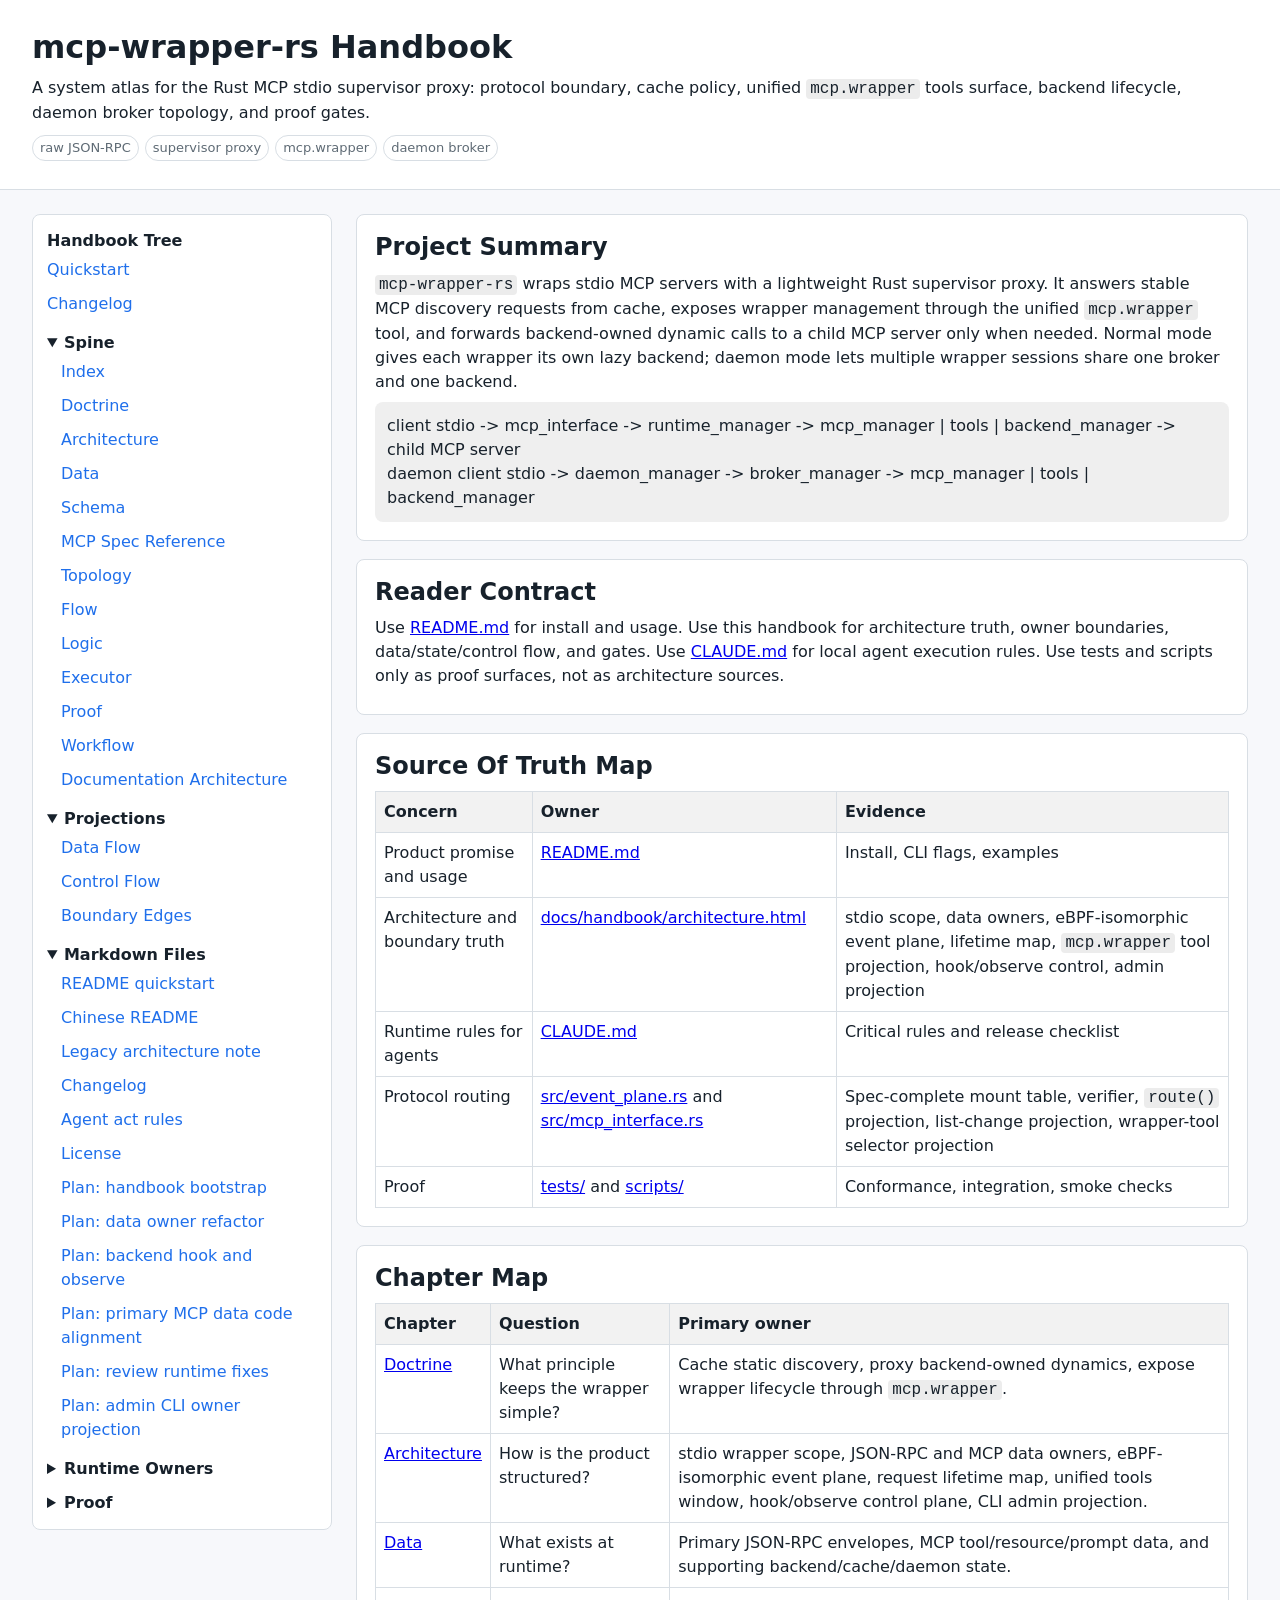
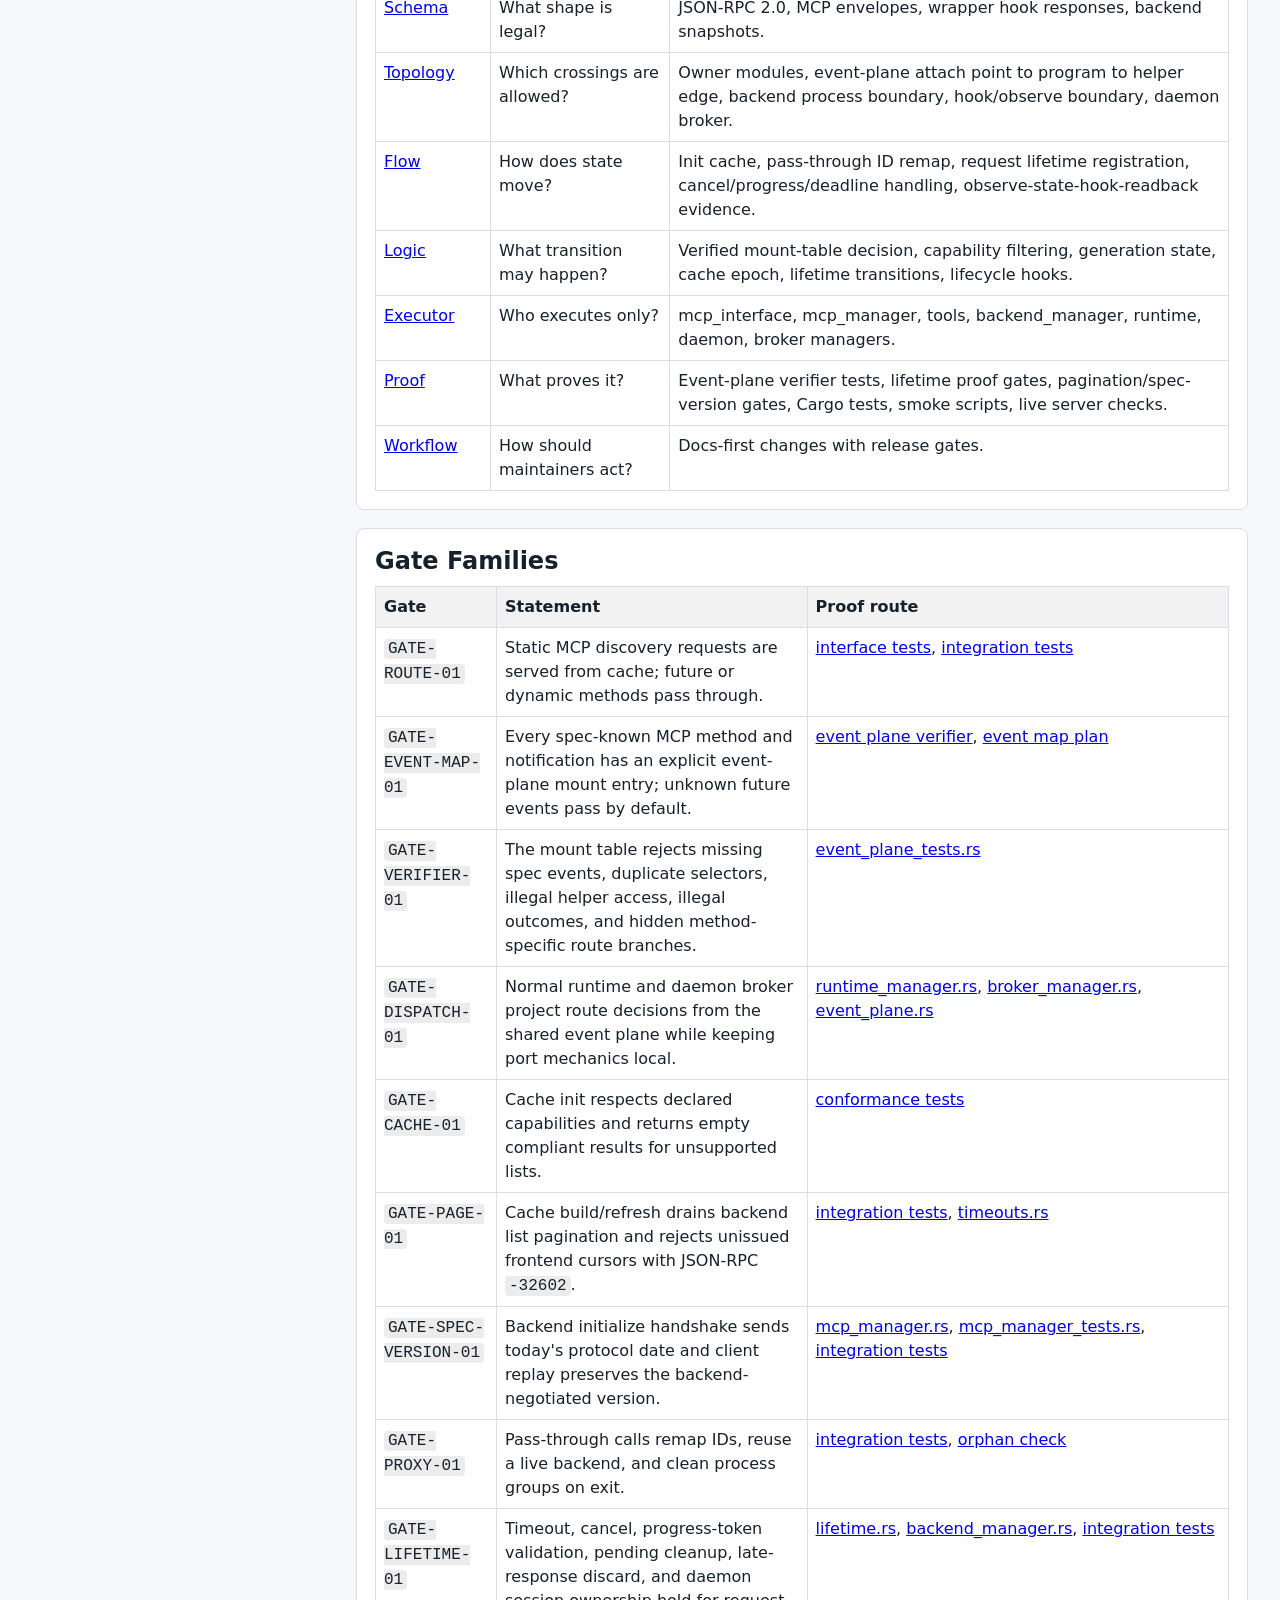
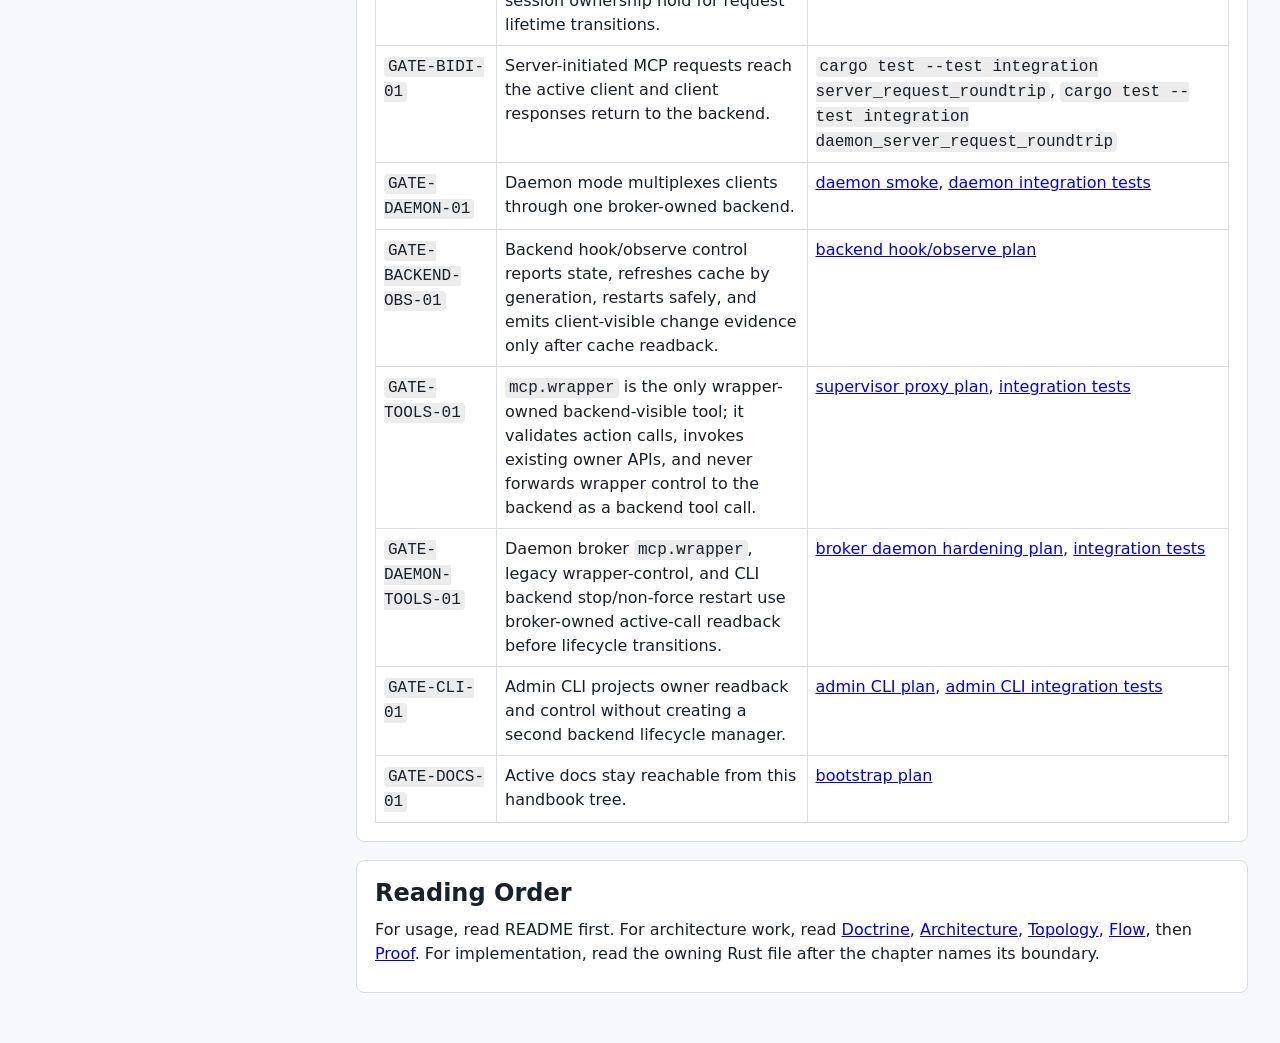
<file: docs/handbook/index.html>
<!doctype html>
<html lang="en">
<head>
  <meta charset="utf-8">
  <meta name="viewport" content="width=device-width, initial-scale=1">
  <title>mcp-wrapper-rs Handbook</title>
  <style>
    :root { color-scheme: light dark; --fg:#17212b; --muted:#5f6b75; --bg:#f7f8fb; --panel:#fff; --line:#d8dee4; --accent:#1f6feb; --ok:#1a7f37; --warn:#9a6700; }
    @media (prefers-color-scheme: dark) { :root { --fg:#e6edf3; --muted:#9da7b1; --bg:#0d1117; --panel:#161b22; --line:#30363d; --accent:#58a6ff; --ok:#3fb950; --warn:#d29922; } }
    * { box-sizing: border-box; }
    body { margin:0; font:16px/1.5 system-ui, sans-serif; color:var(--fg); background:var(--bg); }
    header { padding:28px 32px 18px; border-bottom:1px solid var(--line); background:var(--panel); }
    main { display:grid; grid-template-columns:300px minmax(0,1fr); gap:24px; padding:24px 32px 48px; }
    nav { position:sticky; top:16px; align-self:start; border:1px solid var(--line); border-radius:8px; padding:14px; background:var(--panel); }
    nav a { display:block; padding:5px 0; color:var(--accent); text-decoration:none; }
    nav details { margin:10px 0 0; }
    nav summary { cursor:pointer; font-weight:700; }
    nav details a { padding-left:14px; }
    section { margin:0 0 18px; border:1px solid var(--line); border-radius:8px; padding:18px; background:var(--panel); }
    h1, h2, h3 { margin:0 0 10px; line-height:1.2; }
    p { margin:8px 0; }
    code { padding:1px 4px; border-radius:4px; background:rgba(127,127,127,.15); }
    table { width:100%; border-collapse:collapse; margin-top:8px; }
    th, td { border:1px solid var(--line); padding:8px; text-align:left; vertical-align:top; }
    th { background:rgba(127,127,127,.10); }
    .tag { display:inline-block; margin:2px 6px 2px 0; padding:2px 7px; border:1px solid var(--line); border-radius:999px; color:var(--muted); font-size:13px; }
    .flow { white-space:pre-wrap; padding:12px; border-radius:8px; background:rgba(127,127,127,.12); overflow:auto; }
    @media (max-width:800px) { main { display:block; padding:16px; } nav { position:static; margin-bottom:16px; } header { padding:22px 16px; } }
  </style>
</head>
<body>
  <header>
    <h1>mcp-wrapper-rs Handbook</h1>
    <p>A system atlas for the Rust MCP stdio supervisor proxy: protocol boundary, cache policy, unified <code>mcp.wrapper</code> tools surface, backend lifecycle, daemon broker topology, and proof gates.</p>
    <p><span class="tag">raw JSON-RPC</span><span class="tag">supervisor proxy</span><span class="tag">mcp.wrapper</span><span class="tag">daemon broker</span></p>
  </header>
  <main>
    <nav aria-label="Handbook navigation">
      <strong>Handbook Tree</strong>
      <a href="../../README.md">Quickstart</a>
      <a href="../../CHANGELOG.md">Changelog</a>
      <details open>
        <summary>Spine</summary>
        <a href="index.html">Index</a>
        <a href="doctrine.html">Doctrine</a>
        <a href="architecture.html">Architecture</a>
        <a href="data.html">Data</a>
        <a href="schema.html">Schema</a>
        <a href="mcp-spec.html">MCP Spec Reference</a>
        <a href="topology.html">Topology</a>
        <a href="flow.html">Flow</a>
        <a href="logic.html">Logic</a>
        <a href="executor.html">Executor</a>
        <a href="proof.html">Proof</a>
        <a href="workflow.html">Workflow</a>
        <a href="documentation-architecture.html">Documentation Architecture</a>
      </details>
      <details open>
        <summary>Projections</summary>
        <a href="../../artifacts/flowgraph/data-flow.mmd">Data Flow</a>
        <a href="../../artifacts/flowgraph/control-flow.mmd">Control Flow</a>
        <a href="../../artifacts/flowgraph/boundary-edges.json">Boundary Edges</a>
      </details>
      <details open>
        <summary>Markdown Files</summary>
        <a href="../../README.md">README quickstart</a>
        <a href="../../README-zh.md">Chinese README</a>
        <a href="../../ARCHITECTURE.md">Legacy architecture note</a>
        <a href="../../CHANGELOG.md">Changelog</a>
        <a href="../../CLAUDE.md">Agent act rules</a>
        <a href="../../LICENSE">License</a>
        <a href="../plan/2026-05-28-handbook-bootstrap.md">Plan: handbook bootstrap</a>
        <a href="../plan/2026-05-28-data-owner-refactor.md">Plan: data owner refactor</a>
        <a href="../plan/2026-05-28-backend-hook-observe.md">Plan: backend hook and observe</a>
        <a href="../plan/2026-05-28-primary-mcp-data-code-alignment.md">Plan: primary MCP data code alignment</a>
        <a href="../plan/2026-05-28-review-runtime-fixes.md">Plan: review runtime fixes</a>
        <a href="../plan/2026-05-28-admin-cli-owner-projection.md">Plan: admin CLI owner projection</a>
      </details>
      <details>
        <summary>Runtime Owners</summary>
        <a href="../../src/mcp_interface.rs">mcp_interface.rs</a>
        <a href="../../src/mcp_manager.rs">mcp_manager.rs</a>
        <a href="../../src/backend_manager.rs">backend_manager.rs</a>
        <a href="../../src/runtime_manager.rs">runtime_manager.rs</a>
        <a href="../../src/daemon_manager.rs">daemon_manager.rs</a>
        <a href="../../src/broker_manager.rs">broker_manager.rs</a>
        <a href="../../src/tools/mod.rs">tools</a>
        <a href="../../src/logging.rs">logging.rs</a>
        <a href="../../src/main.rs">main.rs</a>
      </details>
      <details>
        <summary>Proof</summary>
        <a href="../../tests/conformance.rs">Conformance tests</a>
        <a href="../../tests/integration.rs">Integration tests</a>
        <a href="../../scripts/test-all.sh">Full smoke script</a>
        <a href="../../scripts/test-daemon.sh">Daemon smoke script</a>
      </details>
    </nav>
    <div>
      <section id="summary">
        <h2>Project Summary</h2>
        <p><code>mcp-wrapper-rs</code> wraps stdio MCP servers with a lightweight Rust supervisor proxy. It answers stable MCP discovery requests from cache, exposes wrapper management through the unified <code>mcp.wrapper</code> tool, and forwards backend-owned dynamic calls to a child MCP server only when needed. Normal mode gives each wrapper its own lazy backend; daemon mode lets multiple wrapper sessions share one broker and one backend.</p>
        <div class="flow">client stdio -> mcp_interface -> runtime_manager -> mcp_manager | tools | backend_manager -> child MCP server
daemon client stdio -> daemon_manager -> broker_manager -> mcp_manager | tools | backend_manager</div>
      </section>
      <section id="reader-contract">
        <h2>Reader Contract</h2>
        <p>Use <a href="../../README.md">README.md</a> for install and usage. Use this handbook for architecture truth, owner boundaries, data/state/control flow, and gates. Use <a href="../../CLAUDE.md">CLAUDE.md</a> for local agent execution rules. Use tests and scripts only as proof surfaces, not as architecture sources.</p>
      </section>
      <section id="source-map">
        <h2>Source Of Truth Map</h2>
        <table>
          <tr><th>Concern</th><th>Owner</th><th>Evidence</th></tr>
          <tr><td>Product promise and usage</td><td><a href="../../README.md">README.md</a></td><td>Install, CLI flags, examples</td></tr>
          <tr><td>Architecture and boundary truth</td><td><a href="architecture.html">docs/handbook/architecture.html</a></td><td>stdio scope, data owners, eBPF-isomorphic event plane, lifetime map, <code>mcp.wrapper</code> tool projection, hook/observe control, admin projection</td></tr>
          <tr><td>Runtime rules for agents</td><td><a href="../../CLAUDE.md">CLAUDE.md</a></td><td>Critical rules and release checklist</td></tr>
          <tr><td>Protocol routing</td><td><a href="../../src/event_plane.rs">src/event_plane.rs</a> and <a href="../../src/mcp_interface.rs">src/mcp_interface.rs</a></td><td>Spec-complete mount table, verifier, <code>route()</code> projection, list-change projection, wrapper-tool selector projection</td></tr>
          <tr><td>Proof</td><td><a href="../../tests/integration.rs">tests/</a> and <a href="../../scripts/test-all.sh">scripts/</a></td><td>Conformance, integration, smoke checks</td></tr>
        </table>
      </section>
      <section id="chapter-map">
        <h2>Chapter Map</h2>
        <table>
          <tr><th>Chapter</th><th>Question</th><th>Primary owner</th></tr>
          <tr><td><a href="doctrine.html">Doctrine</a></td><td>What principle keeps the wrapper simple?</td><td>Cache static discovery, proxy backend-owned dynamics, expose wrapper lifecycle through <code>mcp.wrapper</code>.</td></tr>
          <tr><td><a href="architecture.html">Architecture</a></td><td>How is the product structured?</td><td>stdio wrapper scope, JSON-RPC and MCP data owners, eBPF-isomorphic event plane, request lifetime map, unified tools window, hook/observe control plane, CLI admin projection.</td></tr>
          <tr><td><a href="data.html">Data</a></td><td>What exists at runtime?</td><td>Primary JSON-RPC envelopes, MCP tool/resource/prompt data, and supporting backend/cache/daemon state.</td></tr>
          <tr><td><a href="schema.html">Schema</a></td><td>What shape is legal?</td><td>JSON-RPC 2.0, MCP envelopes, wrapper hook responses, backend snapshots.</td></tr>
          <tr><td><a href="topology.html">Topology</a></td><td>Which crossings are allowed?</td><td>Owner modules, event-plane attach point to program to helper edge, backend process boundary, hook/observe boundary, daemon broker.</td></tr>
          <tr><td><a href="flow.html">Flow</a></td><td>How does state move?</td><td>Init cache, pass-through ID remap, request lifetime registration, cancel/progress/deadline handling, observe-state-hook-readback evidence.</td></tr>
          <tr><td><a href="logic.html">Logic</a></td><td>What transition may happen?</td><td>Verified mount-table decision, capability filtering, generation state, cache epoch, lifetime transitions, lifecycle hooks.</td></tr>
          <tr><td><a href="executor.html">Executor</a></td><td>Who executes only?</td><td>mcp_interface, mcp_manager, tools, backend_manager, runtime, daemon, broker managers.</td></tr>
          <tr><td><a href="proof.html">Proof</a></td><td>What proves it?</td><td>Event-plane verifier tests, lifetime proof gates, pagination/spec-version gates, Cargo tests, smoke scripts, live server checks.</td></tr>
          <tr><td><a href="workflow.html">Workflow</a></td><td>How should maintainers act?</td><td>Docs-first changes with release gates.</td></tr>
        </table>
      </section>
      <section id="gate-families">
        <h2>Gate Families</h2>
        <table>
          <tr><th>Gate</th><th>Statement</th><th>Proof route</th></tr>
          <tr><td><code>GATE-ROUTE-01</code></td><td>Static MCP discovery requests are served from cache; future or dynamic methods pass through.</td><td><a href="../../src/mcp_interface.rs">interface tests</a>, <a href="../../tests/integration.rs">integration tests</a></td></tr>
          <tr><td><code>GATE-EVENT-MAP-01</code></td><td>Every spec-known MCP method and notification has an explicit event-plane mount entry; unknown future events pass by default.</td><td><a href="../../src/event_plane.rs">event plane verifier</a>, <a href="../plan/2026-06-22-ebpf-event-map.md">event map plan</a></td></tr>
          <tr><td><code>GATE-VERIFIER-01</code></td><td>The mount table rejects missing spec events, duplicate selectors, illegal helper access, illegal outcomes, and hidden method-specific route branches.</td><td><a href="../../src/event_plane_tests.rs">event_plane_tests.rs</a></td></tr>
          <tr><td><code>GATE-DISPATCH-01</code></td><td>Normal runtime and daemon broker project route decisions from the shared event plane while keeping port mechanics local.</td><td><a href="../../src/runtime_manager.rs">runtime_manager.rs</a>, <a href="../../src/broker_manager.rs">broker_manager.rs</a>, <a href="../../src/event_plane.rs">event_plane.rs</a></td></tr>
          <tr><td><code>GATE-CACHE-01</code></td><td>Cache init respects declared capabilities and returns empty compliant results for unsupported lists.</td><td><a href="../../tests/conformance.rs">conformance tests</a></td></tr>
          <tr><td><code>GATE-PAGE-01</code></td><td>Cache build/refresh drains backend list pagination and rejects unissued frontend cursors with JSON-RPC <code>-32602</code>.</td><td><a href="../../tests/integration.rs">integration tests</a>, <a href="../../src/timeouts.rs">timeouts.rs</a></td></tr>
          <tr><td><code>GATE-SPEC-VERSION-01</code></td><td>Backend initialize handshake sends today's protocol date and client replay preserves the backend-negotiated version.</td><td><a href="../../src/mcp_manager.rs">mcp_manager.rs</a>, <a href="../../src/mcp_manager_tests.rs">mcp_manager_tests.rs</a>, <a href="../../tests/integration.rs">integration tests</a></td></tr>
          <tr><td><code>GATE-PROXY-01</code></td><td>Pass-through calls remap IDs, reuse a live backend, and clean process groups on exit.</td><td><a href="../../tests/integration.rs">integration tests</a>, <a href="../../tests/check_orphans.py">orphan check</a></td></tr>
          <tr><td><code>GATE-LIFETIME-01</code></td><td>Timeout, cancel, progress-token validation, pending cleanup, late-response discard, and daemon session ownership hold for request lifetime transitions.</td><td><a href="../../src/lifetime.rs">lifetime.rs</a>, <a href="../../src/backend_manager.rs">backend_manager.rs</a>, <a href="../../tests/integration.rs">integration tests</a></td></tr>
          <tr><td><code>GATE-BIDI-01</code></td><td>Server-initiated MCP requests reach the active client and client responses return to the backend.</td><td><code>cargo test --test integration server_request_roundtrip</code>, <code>cargo test --test integration daemon_server_request_roundtrip</code></td></tr>
          <tr><td><code>GATE-DAEMON-01</code></td><td>Daemon mode multiplexes clients through one broker-owned backend.</td><td><a href="../../scripts/test-daemon.sh">daemon smoke</a>, <a href="../../tests/integration.rs">daemon integration tests</a></td></tr>
          <tr><td><code>GATE-BACKEND-OBS-01</code></td><td>Backend hook/observe control reports state, refreshes cache by generation, restarts safely, and emits client-visible change evidence only after cache readback.</td><td><a href="../plan/2026-05-28-backend-hook-observe.md">backend hook/observe plan</a></td></tr>
          <tr><td><code>GATE-TOOLS-01</code></td><td><code>mcp.wrapper</code> is the only wrapper-owned backend-visible tool; it validates action calls, invokes existing owner APIs, and never forwards wrapper control to the backend as a backend tool call.</td><td><a href="../plan/2026-06-14-mcp-supervisor-proxy.md">supervisor proxy plan</a>, <a href="../../tests/integration.rs">integration tests</a></td></tr>
          <tr><td><code>GATE-DAEMON-TOOLS-01</code></td><td>Daemon broker <code>mcp.wrapper</code>, legacy wrapper-control, and CLI backend stop/non-force restart use broker-owned active-call readback before lifecycle transitions.</td><td><a href="../plan/2026-06-14-broker-daemon-wrapper-hardening.md">broker daemon hardening plan</a>, <a href="../../tests/integration.rs">integration tests</a></td></tr>
          <tr><td><code>GATE-CLI-01</code></td><td>Admin CLI projects owner readback and control without creating a second backend lifecycle manager.</td><td><a href="../plan/2026-05-28-admin-cli-owner-projection.md">admin CLI plan</a>, <a href="../../tests/integration.rs">admin CLI integration tests</a></td></tr>
          <tr><td><code>GATE-DOCS-01</code></td><td>Active docs stay reachable from this handbook tree.</td><td><a href="../plan/2026-05-28-handbook-bootstrap.md">bootstrap plan</a></td></tr>
        </table>
      </section>
      <section id="reading-order">
        <h2>Reading Order</h2>
        <p>For usage, read README first. For architecture work, read <a href="doctrine.html">Doctrine</a>, <a href="architecture.html">Architecture</a>, <a href="topology.html">Topology</a>, <a href="flow.html">Flow</a>, then <a href="proof.html">Proof</a>. For implementation, read the owning Rust file after the chapter names its boundary.</p>
      </section>
    </div>
  </main>
</body>
</html>
</file>
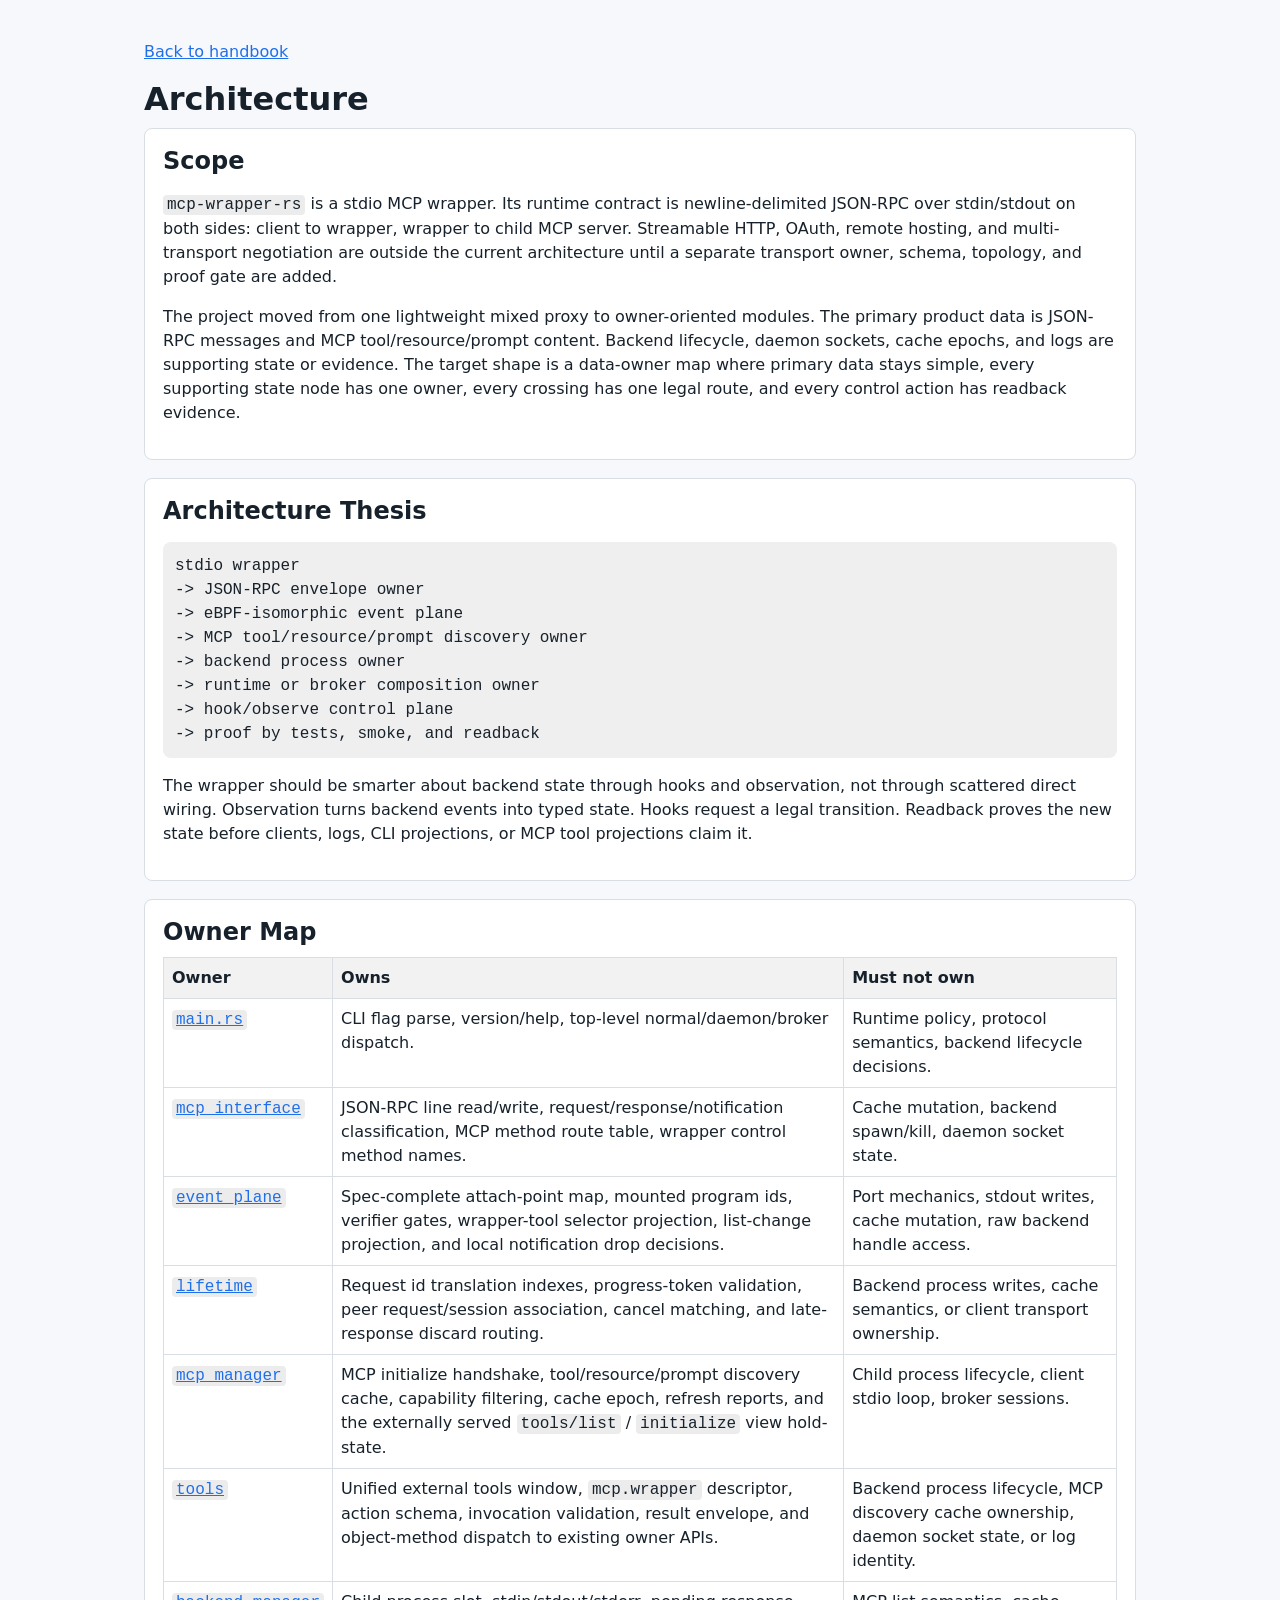
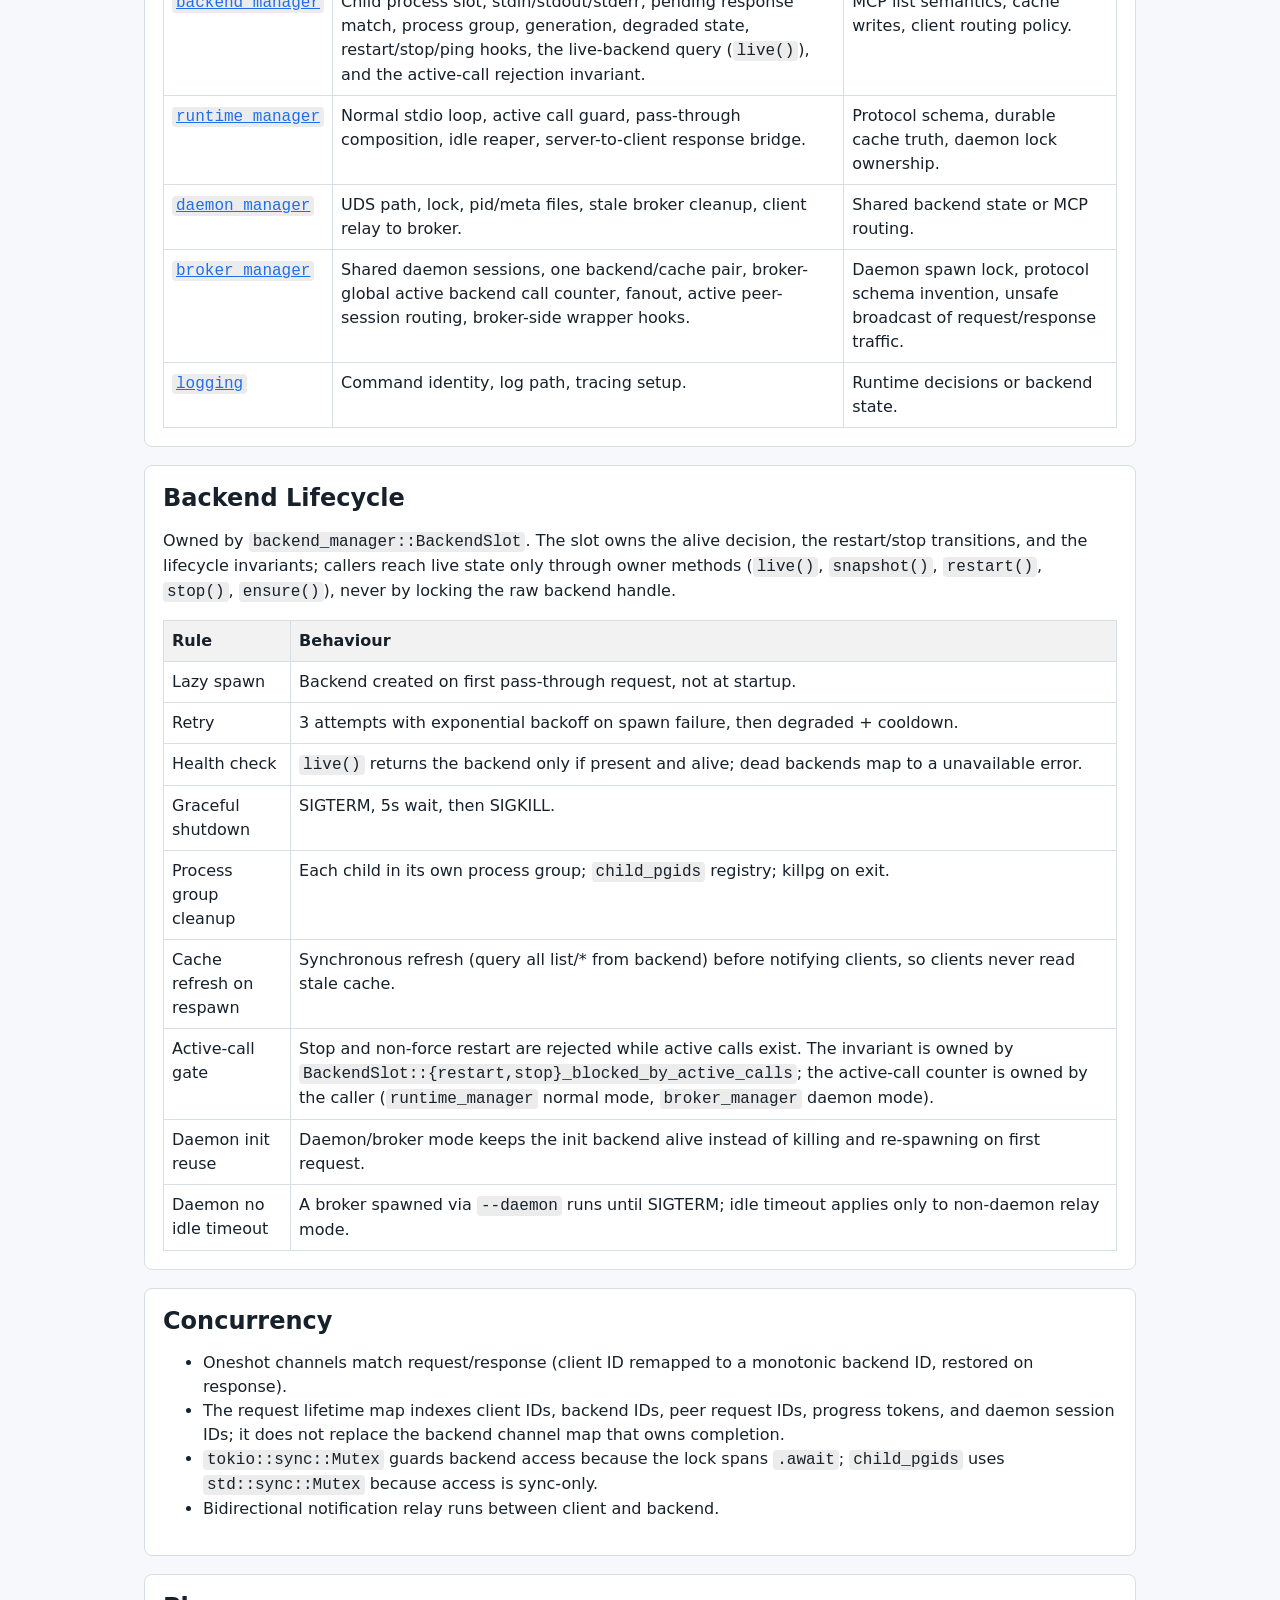
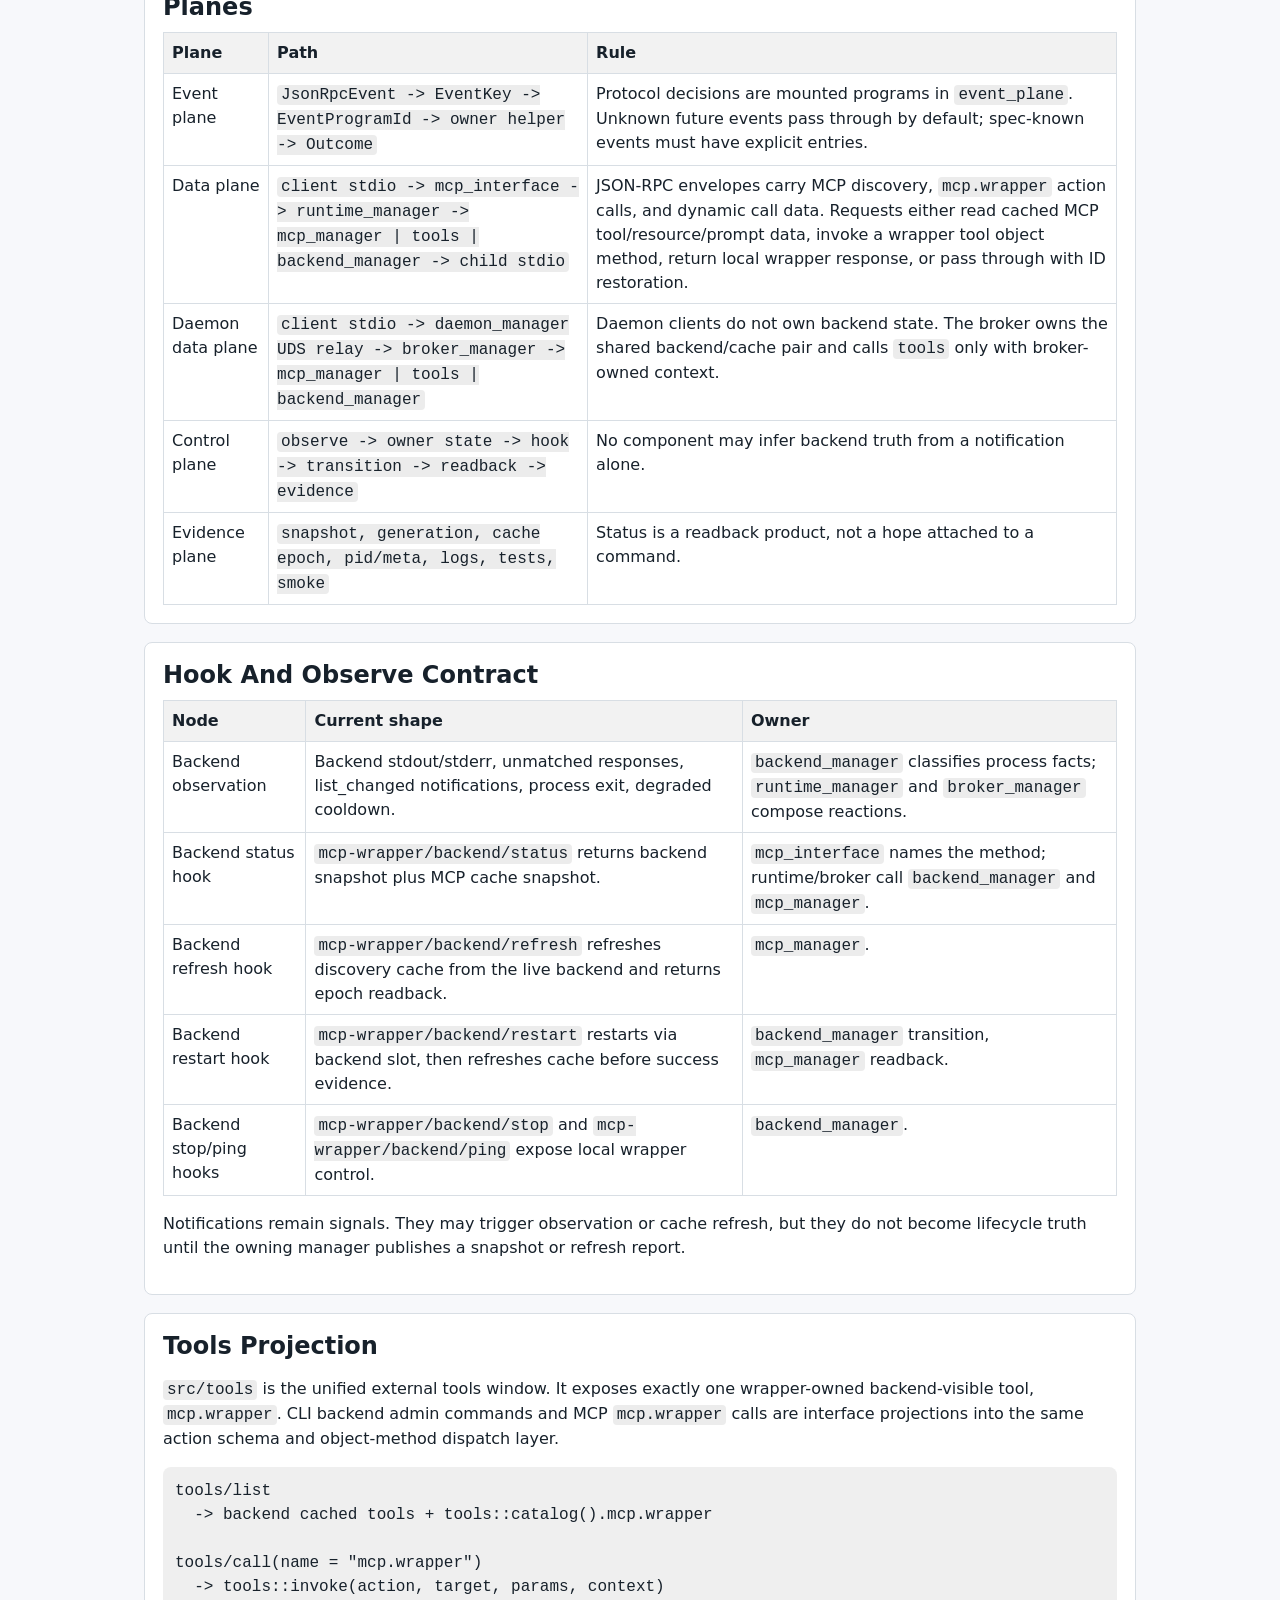
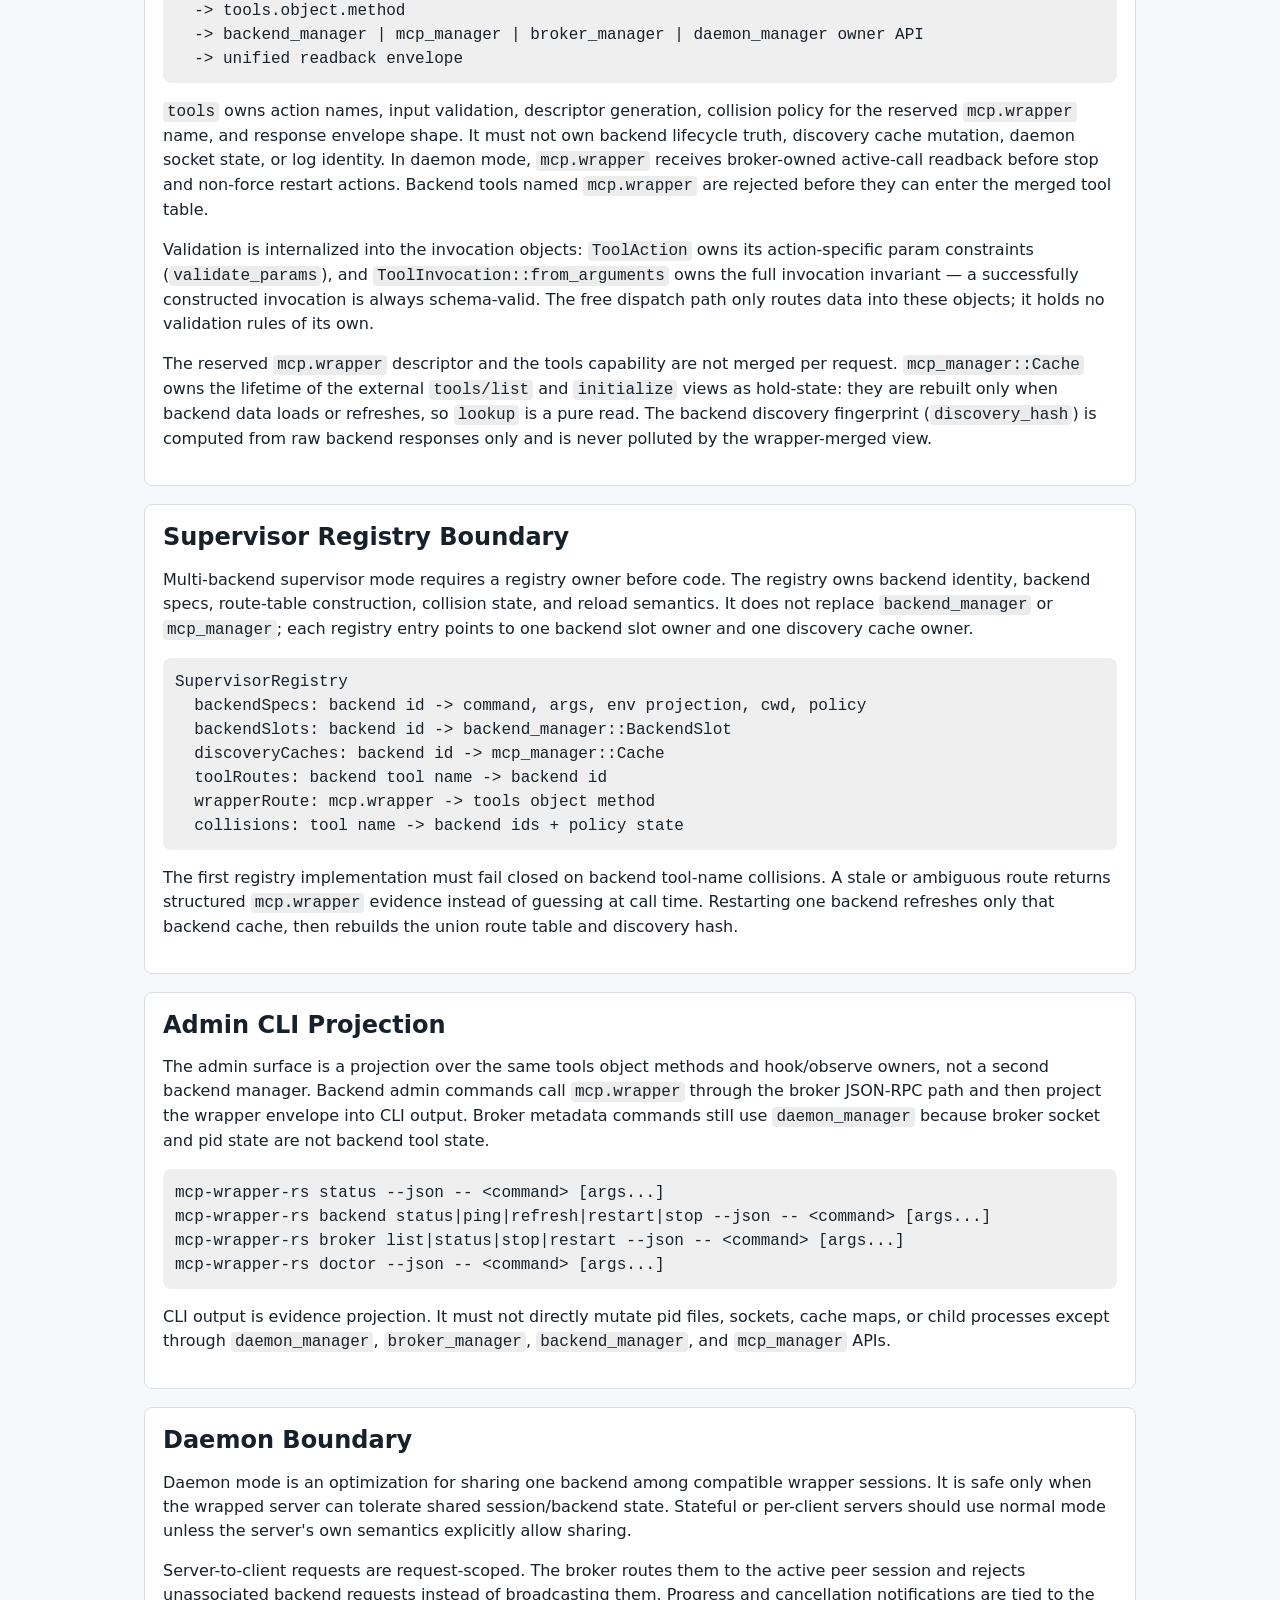
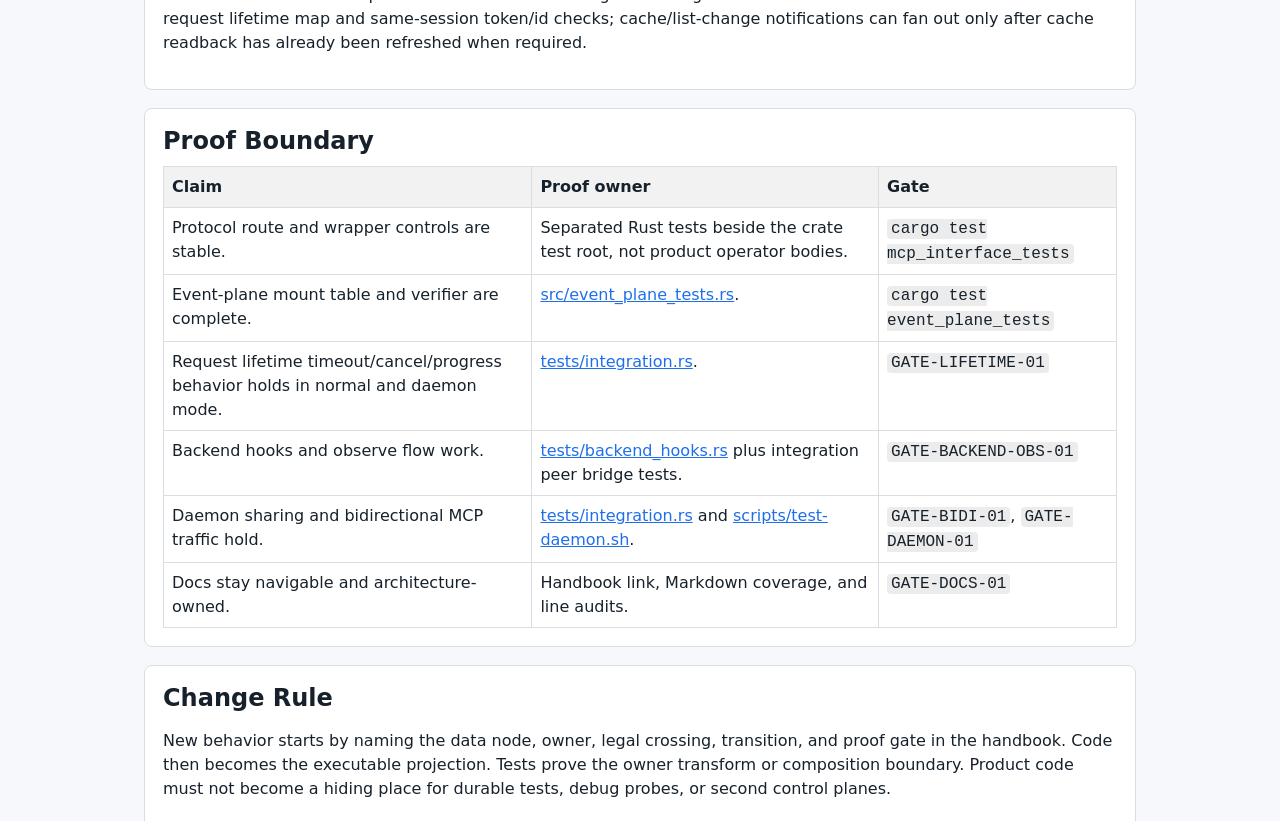
<file: docs/handbook/architecture.html>
<!doctype html>
<html lang="en"><head><meta charset="utf-8"><meta name="viewport" content="width=device-width, initial-scale=1"><title>Architecture</title><link rel="stylesheet" href="style.css"></head>
<body><main>
<p><a href="index.html">Back to handbook</a></p>
<h1>Architecture</h1>
<section>
  <h2>Scope</h2>
  <p><code>mcp-wrapper-rs</code> is a stdio MCP wrapper. Its runtime contract is newline-delimited JSON-RPC over stdin/stdout on both sides: client to wrapper, wrapper to child MCP server. Streamable HTTP, OAuth, remote hosting, and multi-transport negotiation are outside the current architecture until a separate transport owner, schema, topology, and proof gate are added.</p>
  <p>The project moved from one lightweight mixed proxy to owner-oriented modules. The primary product data is JSON-RPC messages and MCP tool/resource/prompt content. Backend lifecycle, daemon sockets, cache epochs, and logs are supporting state or evidence. The target shape is a data-owner map where primary data stays simple, every supporting state node has one owner, every crossing has one legal route, and every control action has readback evidence.</p>
</section>
<section>
  <h2>Architecture Thesis</h2>
  <pre>stdio wrapper
-> JSON-RPC envelope owner
-> eBPF-isomorphic event plane
-> MCP tool/resource/prompt discovery owner
-> backend process owner
-> runtime or broker composition owner
-> hook/observe control plane
-> proof by tests, smoke, and readback</pre>
  <p>The wrapper should be smarter about backend state through hooks and observation, not through scattered direct wiring. Observation turns backend events into typed state. Hooks request a legal transition. Readback proves the new state before clients, logs, CLI projections, or MCP tool projections claim it.</p>
</section>
<section>
  <h2>Owner Map</h2>
  <table>
    <tr><th>Owner</th><th>Owns</th><th>Must not own</th></tr>
    <tr><td><a href="../../src/main.rs"><code>main.rs</code></a></td><td>CLI flag parse, version/help, top-level normal/daemon/broker dispatch.</td><td>Runtime policy, protocol semantics, backend lifecycle decisions.</td></tr>
    <tr><td><a href="../../src/mcp_interface.rs"><code>mcp_interface</code></a></td><td>JSON-RPC line read/write, request/response/notification classification, MCP method route table, wrapper control method names.</td><td>Cache mutation, backend spawn/kill, daemon socket state.</td></tr>
    <tr><td><a href="../../src/event_plane.rs"><code>event_plane</code></a></td><td>Spec-complete attach-point map, mounted program ids, verifier gates, wrapper-tool selector projection, list-change projection, and local notification drop decisions.</td><td>Port mechanics, stdout writes, cache mutation, raw backend handle access.</td></tr>
    <tr><td><a href="../../src/lifetime.rs"><code>lifetime</code></a></td><td>Request id translation indexes, progress-token validation, peer request/session association, cancel matching, and late-response discard routing.</td><td>Backend process writes, cache semantics, or client transport ownership.</td></tr>
    <tr><td><a href="../../src/mcp_manager.rs"><code>mcp_manager</code></a></td><td>MCP initialize handshake, tool/resource/prompt discovery cache, capability filtering, cache epoch, refresh reports, and the externally served <code>tools/list</code> / <code>initialize</code> view hold-state.</td><td>Child process lifecycle, client stdio loop, broker sessions.</td></tr>
    <tr><td><a href="../../src/tools/mod.rs"><code>tools</code></a></td><td>Unified external tools window, <code>mcp.wrapper</code> descriptor, action schema, invocation validation, result envelope, and object-method dispatch to existing owner APIs.</td><td>Backend process lifecycle, MCP discovery cache ownership, daemon socket state, or log identity.</td></tr>
    <tr><td><a href="../../src/backend_manager.rs"><code>backend_manager</code></a></td><td>Child process slot, stdin/stdout/stderr, pending response match, process group, generation, degraded state, restart/stop/ping hooks, the live-backend query (<code>live()</code>), and the active-call rejection invariant.</td><td>MCP list semantics, cache writes, client routing policy.</td></tr>
    <tr><td><a href="../../src/runtime_manager.rs"><code>runtime_manager</code></a></td><td>Normal stdio loop, active call guard, pass-through composition, idle reaper, server-to-client response bridge.</td><td>Protocol schema, durable cache truth, daemon lock ownership.</td></tr>
    <tr><td><a href="../../src/daemon_manager.rs"><code>daemon_manager</code></a></td><td>UDS path, lock, pid/meta files, stale broker cleanup, client relay to broker.</td><td>Shared backend state or MCP routing.</td></tr>
    <tr><td><a href="../../src/broker_manager.rs"><code>broker_manager</code></a></td><td>Shared daemon sessions, one backend/cache pair, broker-global active backend call counter, fanout, active peer-session routing, broker-side wrapper hooks.</td><td>Daemon spawn lock, protocol schema invention, unsafe broadcast of request/response traffic.</td></tr>
    <tr><td><a href="../../src/logging.rs"><code>logging</code></a></td><td>Command identity, log path, tracing setup.</td><td>Runtime decisions or backend state.</td></tr>
  </table>
</section>
<section>
  <h2>Backend Lifecycle</h2>
  <p>Owned by <code>backend_manager::BackendSlot</code>. The slot owns the alive decision, the restart/stop transitions, and the lifecycle invariants; callers reach live state only through owner methods (<code>live()</code>, <code>snapshot()</code>, <code>restart()</code>, <code>stop()</code>, <code>ensure()</code>), never by locking the raw backend handle.</p>
  <table>
    <tr><th>Rule</th><th>Behaviour</th></tr>
    <tr><td>Lazy spawn</td><td>Backend created on first pass-through request, not at startup.</td></tr>
    <tr><td>Retry</td><td>3 attempts with exponential backoff on spawn failure, then degraded + cooldown.</td></tr>
    <tr><td>Health check</td><td><code>live()</code> returns the backend only if present and alive; dead backends map to a unavailable error.</td></tr>
    <tr><td>Graceful shutdown</td><td>SIGTERM, 5s wait, then SIGKILL.</td></tr>
    <tr><td>Process group cleanup</td><td>Each child in its own process group; <code>child_pgids</code> registry; killpg on exit.</td></tr>
    <tr><td>Cache refresh on respawn</td><td>Synchronous refresh (query all list/* from backend) before notifying clients, so clients never read stale cache.</td></tr>
    <tr><td>Active-call gate</td><td>Stop and non-force restart are rejected while active calls exist. The invariant is owned by <code>BackendSlot::{restart,stop}_blocked_by_active_calls</code>; the active-call counter is owned by the caller (<code>runtime_manager</code> normal mode, <code>broker_manager</code> daemon mode).</td></tr>
    <tr><td>Daemon init reuse</td><td>Daemon/broker mode keeps the init backend alive instead of killing and re-spawning on first request.</td></tr>
    <tr><td>Daemon no idle timeout</td><td>A broker spawned via <code>--daemon</code> runs until SIGTERM; idle timeout applies only to non-daemon relay mode.</td></tr>
  </table>
</section>
<section>
  <h2>Concurrency</h2>
  <ul>
    <li>Oneshot channels match request/response (client ID remapped to a monotonic backend ID, restored on response).</li>
    <li>The request lifetime map indexes client IDs, backend IDs, peer request IDs, progress tokens, and daemon session IDs; it does not replace the backend channel map that owns completion.</li>
    <li><code>tokio::sync::Mutex</code> guards backend access because the lock spans <code>.await</code>; <code>child_pgids</code> uses <code>std::sync::Mutex</code> because access is sync-only.</li>
    <li>Bidirectional notification relay runs between client and backend.</li>
  </ul>
</section>
<section>
  <h2>Planes</h2>
  <table>
    <tr><th>Plane</th><th>Path</th><th>Rule</th></tr>
    <tr><td>Event plane</td><td><code>JsonRpcEvent -> EventKey -> EventProgramId -> owner helper -> Outcome</code></td><td>Protocol decisions are mounted programs in <code>event_plane</code>. Unknown future events pass through by default; spec-known events must have explicit entries.</td></tr>
    <tr><td>Data plane</td><td><code>client stdio -> mcp_interface -> runtime_manager -> mcp_manager | tools | backend_manager -> child stdio</code></td><td>JSON-RPC envelopes carry MCP discovery, <code>mcp.wrapper</code> action calls, and dynamic call data. Requests either read cached MCP tool/resource/prompt data, invoke a wrapper tool object method, return local wrapper response, or pass through with ID restoration.</td></tr>
    <tr><td>Daemon data plane</td><td><code>client stdio -> daemon_manager UDS relay -> broker_manager -> mcp_manager | tools | backend_manager</code></td><td>Daemon clients do not own backend state. The broker owns the shared backend/cache pair and calls <code>tools</code> only with broker-owned context.</td></tr>
    <tr><td>Control plane</td><td><code>observe -> owner state -> hook -> transition -> readback -> evidence</code></td><td>No component may infer backend truth from a notification alone.</td></tr>
    <tr><td>Evidence plane</td><td><code>snapshot, generation, cache epoch, pid/meta, logs, tests, smoke</code></td><td>Status is a readback product, not a hope attached to a command.</td></tr>
  </table>
</section>
<section>
  <h2>Hook And Observe Contract</h2>
  <table>
    <tr><th>Node</th><th>Current shape</th><th>Owner</th></tr>
    <tr><td>Backend observation</td><td>Backend stdout/stderr, unmatched responses, list_changed notifications, process exit, degraded cooldown.</td><td><code>backend_manager</code> classifies process facts; <code>runtime_manager</code> and <code>broker_manager</code> compose reactions.</td></tr>
    <tr><td>Backend status hook</td><td><code>mcp-wrapper/backend/status</code> returns backend snapshot plus MCP cache snapshot.</td><td><code>mcp_interface</code> names the method; runtime/broker call <code>backend_manager</code> and <code>mcp_manager</code>.</td></tr>
    <tr><td>Backend refresh hook</td><td><code>mcp-wrapper/backend/refresh</code> refreshes discovery cache from the live backend and returns epoch readback.</td><td><code>mcp_manager</code>.</td></tr>
    <tr><td>Backend restart hook</td><td><code>mcp-wrapper/backend/restart</code> restarts via backend slot, then refreshes cache before success evidence.</td><td><code>backend_manager</code> transition, <code>mcp_manager</code> readback.</td></tr>
    <tr><td>Backend stop/ping hooks</td><td><code>mcp-wrapper/backend/stop</code> and <code>mcp-wrapper/backend/ping</code> expose local wrapper control.</td><td><code>backend_manager</code>.</td></tr>
  </table>
  <p>Notifications remain signals. They may trigger observation or cache refresh, but they do not become lifecycle truth until the owning manager publishes a snapshot or refresh report.</p>
</section>
<section>
  <h2>Tools Projection</h2>
  <p><code>src/tools</code> is the unified external tools window. It exposes exactly one wrapper-owned backend-visible tool, <code>mcp.wrapper</code>. CLI backend admin commands and MCP <code>mcp.wrapper</code> calls are interface projections into the same action schema and object-method dispatch layer.</p>
  <pre>tools/list
  -> backend cached tools + tools::catalog().mcp.wrapper

tools/call(name = "mcp.wrapper")
  -> tools::invoke(action, target, params, context)
  -> tools.object.method
  -> backend_manager | mcp_manager | broker_manager | daemon_manager owner API
  -> unified readback envelope</pre>
  <p><code>tools</code> owns action names, input validation, descriptor generation, collision policy for the reserved <code>mcp.wrapper</code> name, and response envelope shape. It must not own backend lifecycle truth, discovery cache mutation, daemon socket state, or log identity. In daemon mode, <code>mcp.wrapper</code> receives broker-owned active-call readback before stop and non-force restart actions. Backend tools named <code>mcp.wrapper</code> are rejected before they can enter the merged tool table.</p>
  <p>Validation is internalized into the invocation objects: <code>ToolAction</code> owns its action-specific param constraints (<code>validate_params</code>), and <code>ToolInvocation::from_arguments</code> owns the full invocation invariant — a successfully constructed invocation is always schema-valid. The free dispatch path only routes data into these objects; it holds no validation rules of its own.</p>
  <p>The reserved <code>mcp.wrapper</code> descriptor and the tools capability are not merged per request. <code>mcp_manager::Cache</code> owns the lifetime of the external <code>tools/list</code> and <code>initialize</code> views as hold-state: they are rebuilt only when backend data loads or refreshes, so <code>lookup</code> is a pure read. The backend discovery fingerprint (<code>discovery_hash</code>) is computed from raw backend responses only and is never polluted by the wrapper-merged view.</p>
</section>
<section>
  <h2>Supervisor Registry Boundary</h2>
  <p>Multi-backend supervisor mode requires a registry owner before code. The registry owns backend identity, backend specs, route-table construction, collision state, and reload semantics. It does not replace <code>backend_manager</code> or <code>mcp_manager</code>; each registry entry points to one backend slot owner and one discovery cache owner.</p>
  <pre>SupervisorRegistry
  backendSpecs: backend id -> command, args, env projection, cwd, policy
  backendSlots: backend id -> backend_manager::BackendSlot
  discoveryCaches: backend id -> mcp_manager::Cache
  toolRoutes: backend tool name -> backend id
  wrapperRoute: mcp.wrapper -> tools object method
  collisions: tool name -> backend ids + policy state</pre>
  <p>The first registry implementation must fail closed on backend tool-name collisions. A stale or ambiguous route returns structured <code>mcp.wrapper</code> evidence instead of guessing at call time. Restarting one backend refreshes only that backend cache, then rebuilds the union route table and discovery hash.</p>
</section>
<section>
  <h2>Admin CLI Projection</h2>
  <p>The admin surface is a projection over the same tools object methods and hook/observe owners, not a second backend manager. Backend admin commands call <code>mcp.wrapper</code> through the broker JSON-RPC path and then project the wrapper envelope into CLI output. Broker metadata commands still use <code>daemon_manager</code> because broker socket and pid state are not backend tool state.</p>
  <pre>mcp-wrapper-rs status --json -- &lt;command&gt; [args...]
mcp-wrapper-rs backend status|ping|refresh|restart|stop --json -- &lt;command&gt; [args...]
mcp-wrapper-rs broker list|status|stop|restart --json -- &lt;command&gt; [args...]
mcp-wrapper-rs doctor --json -- &lt;command&gt; [args...]</pre>
  <p>CLI output is evidence projection. It must not directly mutate pid files, sockets, cache maps, or child processes except through <code>daemon_manager</code>, <code>broker_manager</code>, <code>backend_manager</code>, and <code>mcp_manager</code> APIs.</p>
</section>
<section>
  <h2>Daemon Boundary</h2>
  <p>Daemon mode is an optimization for sharing one backend among compatible wrapper sessions. It is safe only when the wrapped server can tolerate shared session/backend state. Stateful or per-client servers should use normal mode unless the server's own semantics explicitly allow sharing.</p>
  <p>Server-to-client requests are request-scoped. The broker routes them to the active peer session and rejects unassociated backend requests instead of broadcasting them. Progress and cancellation notifications are tied to the request lifetime map and same-session token/id checks; cache/list-change notifications can fan out only after cache readback has already been refreshed when required.</p>
</section>
<section>
  <h2>Proof Boundary</h2>
  <table>
    <tr><th>Claim</th><th>Proof owner</th><th>Gate</th></tr>
    <tr><td>Protocol route and wrapper controls are stable.</td><td>Separated Rust tests beside the crate test root, not product operator bodies.</td><td><code>cargo test mcp_interface_tests</code></td></tr>
    <tr><td>Event-plane mount table and verifier are complete.</td><td><a href="../../src/event_plane_tests.rs">src/event_plane_tests.rs</a>.</td><td><code>cargo test event_plane_tests</code></td></tr>
    <tr><td>Request lifetime timeout/cancel/progress behavior holds in normal and daemon mode.</td><td><a href="../../tests/integration.rs">tests/integration.rs</a>.</td><td><code>GATE-LIFETIME-01</code></td></tr>
    <tr><td>Backend hooks and observe flow work.</td><td><a href="../../tests/backend_hooks.rs">tests/backend_hooks.rs</a> plus integration peer bridge tests.</td><td><code>GATE-BACKEND-OBS-01</code></td></tr>
    <tr><td>Daemon sharing and bidirectional MCP traffic hold.</td><td><a href="../../tests/integration.rs">tests/integration.rs</a> and <a href="../../scripts/test-daemon.sh">scripts/test-daemon.sh</a>.</td><td><code>GATE-BIDI-01</code>, <code>GATE-DAEMON-01</code></td></tr>
    <tr><td>Docs stay navigable and architecture-owned.</td><td>Handbook link, Markdown coverage, and line audits.</td><td><code>GATE-DOCS-01</code></td></tr>
  </table>
</section>
<section>
  <h2>Change Rule</h2>
  <p>New behavior starts by naming the data node, owner, legal crossing, transition, and proof gate in the handbook. Code then becomes the executable projection. Tests prove the owner transform or composition boundary. Product code must not become a hiding place for durable tests, debug probes, or second control planes.</p>
</section>
</main></body></html>
</file>
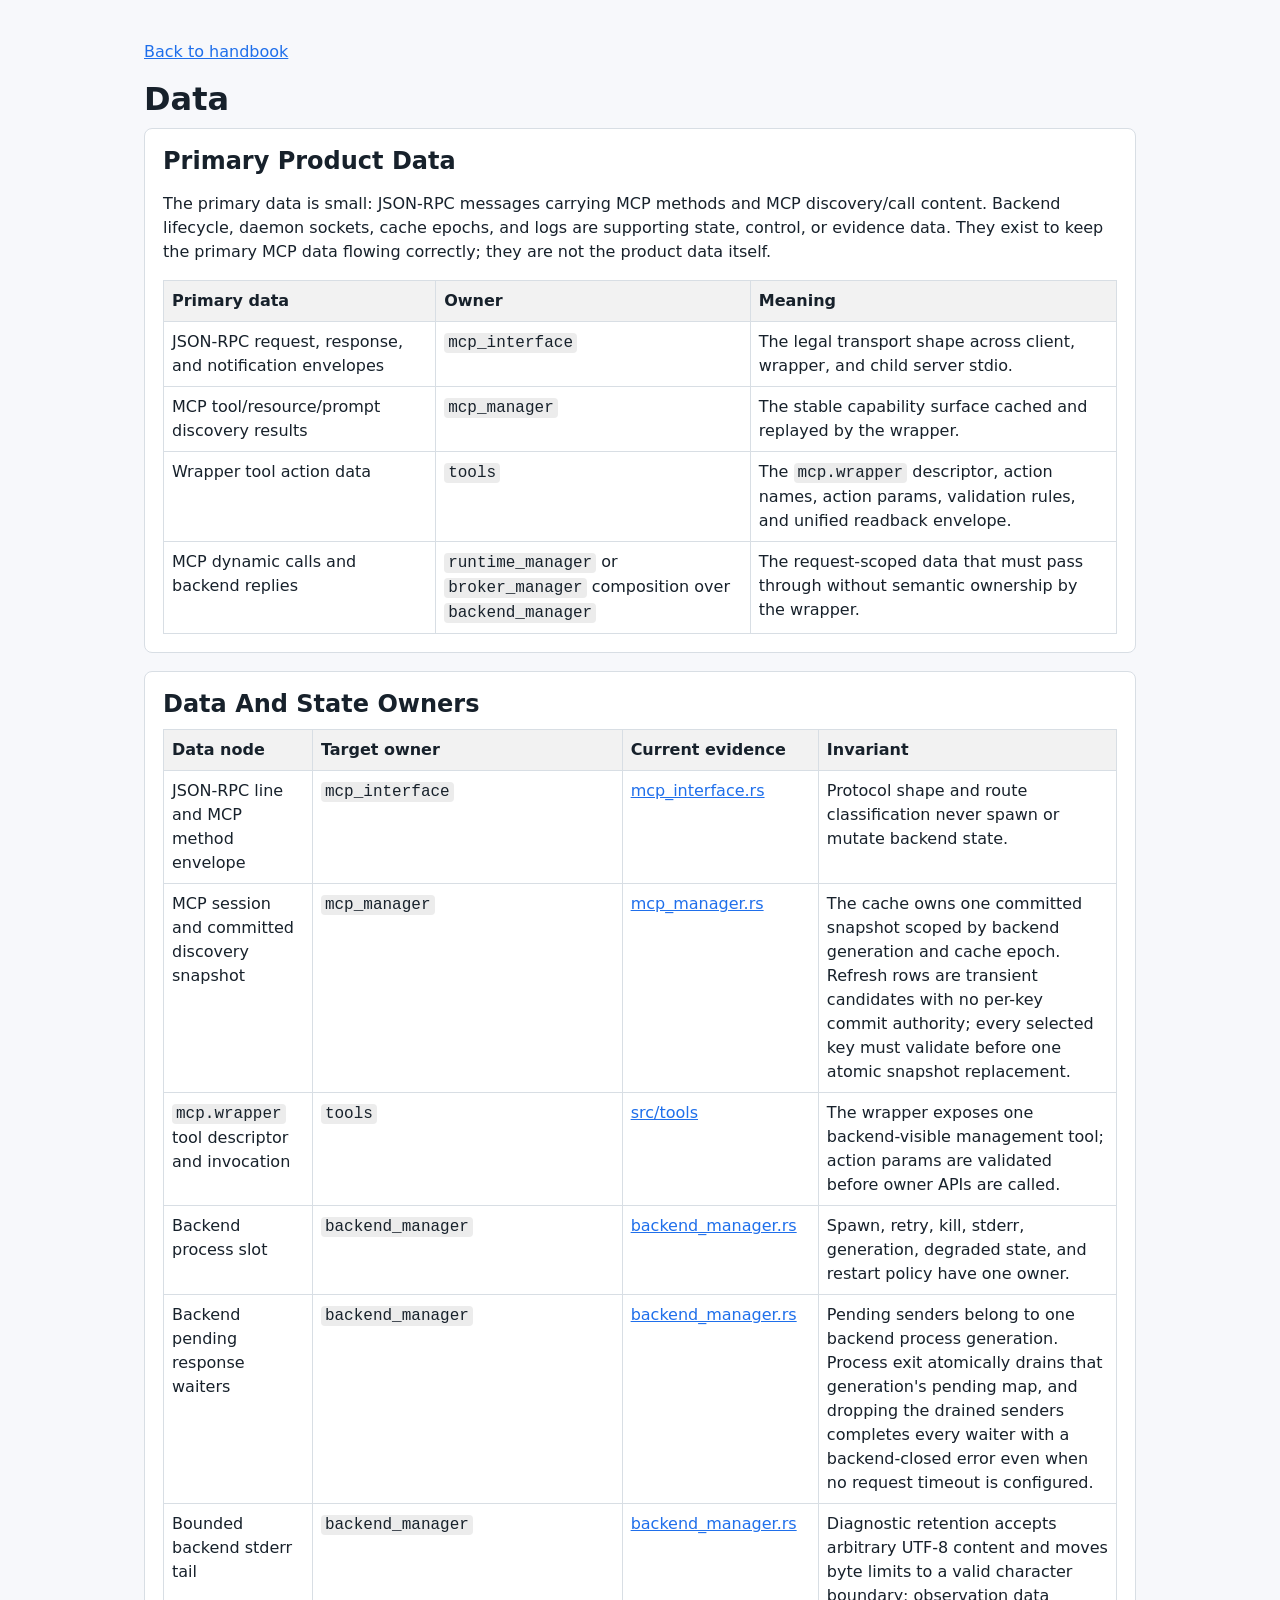
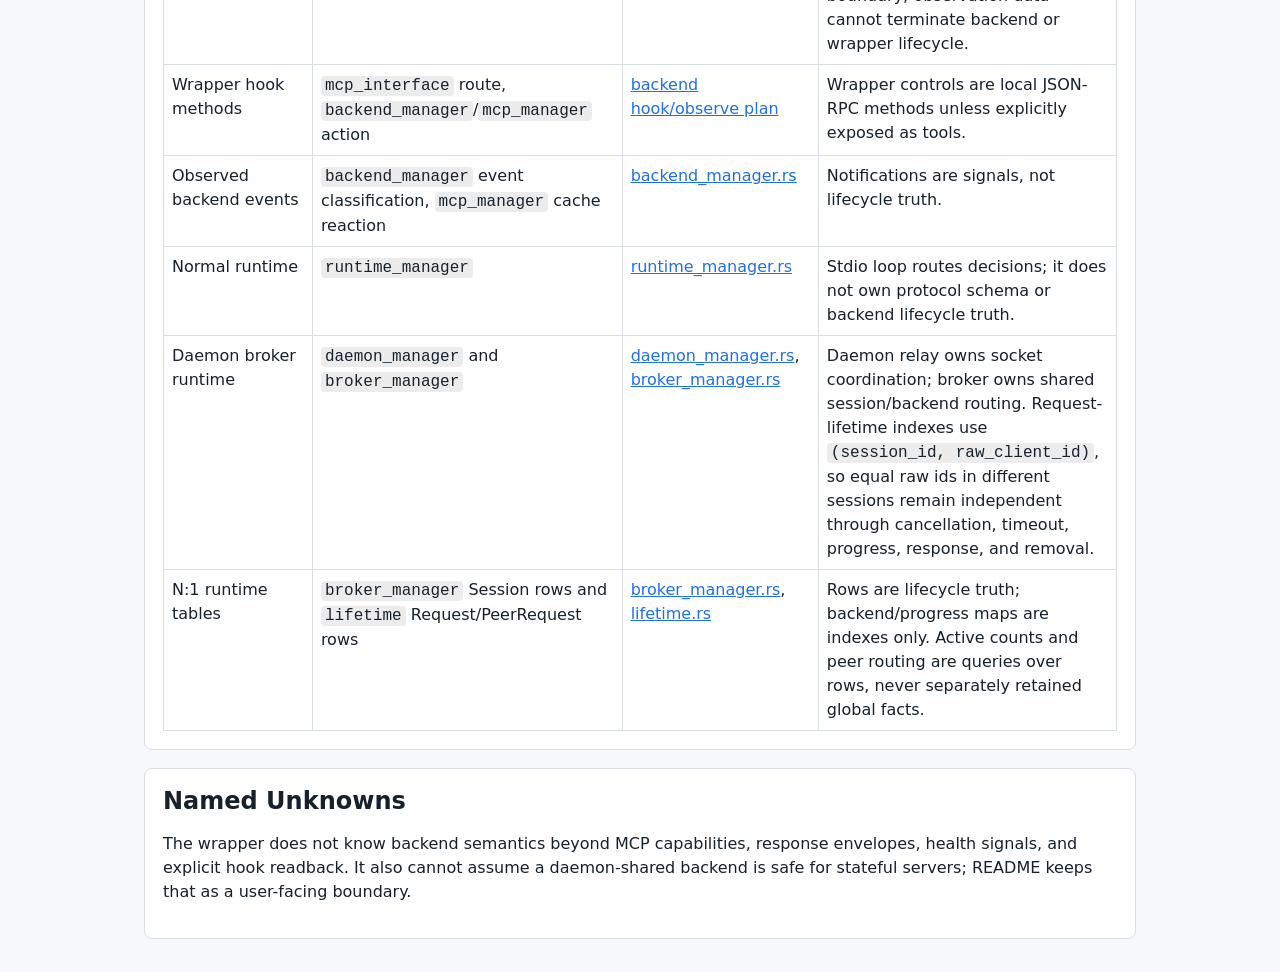
<file: docs/handbook/data.html>
<!doctype html>
<html lang="en"><head><meta charset="utf-8"><meta name="viewport" content="width=device-width, initial-scale=1"><title>Data</title><link rel="stylesheet" href="style.css"></head>
<body><main>
<p><a href="index.html">Back to handbook</a></p>
<h1>Data</h1>
<section>
  <h2>Primary Product Data</h2>
  <p>The primary data is small: JSON-RPC messages carrying MCP methods and MCP discovery/call content. Backend lifecycle, daemon sockets, cache epochs, and logs are supporting state, control, or evidence data. They exist to keep the primary MCP data flowing correctly; they are not the product data itself.</p>
  <table>
    <tr><th>Primary data</th><th>Owner</th><th>Meaning</th></tr>
    <tr><td>JSON-RPC request, response, and notification envelopes</td><td><code>mcp_interface</code></td><td>The legal transport shape across client, wrapper, and child server stdio.</td></tr>
    <tr><td>MCP tool/resource/prompt discovery results</td><td><code>mcp_manager</code></td><td>The stable capability surface cached and replayed by the wrapper.</td></tr>
    <tr><td>Wrapper tool action data</td><td><code>tools</code></td><td>The <code>mcp.wrapper</code> descriptor, action names, action params, validation rules, and unified readback envelope.</td></tr>
    <tr><td>MCP dynamic calls and backend replies</td><td><code>runtime_manager</code> or <code>broker_manager</code> composition over <code>backend_manager</code></td><td>The request-scoped data that must pass through without semantic ownership by the wrapper.</td></tr>
  </table>
</section>
<section>
  <h2>Data And State Owners</h2>
  <table>
    <tr><th>Data node</th><th>Target owner</th><th>Current evidence</th><th>Invariant</th></tr>
    <tr><td>JSON-RPC line and MCP method envelope</td><td><code>mcp_interface</code></td><td><a href="../../src/mcp_interface.rs">mcp_interface.rs</a></td><td>Protocol shape and route classification never spawn or mutate backend state.</td></tr>
    <tr><td>MCP session and committed discovery snapshot</td><td><code>mcp_manager</code></td><td><a href="../../src/mcp_manager.rs">mcp_manager.rs</a></td><td>The cache owns one committed snapshot scoped by backend generation and cache epoch. Refresh rows are transient candidates with no per-key commit authority; every selected key must validate before one atomic snapshot replacement.</td></tr>
    <tr><td><code>mcp.wrapper</code> tool descriptor and invocation</td><td><code>tools</code></td><td><a href="../../src/tools/mod.rs">src/tools</a></td><td>The wrapper exposes one backend-visible management tool; action params are validated before owner APIs are called.</td></tr>
    <tr><td>Backend process slot</td><td><code>backend_manager</code></td><td><a href="../../src/backend_manager.rs">backend_manager.rs</a></td><td>Spawn, retry, kill, stderr, generation, degraded state, and restart policy have one owner.</td></tr>
    <tr><td>Backend pending response waiters</td><td><code>backend_manager</code></td><td><a href="../../src/backend_manager.rs">backend_manager.rs</a></td><td>Pending senders belong to one backend process generation. Process exit atomically drains that generation's pending map, and dropping the drained senders completes every waiter with a backend-closed error even when no request timeout is configured.</td></tr>
    <tr><td>Bounded backend stderr tail</td><td><code>backend_manager</code></td><td><a href="../../src/backend_manager.rs">backend_manager.rs</a></td><td>Diagnostic retention accepts arbitrary UTF-8 content and moves byte limits to a valid character boundary; observation data cannot terminate backend or wrapper lifecycle.</td></tr>
    <tr><td>Wrapper hook methods</td><td><code>mcp_interface</code> route, <code>backend_manager</code>/<code>mcp_manager</code> action</td><td><a href="../plan/2026-05-28-backend-hook-observe.md">backend hook/observe plan</a></td><td>Wrapper controls are local JSON-RPC methods unless explicitly exposed as tools.</td></tr>
    <tr><td>Observed backend events</td><td><code>backend_manager</code> event classification, <code>mcp_manager</code> cache reaction</td><td><a href="../../src/backend_manager.rs">backend_manager.rs</a></td><td>Notifications are signals, not lifecycle truth.</td></tr>
    <tr><td>Normal runtime</td><td><code>runtime_manager</code></td><td><a href="../../src/runtime_manager.rs">runtime_manager.rs</a></td><td>Stdio loop routes decisions; it does not own protocol schema or backend lifecycle truth.</td></tr>
    <tr><td>Daemon broker runtime</td><td><code>daemon_manager</code> and <code>broker_manager</code></td><td><a href="../../src/daemon_manager.rs">daemon_manager.rs</a>, <a href="../../src/broker_manager.rs">broker_manager.rs</a></td><td>Daemon relay owns socket coordination; broker owns shared session/backend routing. Request-lifetime indexes use <code>(session_id, raw_client_id)</code>, so equal raw ids in different sessions remain independent through cancellation, timeout, progress, response, and removal.</td></tr>
    <tr><td>N:1 runtime tables</td><td><code>broker_manager</code> Session rows and <code>lifetime</code> Request/PeerRequest rows</td><td><a href="../../src/broker_manager.rs">broker_manager.rs</a>, <a href="../../src/lifetime.rs">lifetime.rs</a></td><td>Rows are lifecycle truth; backend/progress maps are indexes only. Active counts and peer routing are queries over rows, never separately retained global facts.</td></tr>
  </table>
</section>
<section>
  <h2>Named Unknowns</h2>
  <p>The wrapper does not know backend semantics beyond MCP capabilities, response envelopes, health signals, and explicit hook readback. It also cannot assume a daemon-shared backend is safe for stateful servers; README keeps that as a user-facing boundary.</p>
</section>
</main></body></html>
</file>
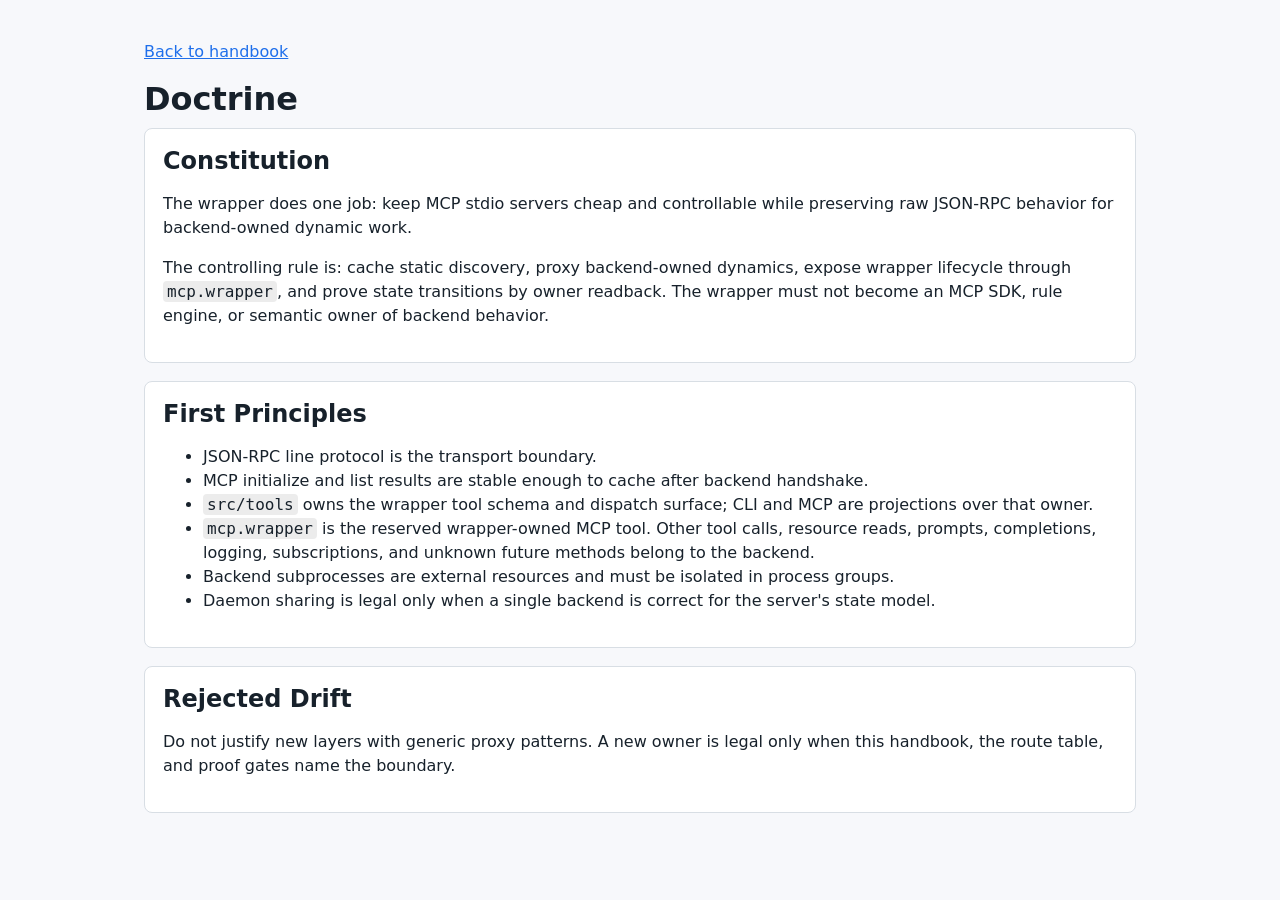
<file: docs/handbook/doctrine.html>
<!doctype html>
<html lang="en"><head><meta charset="utf-8"><meta name="viewport" content="width=device-width, initial-scale=1"><title>Doctrine</title><link rel="stylesheet" href="style.css"></head>
<body><main>
<p><a href="index.html">Back to handbook</a></p>
<h1>Doctrine</h1>
<section>
  <h2>Constitution</h2>
  <p>The wrapper does one job: keep MCP stdio servers cheap and controllable while preserving raw JSON-RPC behavior for backend-owned dynamic work.</p>
  <p>The controlling rule is: cache static discovery, proxy backend-owned dynamics, expose wrapper lifecycle through <code>mcp.wrapper</code>, and prove state transitions by owner readback. The wrapper must not become an MCP SDK, rule engine, or semantic owner of backend behavior.</p>
</section>
<section>
  <h2>First Principles</h2>
  <ul>
    <li>JSON-RPC line protocol is the transport boundary.</li>
    <li>MCP initialize and list results are stable enough to cache after backend handshake.</li>
    <li><code>src/tools</code> owns the wrapper tool schema and dispatch surface; CLI and MCP are projections over that owner.</li>
    <li><code>mcp.wrapper</code> is the reserved wrapper-owned MCP tool. Other tool calls, resource reads, prompts, completions, logging, subscriptions, and unknown future methods belong to the backend.</li>
    <li>Backend subprocesses are external resources and must be isolated in process groups.</li>
    <li>Daemon sharing is legal only when a single backend is correct for the server's state model.</li>
  </ul>
</section>
<section>
  <h2>Rejected Drift</h2>
  <p>Do not justify new layers with generic proxy patterns. A new owner is legal only when this handbook, the route table, and proof gates name the boundary.</p>
</section>
</main></body></html>
</file>
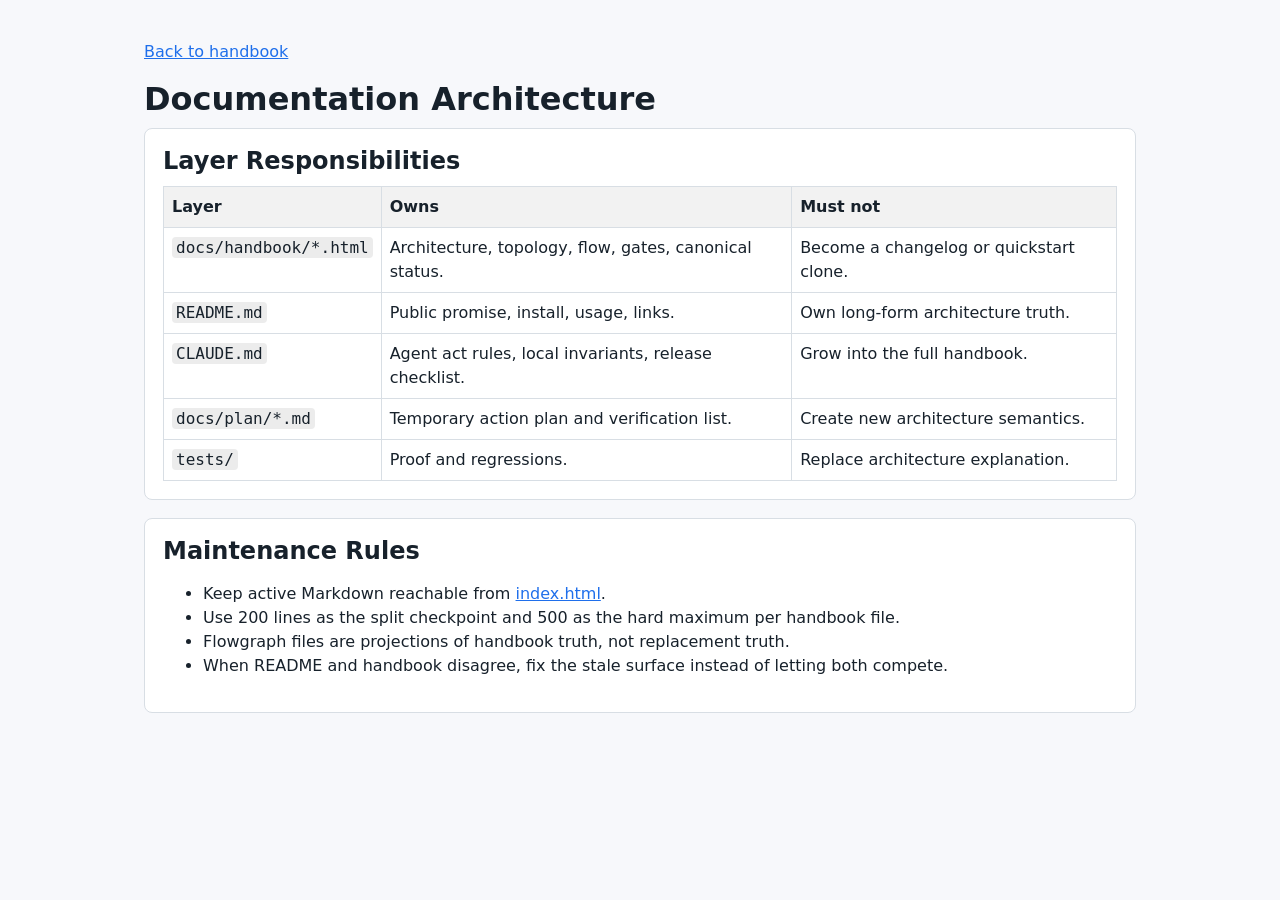
<file: docs/handbook/documentation-architecture.html>
<!doctype html>
<html lang="en"><head><meta charset="utf-8"><meta name="viewport" content="width=device-width, initial-scale=1"><title>Documentation Architecture</title><link rel="stylesheet" href="style.css"></head>
<body><main>
<p><a href="index.html">Back to handbook</a></p>
<h1>Documentation Architecture</h1>
<section>
  <h2>Layer Responsibilities</h2>
  <table>
    <tr><th>Layer</th><th>Owns</th><th>Must not</th></tr>
    <tr><td><code>docs/handbook/*.html</code></td><td>Architecture, topology, flow, gates, canonical status.</td><td>Become a changelog or quickstart clone.</td></tr>
    <tr><td><code>README.md</code></td><td>Public promise, install, usage, links.</td><td>Own long-form architecture truth.</td></tr>
    <tr><td><code>CLAUDE.md</code></td><td>Agent act rules, local invariants, release checklist.</td><td>Grow into the full handbook.</td></tr>
    <tr><td><code>docs/plan/*.md</code></td><td>Temporary action plan and verification list.</td><td>Create new architecture semantics.</td></tr>
    <tr><td><code>tests/</code></td><td>Proof and regressions.</td><td>Replace architecture explanation.</td></tr>
  </table>
</section>
<section>
  <h2>Maintenance Rules</h2>
  <ul>
    <li>Keep active Markdown reachable from <a href="index.html">index.html</a>.</li>
    <li>Use 200 lines as the split checkpoint and 500 as the hard maximum per handbook file.</li>
    <li>Flowgraph files are projections of handbook truth, not replacement truth.</li>
    <li>When README and handbook disagree, fix the stale surface instead of letting both compete.</li>
  </ul>
</section>
</main></body></html>
</file>
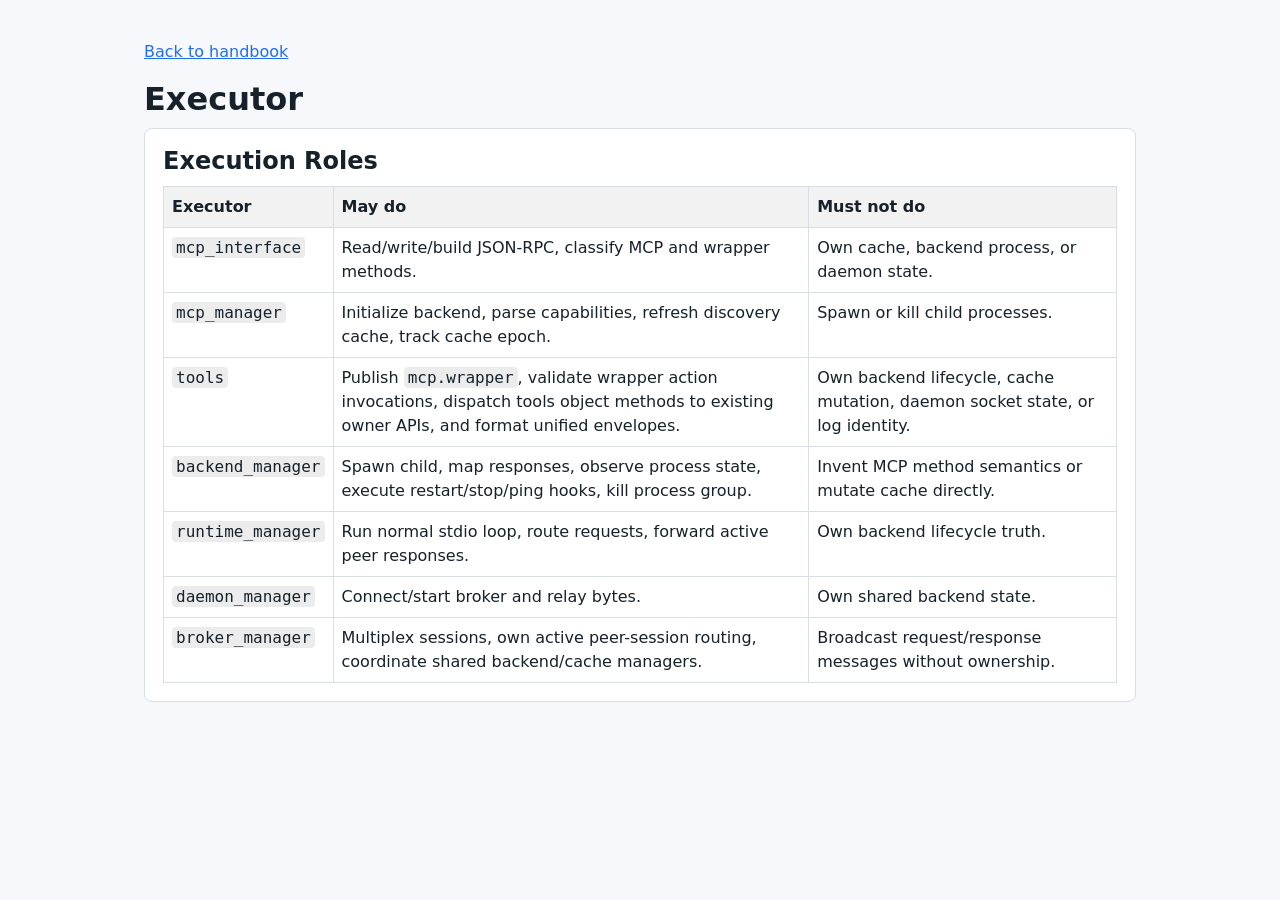
<file: docs/handbook/executor.html>
<!doctype html>
<html lang="en"><head><meta charset="utf-8"><meta name="viewport" content="width=device-width, initial-scale=1"><title>Executor</title><link rel="stylesheet" href="style.css"></head>
<body><main>
<p><a href="index.html">Back to handbook</a></p>
<h1>Executor</h1>
<section>
  <h2>Execution Roles</h2>
  <table>
    <tr><th>Executor</th><th>May do</th><th>Must not do</th></tr>
    <tr><td><code>mcp_interface</code></td><td>Read/write/build JSON-RPC, classify MCP and wrapper methods.</td><td>Own cache, backend process, or daemon state.</td></tr>
    <tr><td><code>mcp_manager</code></td><td>Initialize backend, parse capabilities, refresh discovery cache, track cache epoch.</td><td>Spawn or kill child processes.</td></tr>
    <tr><td><code>tools</code></td><td>Publish <code>mcp.wrapper</code>, validate wrapper action invocations, dispatch tools object methods to existing owner APIs, and format unified envelopes.</td><td>Own backend lifecycle, cache mutation, daemon socket state, or log identity.</td></tr>
    <tr><td><code>backend_manager</code></td><td>Spawn child, map responses, observe process state, execute restart/stop/ping hooks, kill process group.</td><td>Invent MCP method semantics or mutate cache directly.</td></tr>
    <tr><td><code>runtime_manager</code></td><td>Run normal stdio loop, route requests, forward active peer responses.</td><td>Own backend lifecycle truth.</td></tr>
    <tr><td><code>daemon_manager</code></td><td>Connect/start broker and relay bytes.</td><td>Own shared backend state.</td></tr>
    <tr><td><code>broker_manager</code></td><td>Multiplex sessions, own active peer-session routing, coordinate shared backend/cache managers.</td><td>Broadcast request/response messages without ownership.</td></tr>
  </table>
</section>
</main></body></html>
</file>
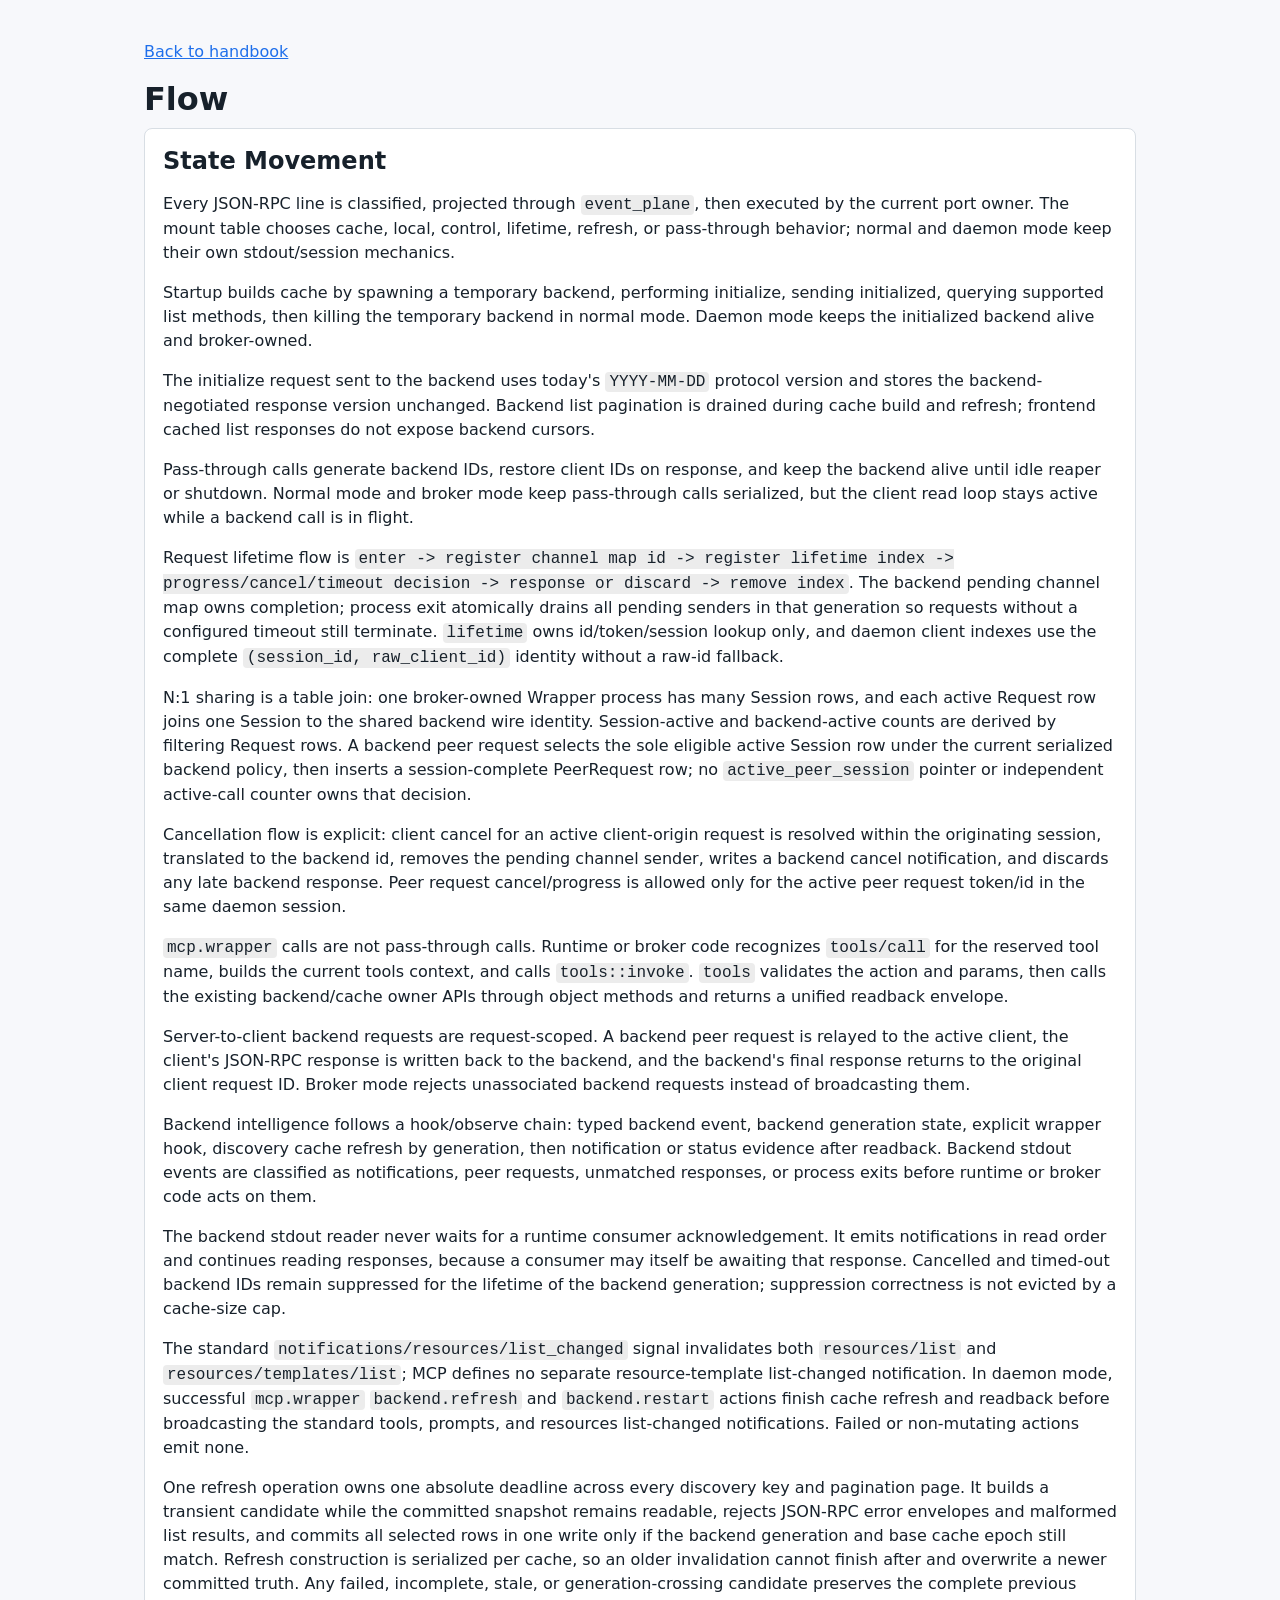
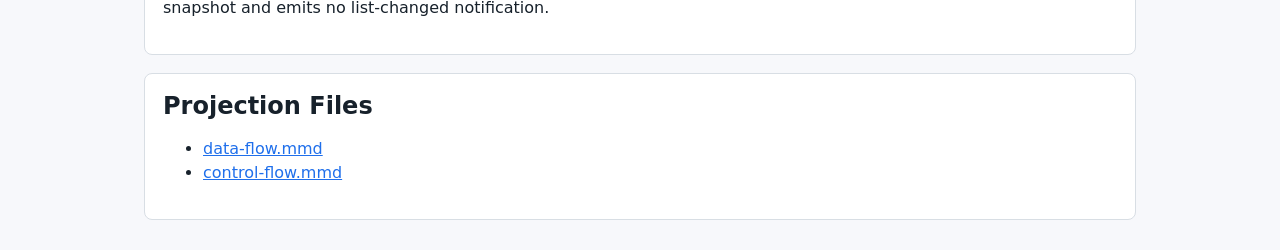
<file: docs/handbook/flow.html>
<!doctype html>
<html lang="en"><head><meta charset="utf-8"><meta name="viewport" content="width=device-width, initial-scale=1"><title>Flow</title><link rel="stylesheet" href="style.css"></head>
<body><main>
<p><a href="index.html">Back to handbook</a></p>
<h1>Flow</h1>
<section>
  <h2>State Movement</h2>
  <p>Every JSON-RPC line is classified, projected through <code>event_plane</code>, then executed by the current port owner. The mount table chooses cache, local, control, lifetime, refresh, or pass-through behavior; normal and daemon mode keep their own stdout/session mechanics.</p>
  <p>Startup builds cache by spawning a temporary backend, performing initialize, sending initialized, querying supported list methods, then killing the temporary backend in normal mode. Daemon mode keeps the initialized backend alive and broker-owned.</p>
  <p>The initialize request sent to the backend uses today's <code>YYYY-MM-DD</code> protocol version and stores the backend-negotiated response version unchanged. Backend list pagination is drained during cache build and refresh; frontend cached list responses do not expose backend cursors.</p>
  <p>Pass-through calls generate backend IDs, restore client IDs on response, and keep the backend alive until idle reaper or shutdown. Normal mode and broker mode keep pass-through calls serialized, but the client read loop stays active while a backend call is in flight.</p>
  <p>Request lifetime flow is <code>enter -> register channel map id -> register lifetime index -> progress/cancel/timeout decision -> response or discard -> remove index</code>. The backend pending channel map owns completion; process exit atomically drains all pending senders in that generation so requests without a configured timeout still terminate. <code>lifetime</code> owns id/token/session lookup only, and daemon client indexes use the complete <code>(session_id, raw_client_id)</code> identity without a raw-id fallback.</p>
  <p>N:1 sharing is a table join: one broker-owned Wrapper process has many Session rows, and each active Request row joins one Session to the shared backend wire identity. Session-active and backend-active counts are derived by filtering Request rows. A backend peer request selects the sole eligible active Session row under the current serialized backend policy, then inserts a session-complete PeerRequest row; no <code>active_peer_session</code> pointer or independent active-call counter owns that decision.</p>
  <p>Cancellation flow is explicit: client cancel for an active client-origin request is resolved within the originating session, translated to the backend id, removes the pending channel sender, writes a backend cancel notification, and discards any late backend response. Peer request cancel/progress is allowed only for the active peer request token/id in the same daemon session.</p>
  <p><code>mcp.wrapper</code> calls are not pass-through calls. Runtime or broker code recognizes <code>tools/call</code> for the reserved tool name, builds the current tools context, and calls <code>tools::invoke</code>. <code>tools</code> validates the action and params, then calls the existing backend/cache owner APIs through object methods and returns a unified readback envelope.</p>
  <p>Server-to-client backend requests are request-scoped. A backend peer request is relayed to the active client, the client's JSON-RPC response is written back to the backend, and the backend's final response returns to the original client request ID. Broker mode rejects unassociated backend requests instead of broadcasting them.</p>
  <p>Backend intelligence follows a hook/observe chain: typed backend event, backend generation state, explicit wrapper hook, discovery cache refresh by generation, then notification or status evidence after readback. Backend stdout events are classified as notifications, peer requests, unmatched responses, or process exits before runtime or broker code acts on them.</p>
  <p>The backend stdout reader never waits for a runtime consumer acknowledgement. It emits notifications in read order and continues reading responses, because a consumer may itself be awaiting that response. Cancelled and timed-out backend IDs remain suppressed for the lifetime of the backend generation; suppression correctness is not evicted by a cache-size cap.</p>
  <p>The standard <code>notifications/resources/list_changed</code> signal invalidates both <code>resources/list</code> and <code>resources/templates/list</code>; MCP defines no separate resource-template list-changed notification. In daemon mode, successful <code>mcp.wrapper</code> <code>backend.refresh</code> and <code>backend.restart</code> actions finish cache refresh and readback before broadcasting the standard tools, prompts, and resources list-changed notifications. Failed or non-mutating actions emit none.</p>
  <p>One refresh operation owns one absolute deadline across every discovery key and pagination page. It builds a transient candidate while the committed snapshot remains readable, rejects JSON-RPC error envelopes and malformed list results, and commits all selected rows in one write only if the backend generation and base cache epoch still match. Refresh construction is serialized per cache, so an older invalidation cannot finish after and overwrite a newer committed truth. Any failed, incomplete, stale, or generation-crossing candidate preserves the complete previous snapshot and emits no list-changed notification.</p>
</section>
<section>
  <h2>Projection Files</h2>
  <ul>
    <li><a href="../../artifacts/flowgraph/data-flow.mmd">data-flow.mmd</a></li>
    <li><a href="../../artifacts/flowgraph/control-flow.mmd">control-flow.mmd</a></li>
  </ul>
</section>
</main></body></html>
</file>
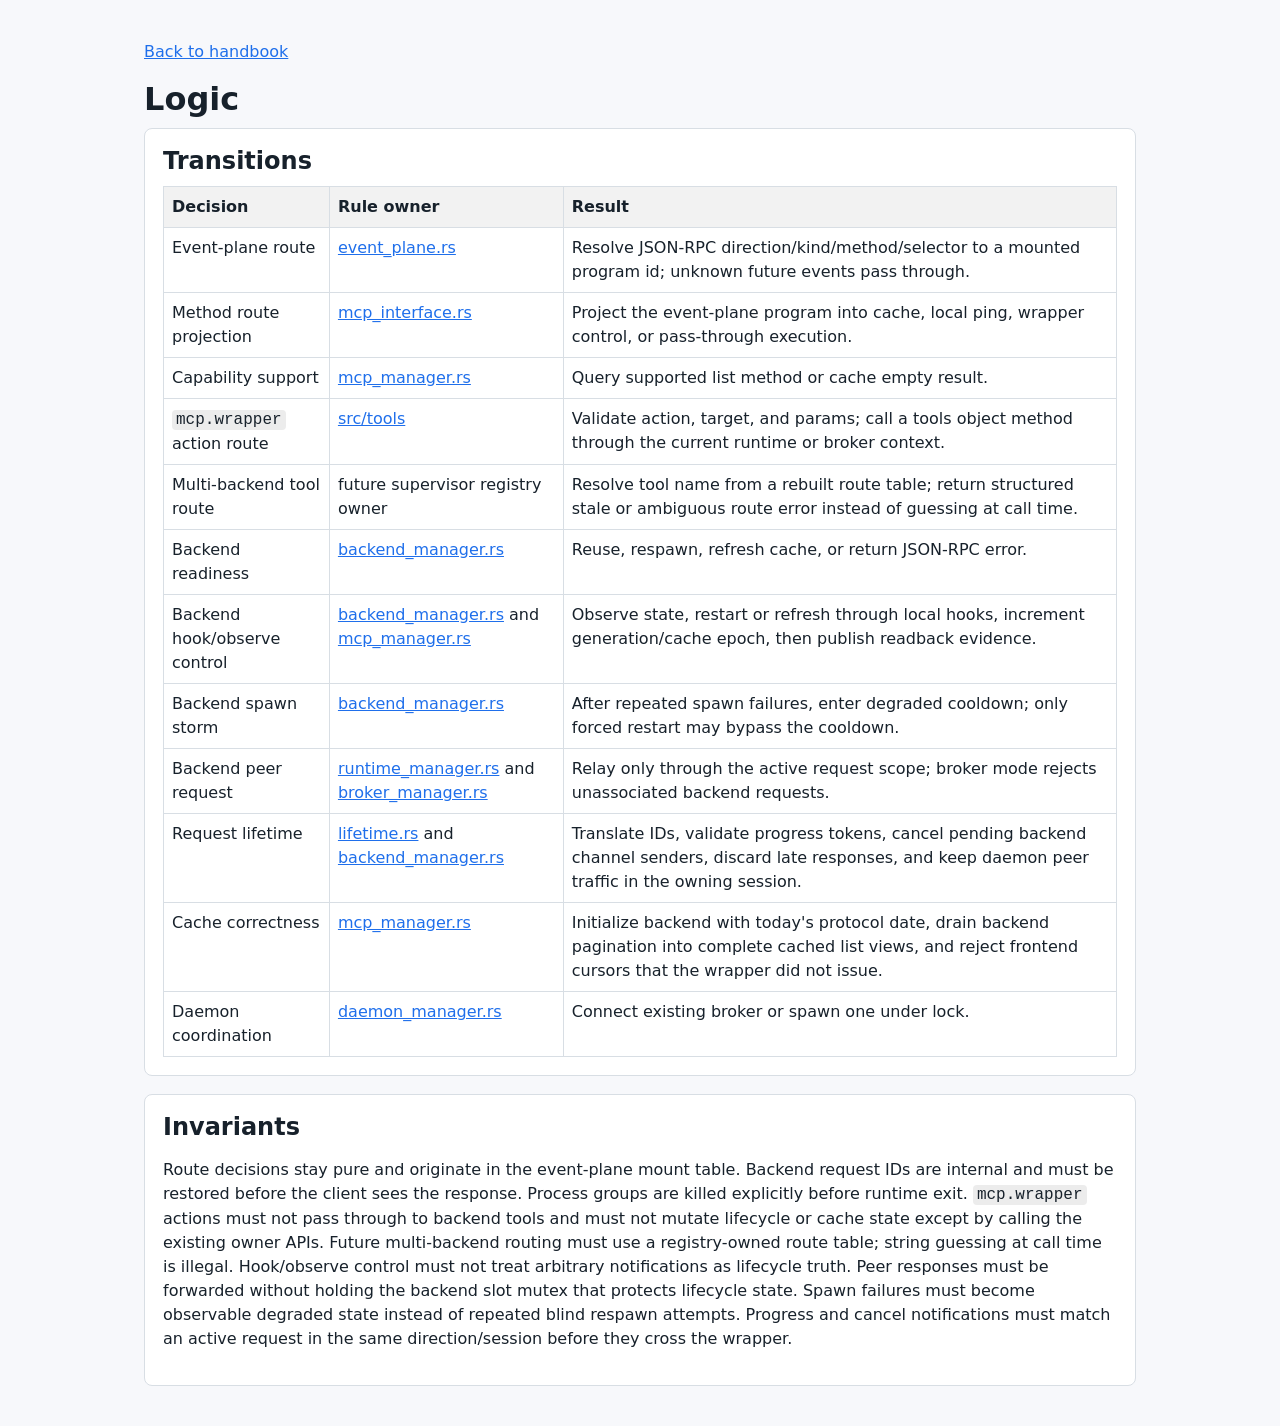
<file: docs/handbook/logic.html>
<!doctype html>
<html lang="en"><head><meta charset="utf-8"><meta name="viewport" content="width=device-width, initial-scale=1"><title>Logic</title><link rel="stylesheet" href="style.css"></head>
<body><main>
<p><a href="index.html">Back to handbook</a></p>
<h1>Logic</h1>
<section>
  <h2>Transitions</h2>
  <table>
    <tr><th>Decision</th><th>Rule owner</th><th>Result</th></tr>
    <tr><td>Event-plane route</td><td><a href="../../src/event_plane.rs">event_plane.rs</a></td><td>Resolve JSON-RPC direction/kind/method/selector to a mounted program id; unknown future events pass through.</td></tr>
    <tr><td>Method route projection</td><td><a href="../../src/mcp_interface.rs">mcp_interface.rs</a></td><td>Project the event-plane program into cache, local ping, wrapper control, or pass-through execution.</td></tr>
    <tr><td>Capability support</td><td><a href="../../src/mcp_manager.rs">mcp_manager.rs</a></td><td>Query supported list method or cache empty result.</td></tr>
    <tr><td><code>mcp.wrapper</code> action route</td><td><a href="../../src/tools/mod.rs">src/tools</a></td><td>Validate action, target, and params; call a tools object method through the current runtime or broker context.</td></tr>
    <tr><td>Multi-backend tool route</td><td>future supervisor registry owner</td><td>Resolve tool name from a rebuilt route table; return structured stale or ambiguous route error instead of guessing at call time.</td></tr>
    <tr><td>Backend readiness</td><td><a href="../../src/backend_manager.rs">backend_manager.rs</a></td><td>Reuse, respawn, refresh cache, or return JSON-RPC error.</td></tr>
    <tr><td>Backend hook/observe control</td><td><a href="../../src/backend_manager.rs">backend_manager.rs</a> and <a href="../../src/mcp_manager.rs">mcp_manager.rs</a></td><td>Observe state, restart or refresh through local hooks, increment generation/cache epoch, then publish readback evidence.</td></tr>
    <tr><td>Backend spawn storm</td><td><a href="../../src/backend_manager.rs">backend_manager.rs</a></td><td>After repeated spawn failures, enter degraded cooldown; only forced restart may bypass the cooldown.</td></tr>
    <tr><td>Backend peer request</td><td><a href="../../src/runtime_manager.rs">runtime_manager.rs</a> and <a href="../../src/broker_manager.rs">broker_manager.rs</a></td><td>Relay only through the active request scope; broker mode rejects unassociated backend requests.</td></tr>
    <tr><td>Request lifetime</td><td><a href="../../src/lifetime.rs">lifetime.rs</a> and <a href="../../src/backend_manager.rs">backend_manager.rs</a></td><td>Translate IDs, validate progress tokens, cancel pending backend channel senders, discard late responses, and keep daemon peer traffic in the owning session.</td></tr>
    <tr><td>Cache correctness</td><td><a href="../../src/mcp_manager.rs">mcp_manager.rs</a></td><td>Initialize backend with today's protocol date, drain backend pagination into complete cached list views, and reject frontend cursors that the wrapper did not issue.</td></tr>
    <tr><td>Daemon coordination</td><td><a href="../../src/daemon_manager.rs">daemon_manager.rs</a></td><td>Connect existing broker or spawn one under lock.</td></tr>
  </table>
</section>
<section>
  <h2>Invariants</h2>
  <p>Route decisions stay pure and originate in the event-plane mount table. Backend request IDs are internal and must be restored before the client sees the response. Process groups are killed explicitly before runtime exit. <code>mcp.wrapper</code> actions must not pass through to backend tools and must not mutate lifecycle or cache state except by calling the existing owner APIs. Future multi-backend routing must use a registry-owned route table; string guessing at call time is illegal. Hook/observe control must not treat arbitrary notifications as lifecycle truth. Peer responses must be forwarded without holding the backend slot mutex that protects lifecycle state. Spawn failures must become observable degraded state instead of repeated blind respawn attempts. Progress and cancel notifications must match an active request in the same direction/session before they cross the wrapper.</p>
</section>
</main></body></html>
</file>
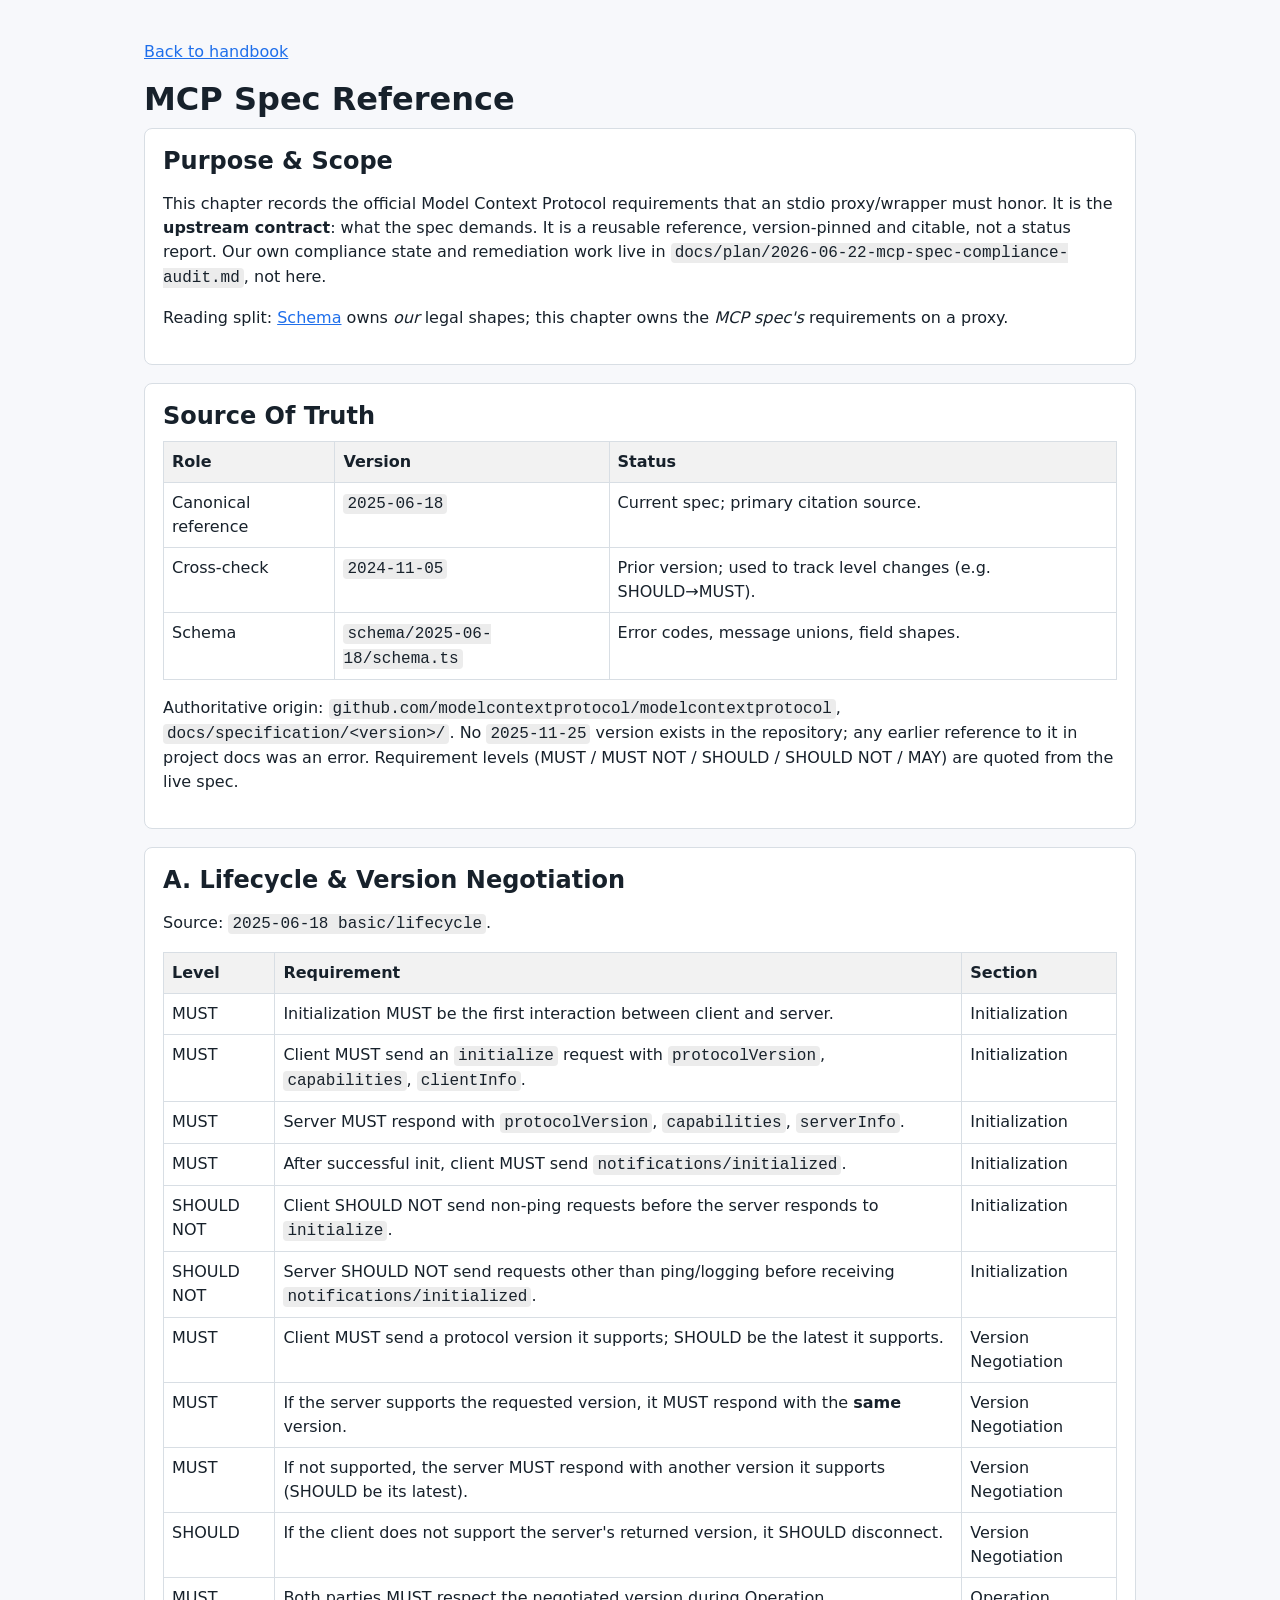
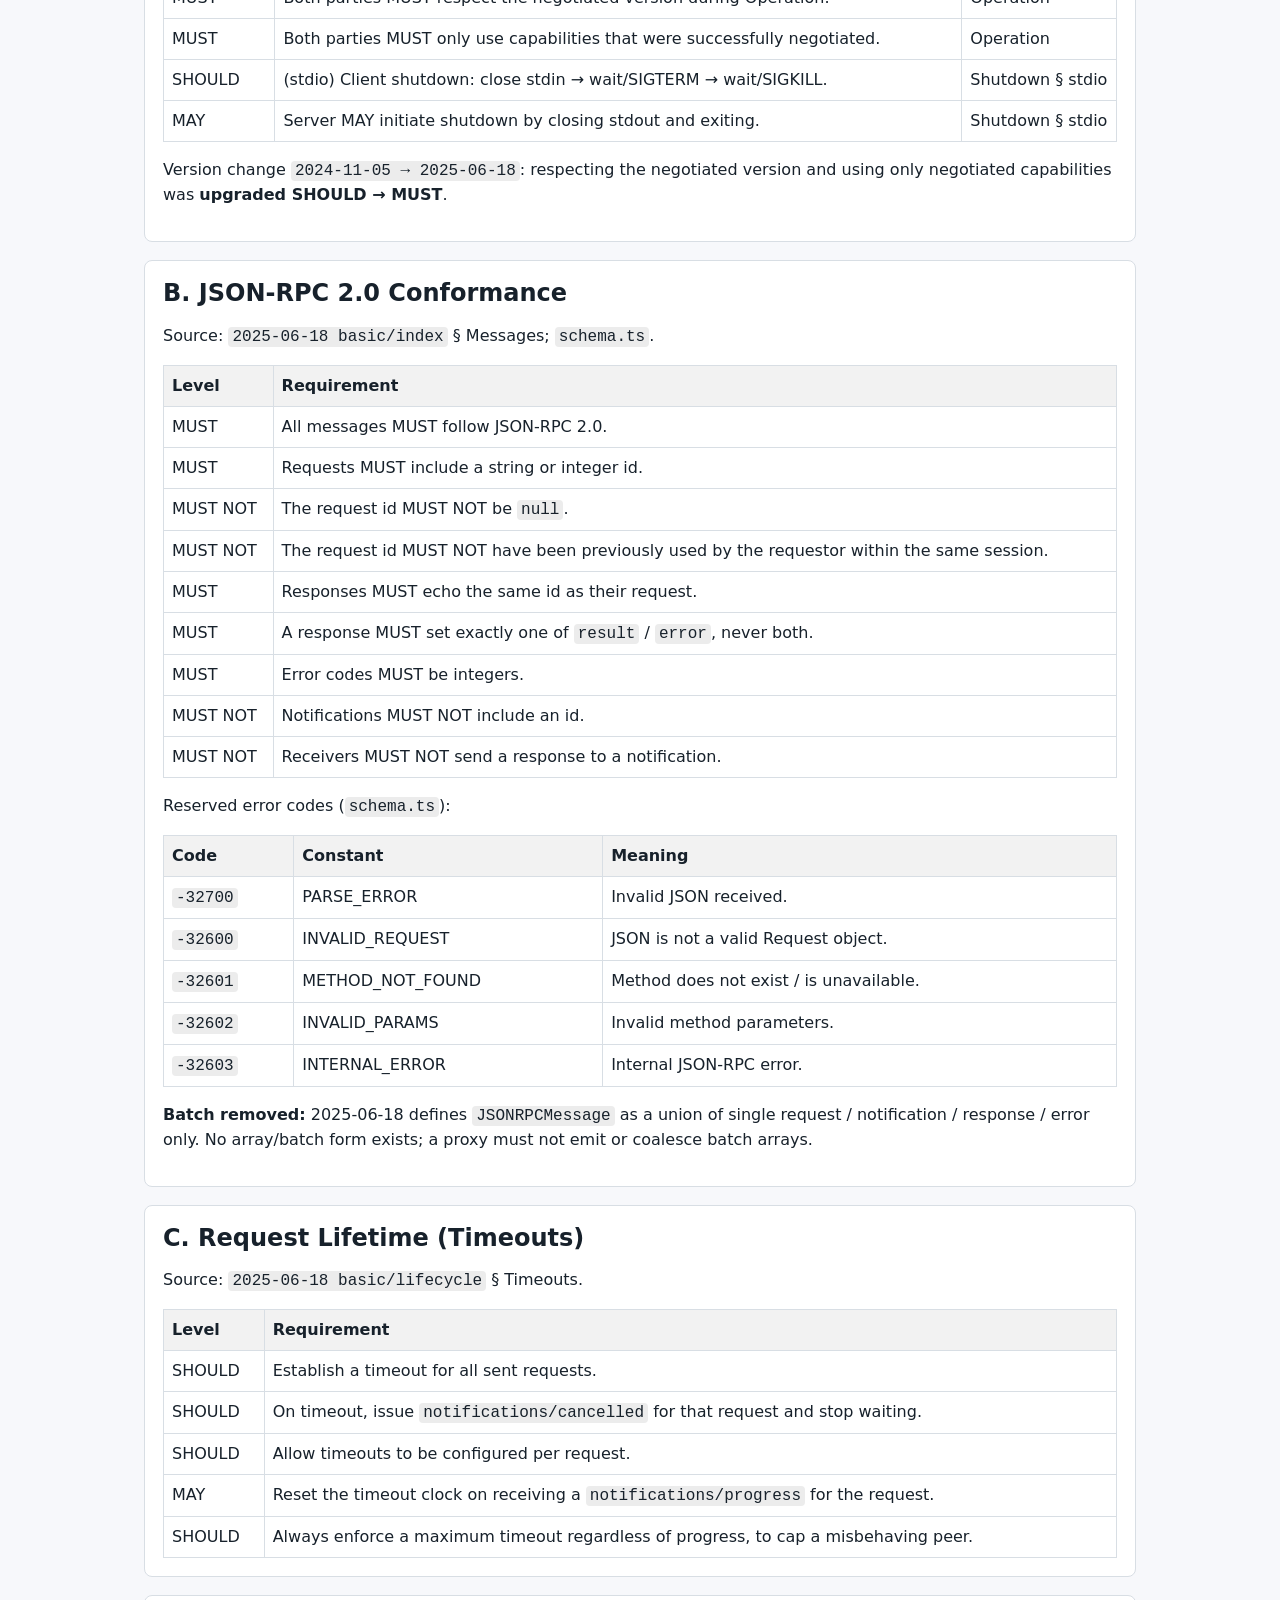
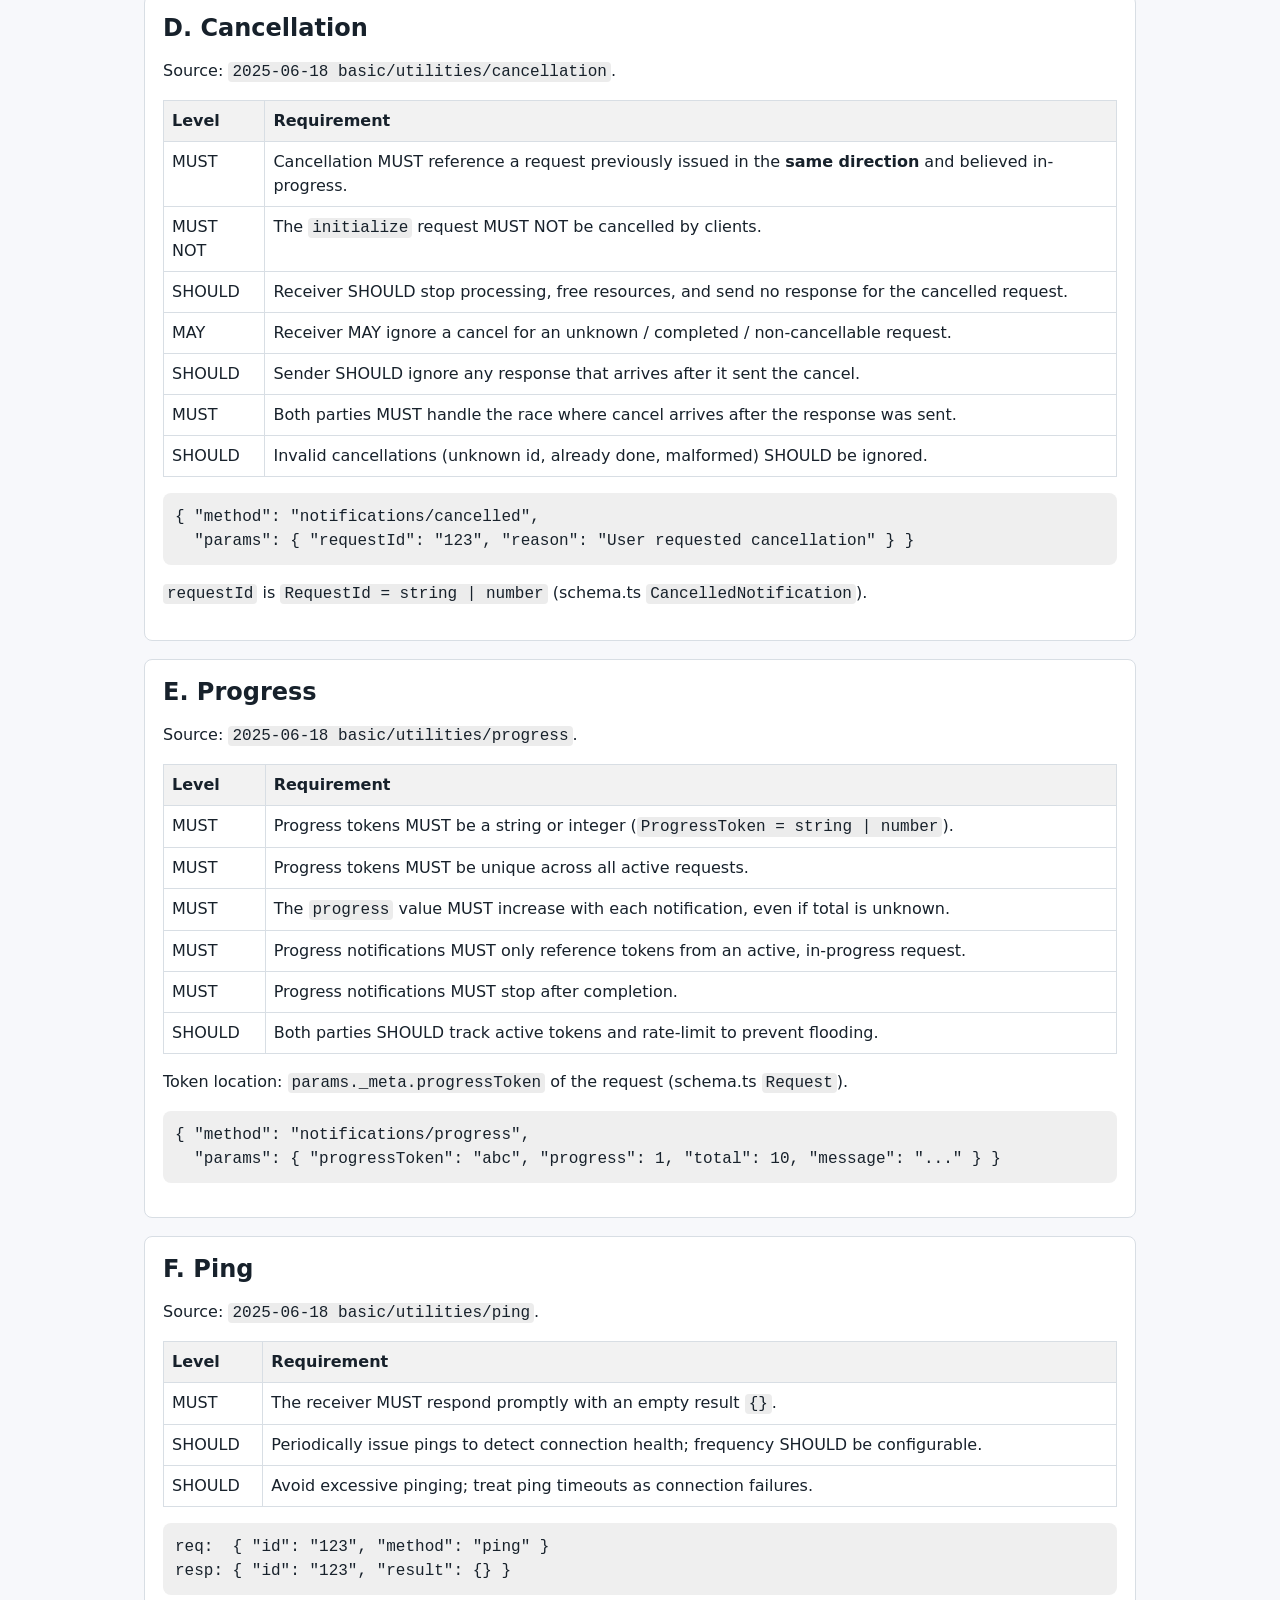
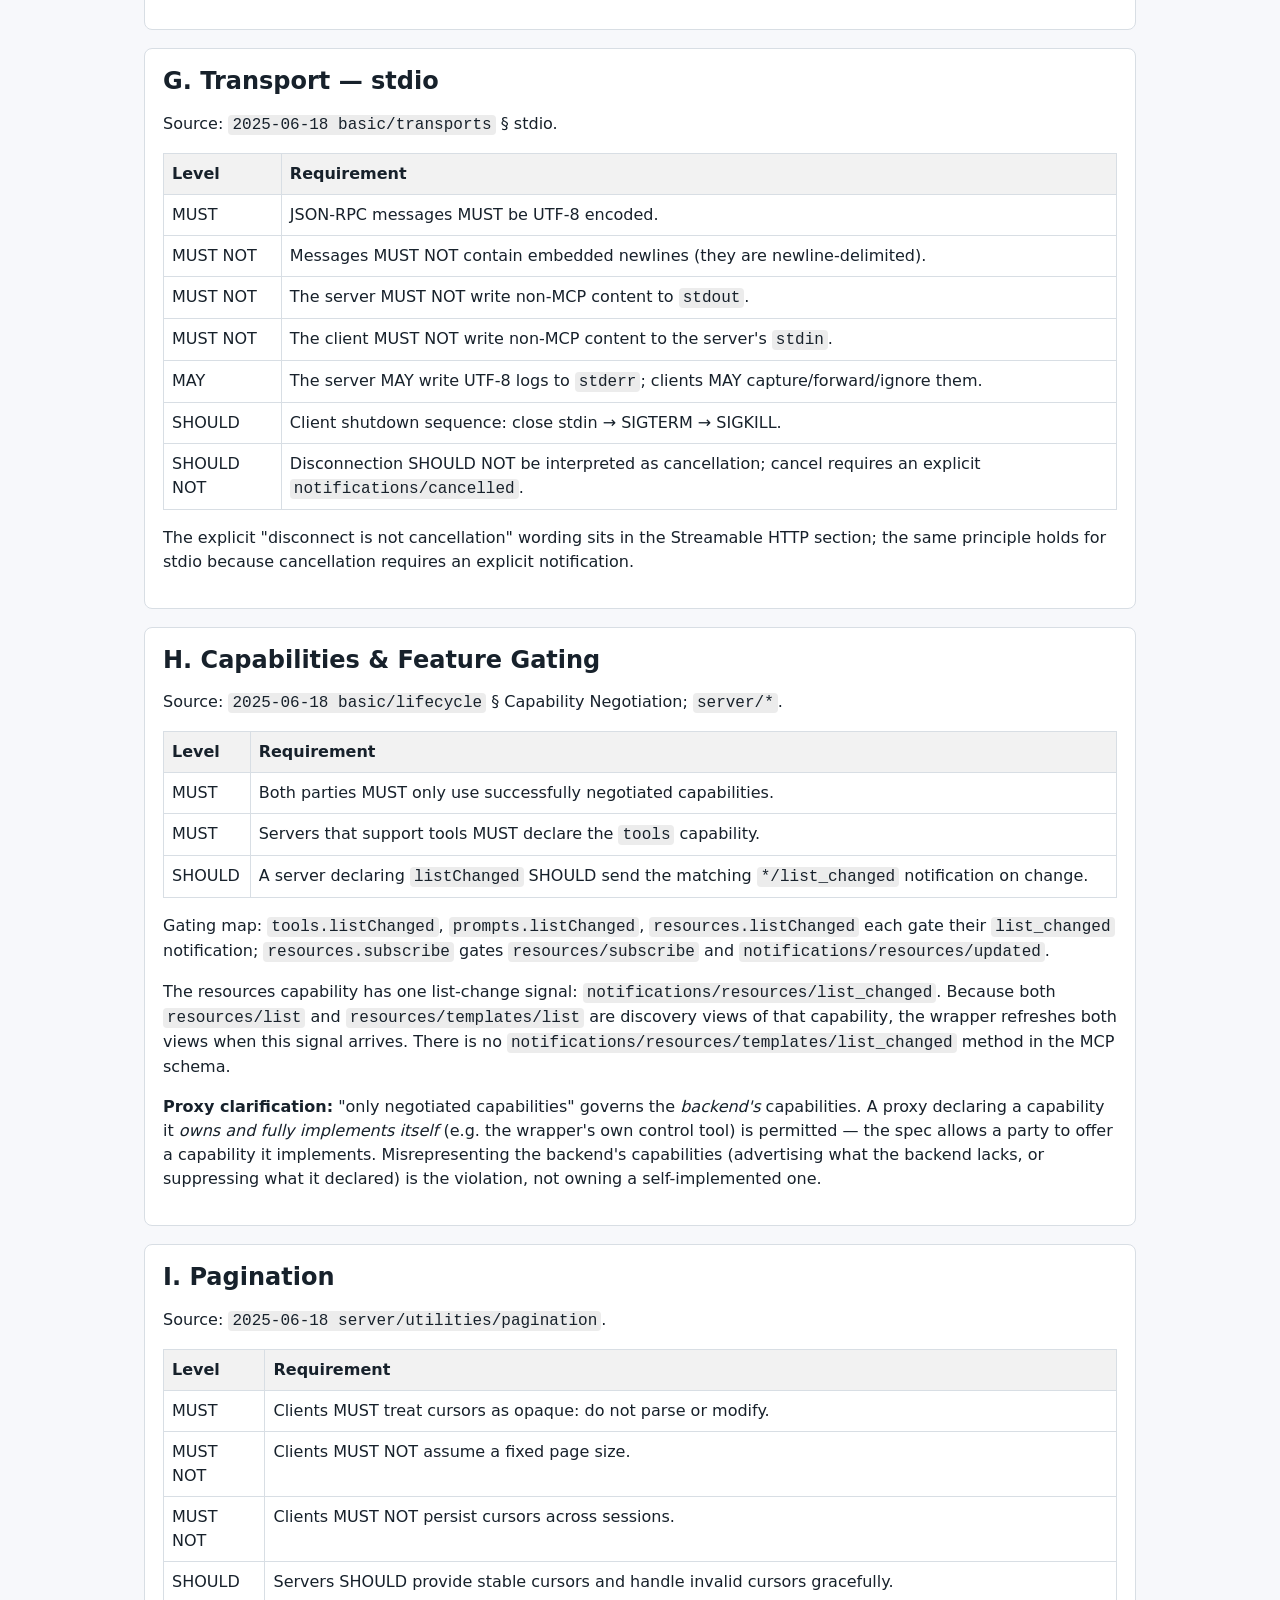
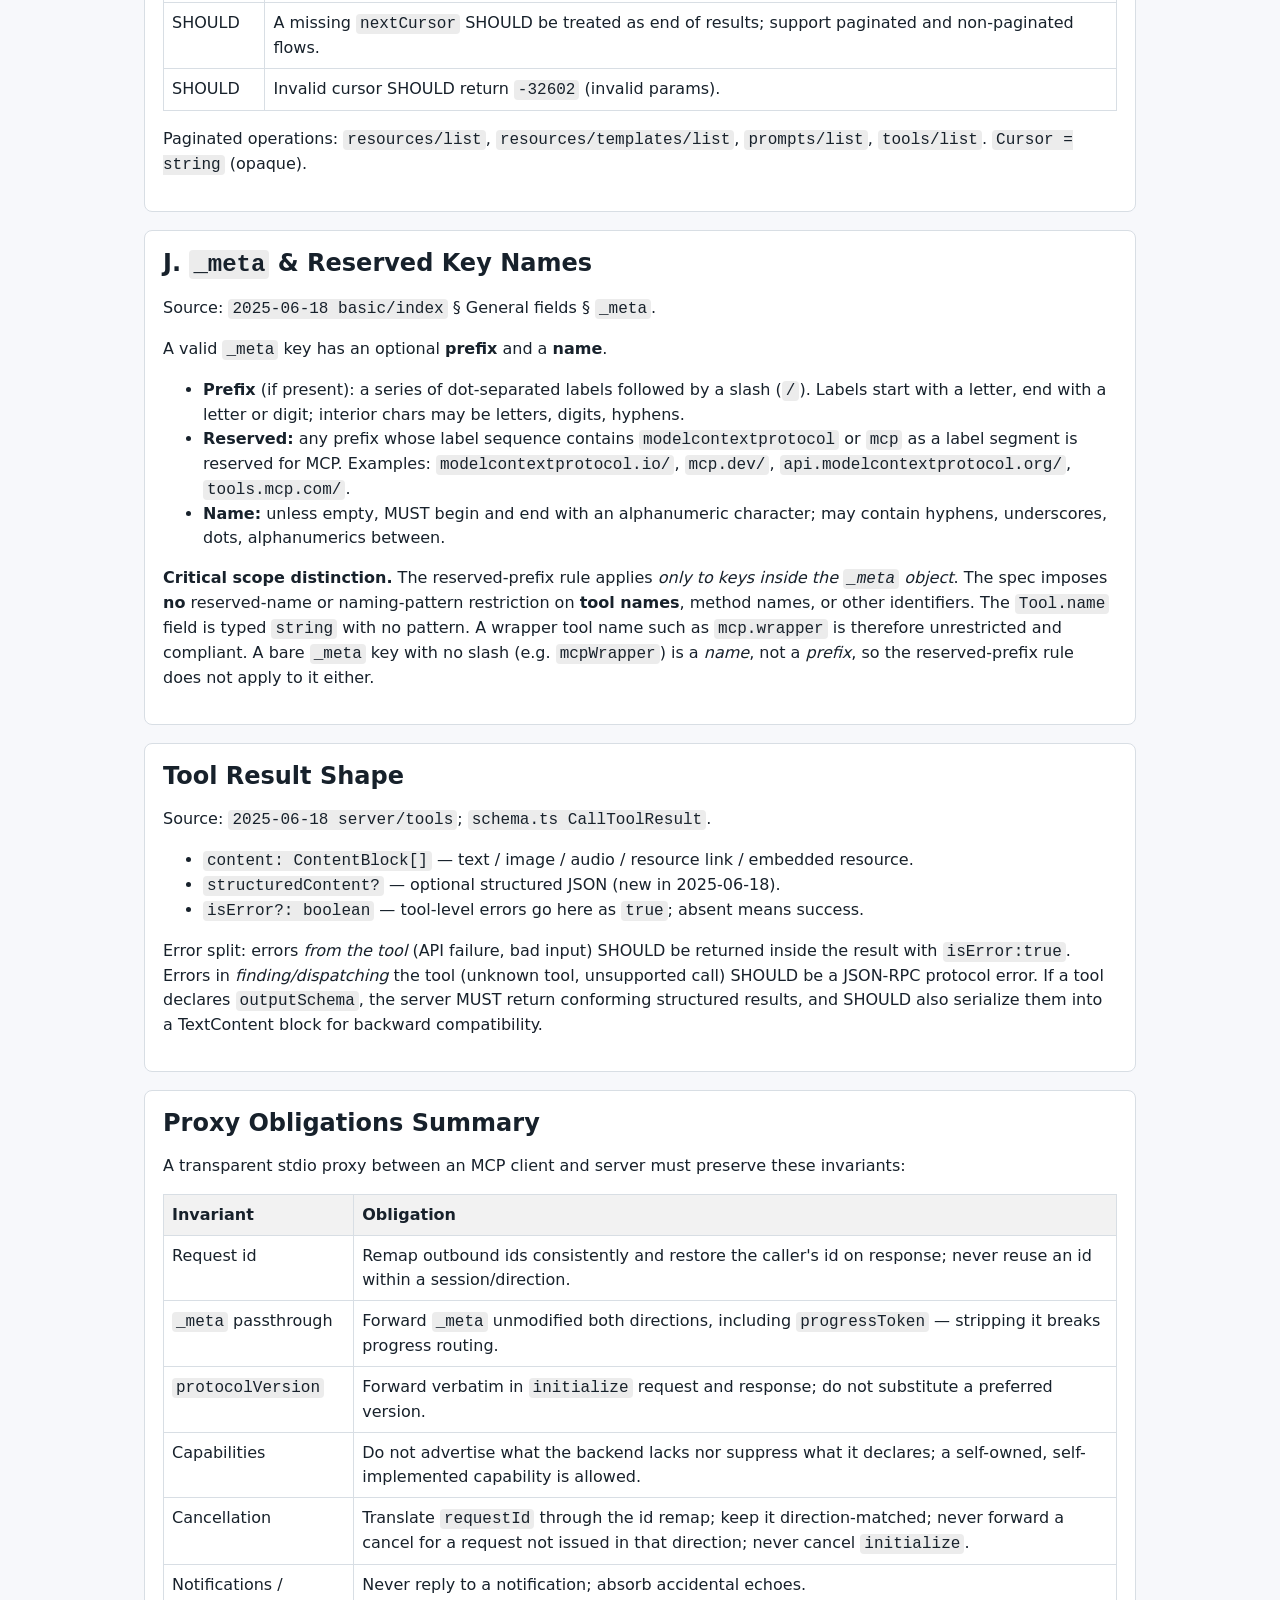
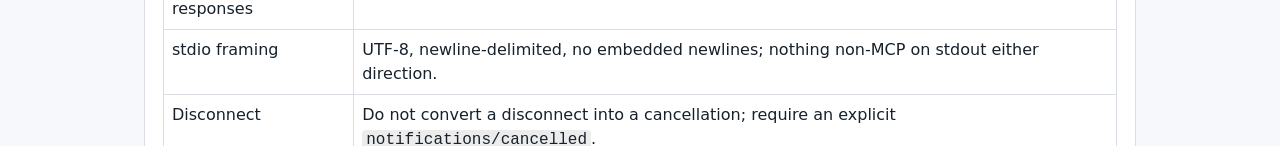
<file: docs/handbook/mcp-spec.html>
<!doctype html>
<html lang="en"><head><meta charset="utf-8"><meta name="viewport" content="width=device-width, initial-scale=1"><title>MCP Spec Reference</title><link rel="stylesheet" href="style.css"></head>
<body><main>
<p><a href="index.html">Back to handbook</a></p>
<h1>MCP Spec Reference</h1>

<section>
  <h2>Purpose &amp; Scope</h2>
  <p>This chapter records the official Model Context Protocol requirements that an
  stdio proxy/wrapper must honor. It is the <strong>upstream contract</strong>: what the
  spec demands. It is a reusable reference, version-pinned and citable, not a
  status report. Our own compliance state and remediation work live in
  <code>docs/plan/2026-06-22-mcp-spec-compliance-audit.md</code>, not here.</p>
  <p>Reading split: <a href="schema.html">Schema</a> owns <em>our</em> legal shapes;
  this chapter owns the <em>MCP spec's</em> requirements on a proxy.</p>
</section>

<section>
  <h2>Source Of Truth</h2>
  <table>
    <tr><th>Role</th><th>Version</th><th>Status</th></tr>
    <tr><td>Canonical reference</td><td><code>2025-06-18</code></td><td>Current spec; primary citation source.</td></tr>
    <tr><td>Cross-check</td><td><code>2024-11-05</code></td><td>Prior version; used to track level changes (e.g. SHOULD&rarr;MUST).</td></tr>
    <tr><td>Schema</td><td><code>schema/2025-06-18/schema.ts</code></td><td>Error codes, message unions, field shapes.</td></tr>
  </table>
  <p>Authoritative origin: <code>github.com/modelcontextprotocol/modelcontextprotocol</code>,
  <code>docs/specification/&lt;version&gt;/</code>. No <code>2025-11-25</code> version exists in the
  repository; any earlier reference to it in project docs was an error. Requirement
  levels (MUST / MUST NOT / SHOULD / SHOULD NOT / MAY) are quoted from the live spec.</p>
</section>

<section>
  <h2>A. Lifecycle &amp; Version Negotiation</h2>
  <p>Source: <code>2025-06-18 basic/lifecycle</code>.</p>
  <table>
    <tr><th>Level</th><th>Requirement</th><th>Section</th></tr>
    <tr><td>MUST</td><td>Initialization MUST be the first interaction between client and server.</td><td>Initialization</td></tr>
    <tr><td>MUST</td><td>Client MUST send an <code>initialize</code> request with <code>protocolVersion</code>, <code>capabilities</code>, <code>clientInfo</code>.</td><td>Initialization</td></tr>
    <tr><td>MUST</td><td>Server MUST respond with <code>protocolVersion</code>, <code>capabilities</code>, <code>serverInfo</code>.</td><td>Initialization</td></tr>
    <tr><td>MUST</td><td>After successful init, client MUST send <code>notifications/initialized</code>.</td><td>Initialization</td></tr>
    <tr><td>SHOULD NOT</td><td>Client SHOULD NOT send non-ping requests before the server responds to <code>initialize</code>.</td><td>Initialization</td></tr>
    <tr><td>SHOULD NOT</td><td>Server SHOULD NOT send requests other than ping/logging before receiving <code>notifications/initialized</code>.</td><td>Initialization</td></tr>
    <tr><td>MUST</td><td>Client MUST send a protocol version it supports; SHOULD be the latest it supports.</td><td>Version Negotiation</td></tr>
    <tr><td>MUST</td><td>If the server supports the requested version, it MUST respond with the <strong>same</strong> version.</td><td>Version Negotiation</td></tr>
    <tr><td>MUST</td><td>If not supported, the server MUST respond with another version it supports (SHOULD be its latest).</td><td>Version Negotiation</td></tr>
    <tr><td>SHOULD</td><td>If the client does not support the server's returned version, it SHOULD disconnect.</td><td>Version Negotiation</td></tr>
    <tr><td>MUST</td><td>Both parties MUST respect the negotiated version during Operation.</td><td>Operation</td></tr>
    <tr><td>MUST</td><td>Both parties MUST only use capabilities that were successfully negotiated.</td><td>Operation</td></tr>
    <tr><td>SHOULD</td><td>(stdio) Client shutdown: close stdin &rarr; wait/SIGTERM &rarr; wait/SIGKILL.</td><td>Shutdown &sect; stdio</td></tr>
    <tr><td>MAY</td><td>Server MAY initiate shutdown by closing stdout and exiting.</td><td>Shutdown &sect; stdio</td></tr>
  </table>
  <p>Version change <code>2024-11-05 &rarr; 2025-06-18</code>: respecting the negotiated version
  and using only negotiated capabilities was <strong>upgraded SHOULD &rarr; MUST</strong>.</p>
</section>

<section>
  <h2>B. JSON-RPC 2.0 Conformance</h2>
  <p>Source: <code>2025-06-18 basic/index</code> &sect; Messages; <code>schema.ts</code>.</p>
  <table>
    <tr><th>Level</th><th>Requirement</th></tr>
    <tr><td>MUST</td><td>All messages MUST follow JSON-RPC 2.0.</td></tr>
    <tr><td>MUST</td><td>Requests MUST include a string or integer id.</td></tr>
    <tr><td>MUST NOT</td><td>The request id MUST NOT be <code>null</code>.</td></tr>
    <tr><td>MUST NOT</td><td>The request id MUST NOT have been previously used by the requestor within the same session.</td></tr>
    <tr><td>MUST</td><td>Responses MUST echo the same id as their request.</td></tr>
    <tr><td>MUST</td><td>A response MUST set exactly one of <code>result</code> / <code>error</code>, never both.</td></tr>
    <tr><td>MUST</td><td>Error codes MUST be integers.</td></tr>
    <tr><td>MUST NOT</td><td>Notifications MUST NOT include an id.</td></tr>
    <tr><td>MUST NOT</td><td>Receivers MUST NOT send a response to a notification.</td></tr>
  </table>
  <p>Reserved error codes (<code>schema.ts</code>):</p>
  <table>
    <tr><th>Code</th><th>Constant</th><th>Meaning</th></tr>
    <tr><td><code>-32700</code></td><td>PARSE_ERROR</td><td>Invalid JSON received.</td></tr>
    <tr><td><code>-32600</code></td><td>INVALID_REQUEST</td><td>JSON is not a valid Request object.</td></tr>
    <tr><td><code>-32601</code></td><td>METHOD_NOT_FOUND</td><td>Method does not exist / is unavailable.</td></tr>
    <tr><td><code>-32602</code></td><td>INVALID_PARAMS</td><td>Invalid method parameters.</td></tr>
    <tr><td><code>-32603</code></td><td>INTERNAL_ERROR</td><td>Internal JSON-RPC error.</td></tr>
  </table>
  <p><strong>Batch removed:</strong> 2025-06-18 defines <code>JSONRPCMessage</code> as a union of single
  request / notification / response / error only. No array/batch form exists; a
  proxy must not emit or coalesce batch arrays.</p>
</section>

<section>
  <h2>C. Request Lifetime (Timeouts)</h2>
  <p>Source: <code>2025-06-18 basic/lifecycle</code> &sect; Timeouts.</p>
  <table>
    <tr><th>Level</th><th>Requirement</th></tr>
    <tr><td>SHOULD</td><td>Establish a timeout for all sent requests.</td></tr>
    <tr><td>SHOULD</td><td>On timeout, issue <code>notifications/cancelled</code> for that request and stop waiting.</td></tr>
    <tr><td>SHOULD</td><td>Allow timeouts to be configured per request.</td></tr>
    <tr><td>MAY</td><td>Reset the timeout clock on receiving a <code>notifications/progress</code> for the request.</td></tr>
    <tr><td>SHOULD</td><td>Always enforce a maximum timeout regardless of progress, to cap a misbehaving peer.</td></tr>
  </table>
</section>

<section>
  <h2>D. Cancellation</h2>
  <p>Source: <code>2025-06-18 basic/utilities/cancellation</code>.</p>
  <table>
    <tr><th>Level</th><th>Requirement</th></tr>
    <tr><td>MUST</td><td>Cancellation MUST reference a request previously issued in the <strong>same direction</strong> and believed in-progress.</td></tr>
    <tr><td>MUST NOT</td><td>The <code>initialize</code> request MUST NOT be cancelled by clients.</td></tr>
    <tr><td>SHOULD</td><td>Receiver SHOULD stop processing, free resources, and send no response for the cancelled request.</td></tr>
    <tr><td>MAY</td><td>Receiver MAY ignore a cancel for an unknown / completed / non-cancellable request.</td></tr>
    <tr><td>SHOULD</td><td>Sender SHOULD ignore any response that arrives after it sent the cancel.</td></tr>
    <tr><td>MUST</td><td>Both parties MUST handle the race where cancel arrives after the response was sent.</td></tr>
    <tr><td>SHOULD</td><td>Invalid cancellations (unknown id, already done, malformed) SHOULD be ignored.</td></tr>
  </table>
  <pre>{ "method": "notifications/cancelled",
  "params": { "requestId": "123", "reason": "User requested cancellation" } }</pre>
  <p><code>requestId</code> is <code>RequestId = string | number</code> (schema.ts <code>CancelledNotification</code>).</p>
</section>

<section>
  <h2>E. Progress</h2>
  <p>Source: <code>2025-06-18 basic/utilities/progress</code>.</p>
  <table>
    <tr><th>Level</th><th>Requirement</th></tr>
    <tr><td>MUST</td><td>Progress tokens MUST be a string or integer (<code>ProgressToken = string | number</code>).</td></tr>
    <tr><td>MUST</td><td>Progress tokens MUST be unique across all active requests.</td></tr>
    <tr><td>MUST</td><td>The <code>progress</code> value MUST increase with each notification, even if total is unknown.</td></tr>
    <tr><td>MUST</td><td>Progress notifications MUST only reference tokens from an active, in-progress request.</td></tr>
    <tr><td>MUST</td><td>Progress notifications MUST stop after completion.</td></tr>
    <tr><td>SHOULD</td><td>Both parties SHOULD track active tokens and rate-limit to prevent flooding.</td></tr>
  </table>
  <p>Token location: <code>params._meta.progressToken</code> of the request (schema.ts <code>Request</code>).</p>
  <pre>{ "method": "notifications/progress",
  "params": { "progressToken": "abc", "progress": 1, "total": 10, "message": "..." } }</pre>
</section>

<section>
  <h2>F. Ping</h2>
  <p>Source: <code>2025-06-18 basic/utilities/ping</code>.</p>
  <table>
    <tr><th>Level</th><th>Requirement</th></tr>
    <tr><td>MUST</td><td>The receiver MUST respond promptly with an empty result <code>{}</code>.</td></tr>
    <tr><td>SHOULD</td><td>Periodically issue pings to detect connection health; frequency SHOULD be configurable.</td></tr>
    <tr><td>SHOULD</td><td>Avoid excessive pinging; treat ping timeouts as connection failures.</td></tr>
  </table>
  <pre>req:  { "id": "123", "method": "ping" }
resp: { "id": "123", "result": {} }</pre>
</section>

<section>
  <h2>G. Transport &mdash; stdio</h2>
  <p>Source: <code>2025-06-18 basic/transports</code> &sect; stdio.</p>
  <table>
    <tr><th>Level</th><th>Requirement</th></tr>
    <tr><td>MUST</td><td>JSON-RPC messages MUST be UTF-8 encoded.</td></tr>
    <tr><td>MUST NOT</td><td>Messages MUST NOT contain embedded newlines (they are newline-delimited).</td></tr>
    <tr><td>MUST NOT</td><td>The server MUST NOT write non-MCP content to <code>stdout</code>.</td></tr>
    <tr><td>MUST NOT</td><td>The client MUST NOT write non-MCP content to the server's <code>stdin</code>.</td></tr>
    <tr><td>MAY</td><td>The server MAY write UTF-8 logs to <code>stderr</code>; clients MAY capture/forward/ignore them.</td></tr>
    <tr><td>SHOULD</td><td>Client shutdown sequence: close stdin &rarr; SIGTERM &rarr; SIGKILL.</td></tr>
    <tr><td>SHOULD NOT</td><td>Disconnection SHOULD NOT be interpreted as cancellation; cancel requires an explicit <code>notifications/cancelled</code>.</td></tr>
  </table>
  <p>The explicit "disconnect is not cancellation" wording sits in the Streamable HTTP
  section; the same principle holds for stdio because cancellation requires an
  explicit notification.</p>
</section>

<section>
  <h2>H. Capabilities &amp; Feature Gating</h2>
  <p>Source: <code>2025-06-18 basic/lifecycle</code> &sect; Capability Negotiation; <code>server/*</code>.</p>
  <table>
    <tr><th>Level</th><th>Requirement</th></tr>
    <tr><td>MUST</td><td>Both parties MUST only use successfully negotiated capabilities.</td></tr>
    <tr><td>MUST</td><td>Servers that support tools MUST declare the <code>tools</code> capability.</td></tr>
    <tr><td>SHOULD</td><td>A server declaring <code>listChanged</code> SHOULD send the matching <code>*/list_changed</code> notification on change.</td></tr>
  </table>
  <p>Gating map: <code>tools.listChanged</code>, <code>prompts.listChanged</code>,
  <code>resources.listChanged</code> each gate their <code>list_changed</code> notification;
  <code>resources.subscribe</code> gates <code>resources/subscribe</code> and
  <code>notifications/resources/updated</code>.</p>
  <p>The resources capability has one list-change signal:
  <code>notifications/resources/list_changed</code>. Because both
  <code>resources/list</code> and <code>resources/templates/list</code> are discovery views of
  that capability, the wrapper refreshes both views when this signal arrives. There is
  no <code>notifications/resources/templates/list_changed</code> method in the MCP schema.</p>
  <p><strong>Proxy clarification:</strong> "only negotiated capabilities" governs the
  <em>backend's</em> capabilities. A proxy declaring a capability it <em>owns and fully
  implements itself</em> (e.g. the wrapper's own control tool) is permitted &mdash; the spec
  allows a party to offer a capability it implements. Misrepresenting the backend's
  capabilities (advertising what the backend lacks, or suppressing what it declared)
  is the violation, not owning a self-implemented one.</p>
</section>

<section>
  <h2>I. Pagination</h2>
  <p>Source: <code>2025-06-18 server/utilities/pagination</code>.</p>
  <table>
    <tr><th>Level</th><th>Requirement</th></tr>
    <tr><td>MUST</td><td>Clients MUST treat cursors as opaque: do not parse or modify.</td></tr>
    <tr><td>MUST NOT</td><td>Clients MUST NOT assume a fixed page size.</td></tr>
    <tr><td>MUST NOT</td><td>Clients MUST NOT persist cursors across sessions.</td></tr>
    <tr><td>SHOULD</td><td>Servers SHOULD provide stable cursors and handle invalid cursors gracefully.</td></tr>
    <tr><td>SHOULD</td><td>A missing <code>nextCursor</code> SHOULD be treated as end of results; support paginated and non-paginated flows.</td></tr>
    <tr><td>SHOULD</td><td>Invalid cursor SHOULD return <code>-32602</code> (invalid params).</td></tr>
  </table>
  <p>Paginated operations: <code>resources/list</code>, <code>resources/templates/list</code>,
  <code>prompts/list</code>, <code>tools/list</code>. <code>Cursor = string</code> (opaque).</p>
</section>

<section>
  <h2>J. <code>_meta</code> &amp; Reserved Key Names</h2>
  <p>Source: <code>2025-06-18 basic/index</code> &sect; General fields &sect; <code>_meta</code>.</p>
  <p>A valid <code>_meta</code> key has an optional <strong>prefix</strong> and a <strong>name</strong>.</p>
  <ul>
    <li><strong>Prefix</strong> (if present): a series of dot-separated labels followed by a
    slash (<code>/</code>). Labels start with a letter, end with a letter or digit; interior
    chars may be letters, digits, hyphens.</li>
    <li><strong>Reserved:</strong> any prefix whose label sequence contains
    <code>modelcontextprotocol</code> or <code>mcp</code> as a label segment is reserved for MCP. Examples:
    <code>modelcontextprotocol.io/</code>, <code>mcp.dev/</code>, <code>api.modelcontextprotocol.org/</code>,
    <code>tools.mcp.com/</code>.</li>
    <li><strong>Name:</strong> unless empty, MUST begin and end with an alphanumeric
    character; may contain hyphens, underscores, dots, alphanumerics between.</li>
  </ul>
  <p><strong>Critical scope distinction.</strong> The reserved-prefix rule applies <em>only to
  keys inside the <code>_meta</code> object</em>. The spec imposes <strong>no</strong> reserved-name or
  naming-pattern restriction on <strong>tool names</strong>, method names, or other
  identifiers. The <code>Tool.name</code> field is typed <code>string</code> with no pattern. A wrapper
  tool name such as <code>mcp.wrapper</code> is therefore unrestricted and compliant. A bare
  <code>_meta</code> key with no slash (e.g. <code>mcpWrapper</code>) is a <em>name</em>, not a <em>prefix</em>, so
  the reserved-prefix rule does not apply to it either.</p>
</section>

<section>
  <h2>Tool Result Shape</h2>
  <p>Source: <code>2025-06-18 server/tools</code>; <code>schema.ts CallToolResult</code>.</p>
  <ul>
    <li><code>content: ContentBlock[]</code> &mdash; text / image / audio / resource link / embedded resource.</li>
    <li><code>structuredContent?</code> &mdash; optional structured JSON (new in 2025-06-18).</li>
    <li><code>isError?: boolean</code> &mdash; tool-level errors go here as <code>true</code>; absent means success.</li>
  </ul>
  <p>Error split: errors <em>from the tool</em> (API failure, bad input) SHOULD be returned
  inside the result with <code>isError:true</code>. Errors in <em>finding/dispatching</em> the tool
  (unknown tool, unsupported call) SHOULD be a JSON-RPC protocol error. If a tool
  declares <code>outputSchema</code>, the server MUST return conforming structured results, and
  SHOULD also serialize them into a TextContent block for backward compatibility.</p>
</section>

<section>
  <h2>Proxy Obligations Summary</h2>
  <p>A transparent stdio proxy between an MCP client and server must preserve these
  invariants:</p>
  <table>
    <tr><th>Invariant</th><th>Obligation</th></tr>
    <tr><td>Request id</td><td>Remap outbound ids consistently and restore the caller's id on response; never reuse an id within a session/direction.</td></tr>
    <tr><td><code>_meta</code> passthrough</td><td>Forward <code>_meta</code> unmodified both directions, including <code>progressToken</code> &mdash; stripping it breaks progress routing.</td></tr>
    <tr><td><code>protocolVersion</code></td><td>Forward verbatim in <code>initialize</code> request and response; do not substitute a preferred version.</td></tr>
    <tr><td>Capabilities</td><td>Do not advertise what the backend lacks nor suppress what it declares; a self-owned, self-implemented capability is allowed.</td></tr>
    <tr><td>Cancellation</td><td>Translate <code>requestId</code> through the id remap; keep it direction-matched; never forward a cancel for a request not issued in that direction; never cancel <code>initialize</code>.</td></tr>
    <tr><td>Notifications / responses</td><td>Never reply to a notification; absorb accidental echoes.</td></tr>
    <tr><td>stdio framing</td><td>UTF-8, newline-delimited, no embedded newlines; nothing non-MCP on stdout either direction.</td></tr>
    <tr><td>Disconnect</td><td>Do not convert a disconnect into a cancellation; require an explicit <code>notifications/cancelled</code>.</td></tr>
  </table>
</section>

</main></body></html>
</file>
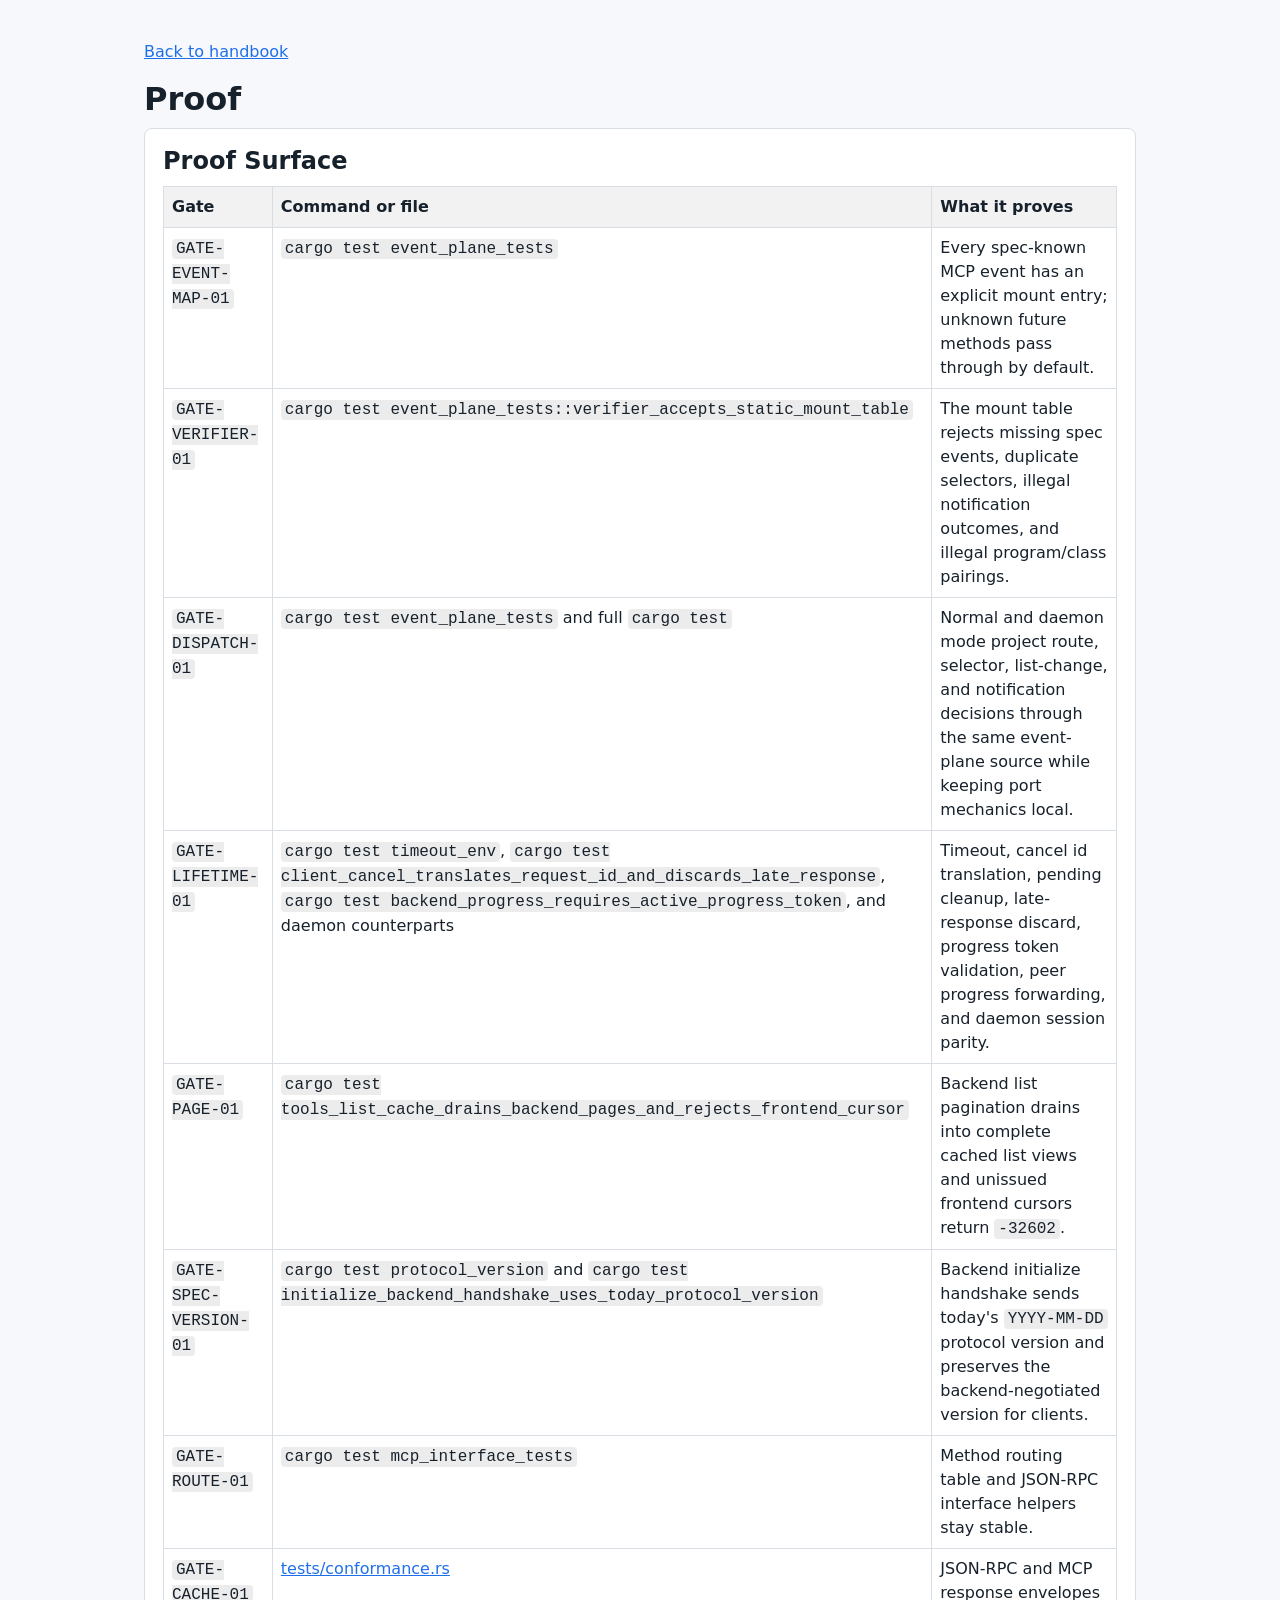
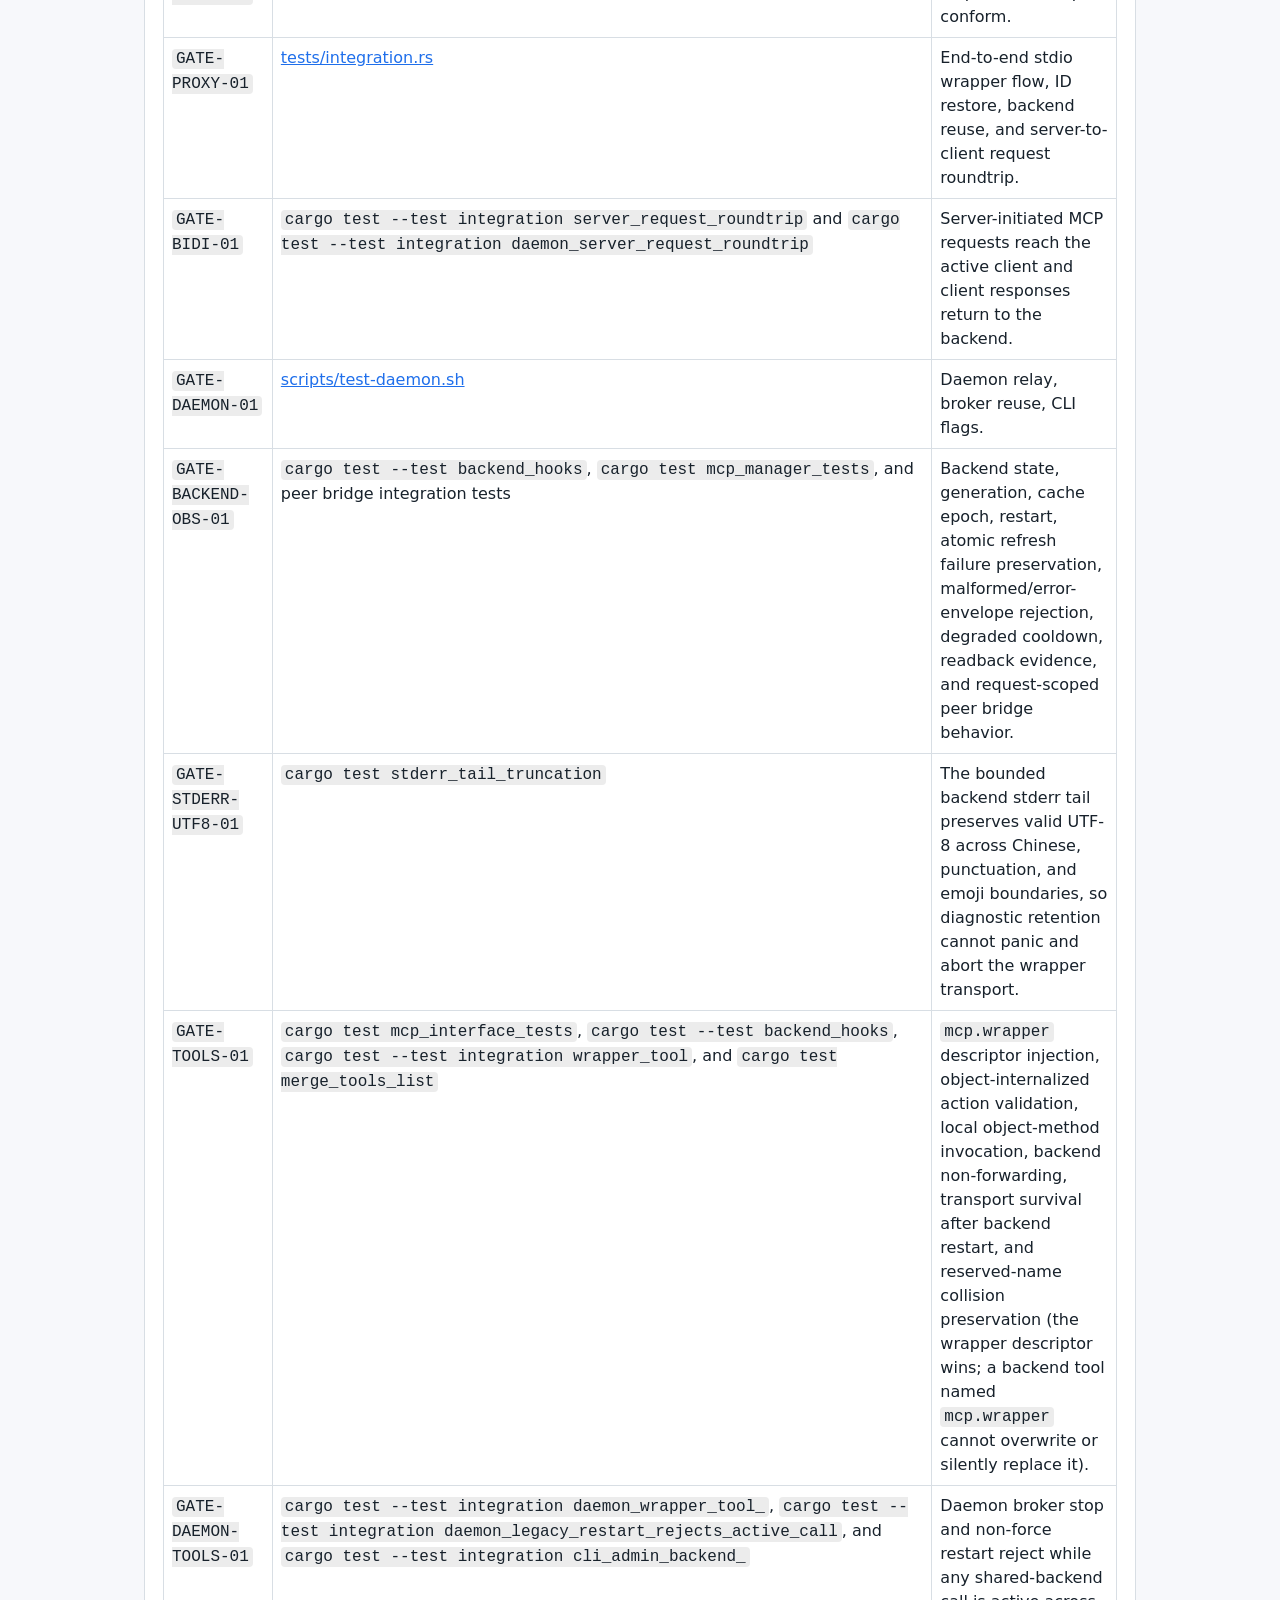
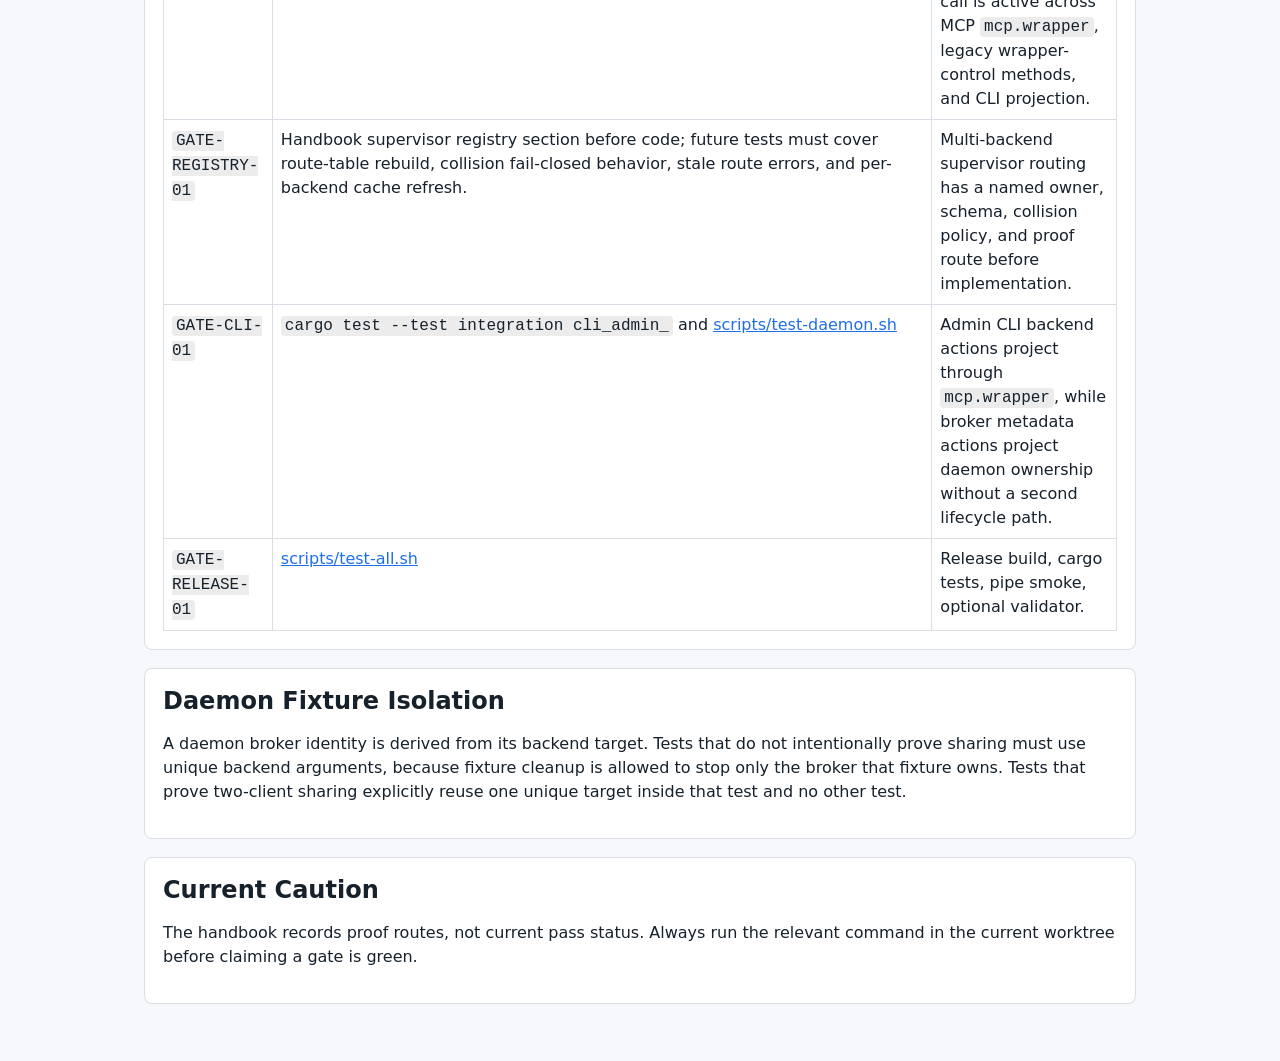
<file: docs/handbook/proof.html>
<!doctype html>
<html lang="en"><head><meta charset="utf-8"><meta name="viewport" content="width=device-width, initial-scale=1"><title>Proof</title><link rel="stylesheet" href="style.css"></head>
<body><main>
<p><a href="index.html">Back to handbook</a></p>
<h1>Proof</h1>
<section>
  <h2>Proof Surface</h2>
  <table>
    <tr><th>Gate</th><th>Command or file</th><th>What it proves</th></tr>
    <tr><td><code>GATE-EVENT-MAP-01</code></td><td><code>cargo test event_plane_tests</code></td><td>Every spec-known MCP event has an explicit mount entry; unknown future methods pass through by default.</td></tr>
    <tr><td><code>GATE-VERIFIER-01</code></td><td><code>cargo test event_plane_tests::verifier_accepts_static_mount_table</code></td><td>The mount table rejects missing spec events, duplicate selectors, illegal notification outcomes, and illegal program/class pairings.</td></tr>
    <tr><td><code>GATE-DISPATCH-01</code></td><td><code>cargo test event_plane_tests</code> and full <code>cargo test</code></td><td>Normal and daemon mode project route, selector, list-change, and notification decisions through the same event-plane source while keeping port mechanics local.</td></tr>
    <tr><td><code>GATE-LIFETIME-01</code></td><td><code>cargo test timeout_env</code>, <code>cargo test client_cancel_translates_request_id_and_discards_late_response</code>, <code>cargo test backend_progress_requires_active_progress_token</code>, and daemon counterparts</td><td>Timeout, cancel id translation, pending cleanup, late-response discard, progress token validation, peer progress forwarding, and daemon session parity.</td></tr>
    <tr><td><code>GATE-PAGE-01</code></td><td><code>cargo test tools_list_cache_drains_backend_pages_and_rejects_frontend_cursor</code></td><td>Backend list pagination drains into complete cached list views and unissued frontend cursors return <code>-32602</code>.</td></tr>
    <tr><td><code>GATE-SPEC-VERSION-01</code></td><td><code>cargo test protocol_version</code> and <code>cargo test initialize_backend_handshake_uses_today_protocol_version</code></td><td>Backend initialize handshake sends today's <code>YYYY-MM-DD</code> protocol version and preserves the backend-negotiated version for clients.</td></tr>
    <tr><td><code>GATE-ROUTE-01</code></td><td><code>cargo test mcp_interface_tests</code></td><td>Method routing table and JSON-RPC interface helpers stay stable.</td></tr>
    <tr><td><code>GATE-CACHE-01</code></td><td><a href="../../tests/conformance.rs">tests/conformance.rs</a></td><td>JSON-RPC and MCP response envelopes conform.</td></tr>
    <tr><td><code>GATE-PROXY-01</code></td><td><a href="../../tests/integration.rs">tests/integration.rs</a></td><td>End-to-end stdio wrapper flow, ID restore, backend reuse, and server-to-client request roundtrip.</td></tr>
    <tr><td><code>GATE-BIDI-01</code></td><td><code>cargo test --test integration server_request_roundtrip</code> and <code>cargo test --test integration daemon_server_request_roundtrip</code></td><td>Server-initiated MCP requests reach the active client and client responses return to the backend.</td></tr>
    <tr><td><code>GATE-DAEMON-01</code></td><td><a href="../../scripts/test-daemon.sh">scripts/test-daemon.sh</a></td><td>Daemon relay, broker reuse, CLI flags.</td></tr>
    <tr><td><code>GATE-BACKEND-OBS-01</code></td><td><code>cargo test --test backend_hooks</code>, <code>cargo test mcp_manager_tests</code>, and peer bridge integration tests</td><td>Backend state, generation, cache epoch, restart, atomic refresh failure preservation, malformed/error-envelope rejection, degraded cooldown, readback evidence, and request-scoped peer bridge behavior.</td></tr>
    <tr><td><code>GATE-STDERR-UTF8-01</code></td><td><code>cargo test stderr_tail_truncation</code></td><td>The bounded backend stderr tail preserves valid UTF-8 across Chinese, punctuation, and emoji boundaries, so diagnostic retention cannot panic and abort the wrapper transport.</td></tr>
    <tr><td><code>GATE-TOOLS-01</code></td><td><code>cargo test mcp_interface_tests</code>, <code>cargo test --test backend_hooks</code>, <code>cargo test --test integration wrapper_tool</code>, and <code>cargo test merge_tools_list</code></td><td><code>mcp.wrapper</code> descriptor injection, object-internalized action validation, local object-method invocation, backend non-forwarding, transport survival after backend restart, and reserved-name collision preservation (the wrapper descriptor wins; a backend tool named <code>mcp.wrapper</code> cannot overwrite or silently replace it).</td></tr>
    <tr><td><code>GATE-DAEMON-TOOLS-01</code></td><td><code>cargo test --test integration daemon_wrapper_tool_</code>, <code>cargo test --test integration daemon_legacy_restart_rejects_active_call</code>, and <code>cargo test --test integration cli_admin_backend_</code></td><td>Daemon broker stop and non-force restart reject while any shared-backend call is active across MCP <code>mcp.wrapper</code>, legacy wrapper-control methods, and CLI projection.</td></tr>
    <tr><td><code>GATE-REGISTRY-01</code></td><td>Handbook supervisor registry section before code; future tests must cover route-table rebuild, collision fail-closed behavior, stale route errors, and per-backend cache refresh.</td><td>Multi-backend supervisor routing has a named owner, schema, collision policy, and proof route before implementation.</td></tr>
    <tr><td><code>GATE-CLI-01</code></td><td><code>cargo test --test integration cli_admin_</code> and <a href="../../scripts/test-daemon.sh">scripts/test-daemon.sh</a></td><td>Admin CLI backend actions project through <code>mcp.wrapper</code>, while broker metadata actions project daemon ownership without a second lifecycle path.</td></tr>
    <tr><td><code>GATE-RELEASE-01</code></td><td><a href="../../scripts/test-all.sh">scripts/test-all.sh</a></td><td>Release build, cargo tests, pipe smoke, optional validator.</td></tr>
  </table>
</section>
<section>
  <h2>Daemon Fixture Isolation</h2>
  <p>A daemon broker identity is derived from its backend target. Tests that do not intentionally prove sharing must use unique backend arguments, because fixture cleanup is allowed to stop only the broker that fixture owns. Tests that prove two-client sharing explicitly reuse one unique target inside that test and no other test.</p>
</section>
<section>
  <h2>Current Caution</h2>
  <p>The handbook records proof routes, not current pass status. Always run the relevant command in the current worktree before claiming a gate is green.</p>
</section>
</main></body></html>
</file>
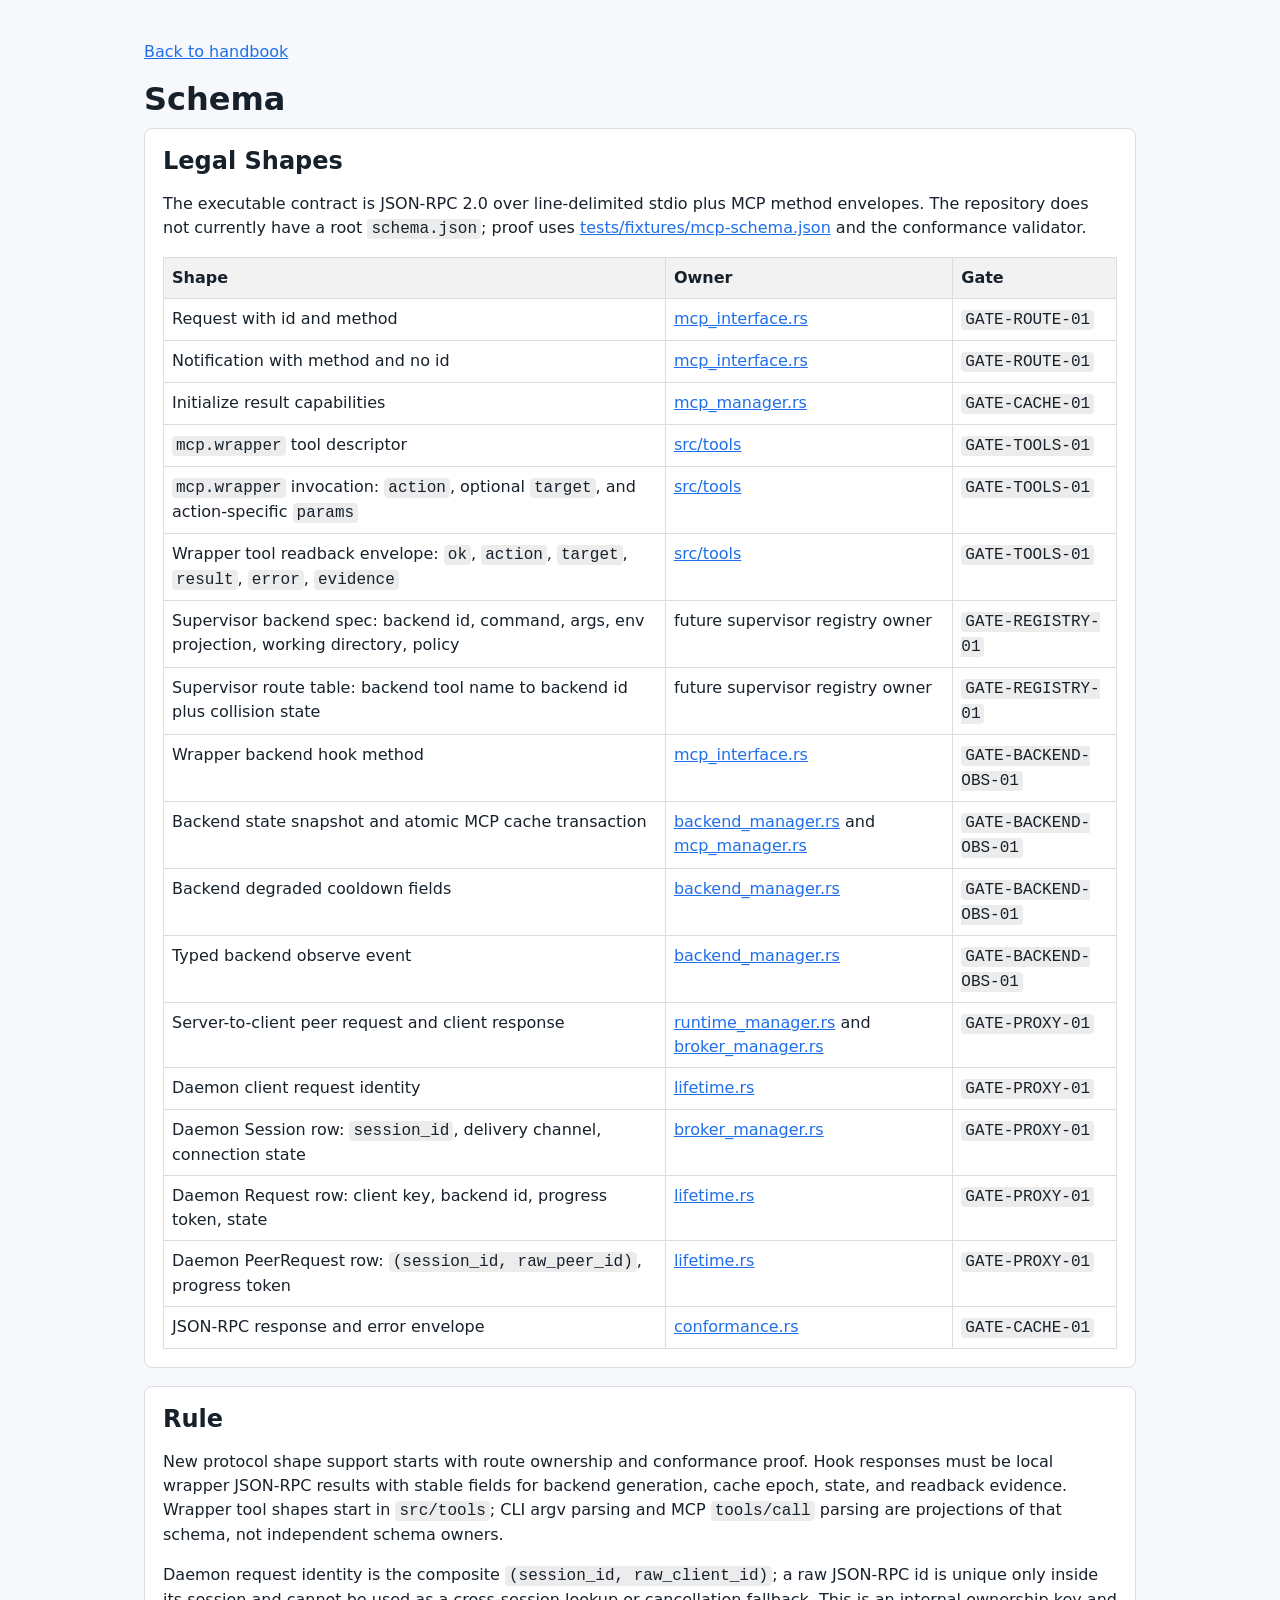
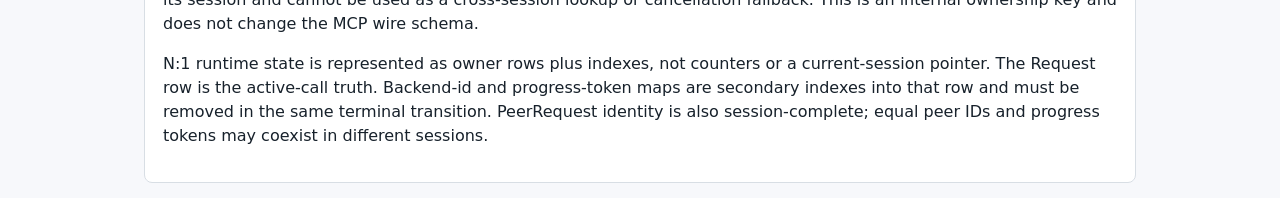
<file: docs/handbook/schema.html>
<!doctype html>
<html lang="en"><head><meta charset="utf-8"><meta name="viewport" content="width=device-width, initial-scale=1"><title>Schema</title><link rel="stylesheet" href="style.css"></head>
<body><main>
<p><a href="index.html">Back to handbook</a></p>
<h1>Schema</h1>
<section>
  <h2>Legal Shapes</h2>
  <p>The executable contract is JSON-RPC 2.0 over line-delimited stdio plus MCP method envelopes. The repository does not currently have a root <code>schema.json</code>; proof uses <a href="../../tests/fixtures/mcp-schema.json">tests/fixtures/mcp-schema.json</a> and the conformance validator.</p>
  <table>
    <tr><th>Shape</th><th>Owner</th><th>Gate</th></tr>
    <tr><td>Request with id and method</td><td><a href="../../src/mcp_interface.rs">mcp_interface.rs</a></td><td><code>GATE-ROUTE-01</code></td></tr>
    <tr><td>Notification with method and no id</td><td><a href="../../src/mcp_interface.rs">mcp_interface.rs</a></td><td><code>GATE-ROUTE-01</code></td></tr>
    <tr><td>Initialize result capabilities</td><td><a href="../../src/mcp_manager.rs">mcp_manager.rs</a></td><td><code>GATE-CACHE-01</code></td></tr>
    <tr><td><code>mcp.wrapper</code> tool descriptor</td><td><a href="../../src/tools/mod.rs">src/tools</a></td><td><code>GATE-TOOLS-01</code></td></tr>
    <tr><td><code>mcp.wrapper</code> invocation: <code>action</code>, optional <code>target</code>, and action-specific <code>params</code></td><td><a href="../../src/tools/mod.rs">src/tools</a></td><td><code>GATE-TOOLS-01</code></td></tr>
    <tr><td>Wrapper tool readback envelope: <code>ok</code>, <code>action</code>, <code>target</code>, <code>result</code>, <code>error</code>, <code>evidence</code></td><td><a href="../../src/tools/mod.rs">src/tools</a></td><td><code>GATE-TOOLS-01</code></td></tr>
    <tr><td>Supervisor backend spec: backend id, command, args, env projection, working directory, policy</td><td>future supervisor registry owner</td><td><code>GATE-REGISTRY-01</code></td></tr>
    <tr><td>Supervisor route table: backend tool name to backend id plus collision state</td><td>future supervisor registry owner</td><td><code>GATE-REGISTRY-01</code></td></tr>
    <tr><td>Wrapper backend hook method</td><td><a href="../../src/mcp_interface.rs">mcp_interface.rs</a></td><td><code>GATE-BACKEND-OBS-01</code></td></tr>
    <tr><td>Backend state snapshot and atomic MCP cache transaction</td><td><a href="../../src/backend_manager.rs">backend_manager.rs</a> and <a href="../../src/mcp_manager.rs">mcp_manager.rs</a></td><td><code>GATE-BACKEND-OBS-01</code></td></tr>
    <tr><td>Backend degraded cooldown fields</td><td><a href="../../src/backend_manager.rs">backend_manager.rs</a></td><td><code>GATE-BACKEND-OBS-01</code></td></tr>
    <tr><td>Typed backend observe event</td><td><a href="../../src/backend_manager.rs">backend_manager.rs</a></td><td><code>GATE-BACKEND-OBS-01</code></td></tr>
    <tr><td>Server-to-client peer request and client response</td><td><a href="../../src/runtime_manager.rs">runtime_manager.rs</a> and <a href="../../src/broker_manager.rs">broker_manager.rs</a></td><td><code>GATE-PROXY-01</code></td></tr>
    <tr><td>Daemon client request identity</td><td><a href="../../src/lifetime.rs">lifetime.rs</a></td><td><code>GATE-PROXY-01</code></td></tr>
    <tr><td>Daemon Session row: <code>session_id</code>, delivery channel, connection state</td><td><a href="../../src/broker_manager.rs">broker_manager.rs</a></td><td><code>GATE-PROXY-01</code></td></tr>
    <tr><td>Daemon Request row: client key, backend id, progress token, state</td><td><a href="../../src/lifetime.rs">lifetime.rs</a></td><td><code>GATE-PROXY-01</code></td></tr>
    <tr><td>Daemon PeerRequest row: <code>(session_id, raw_peer_id)</code>, progress token</td><td><a href="../../src/lifetime.rs">lifetime.rs</a></td><td><code>GATE-PROXY-01</code></td></tr>
    <tr><td>JSON-RPC response and error envelope</td><td><a href="../../tests/conformance.rs">conformance.rs</a></td><td><code>GATE-CACHE-01</code></td></tr>
  </table>
</section>
<section>
  <h2>Rule</h2>
  <p>New protocol shape support starts with route ownership and conformance proof. Hook responses must be local wrapper JSON-RPC results with stable fields for backend generation, cache epoch, state, and readback evidence. Wrapper tool shapes start in <code>src/tools</code>; CLI argv parsing and MCP <code>tools/call</code> parsing are projections of that schema, not independent schema owners.</p>
  <p>Daemon request identity is the composite <code>(session_id, raw_client_id)</code>; a raw JSON-RPC id is unique only inside its session and cannot be used as a cross-session lookup or cancellation fallback. This is an internal ownership key and does not change the MCP wire schema.</p>
  <p>N:1 runtime state is represented as owner rows plus indexes, not counters or a current-session pointer. The Request row is the active-call truth. Backend-id and progress-token maps are secondary indexes into that row and must be removed in the same terminal transition. PeerRequest identity is also session-complete; equal peer IDs and progress tokens may coexist in different sessions.</p>
</section>
</main></body></html>
</file>
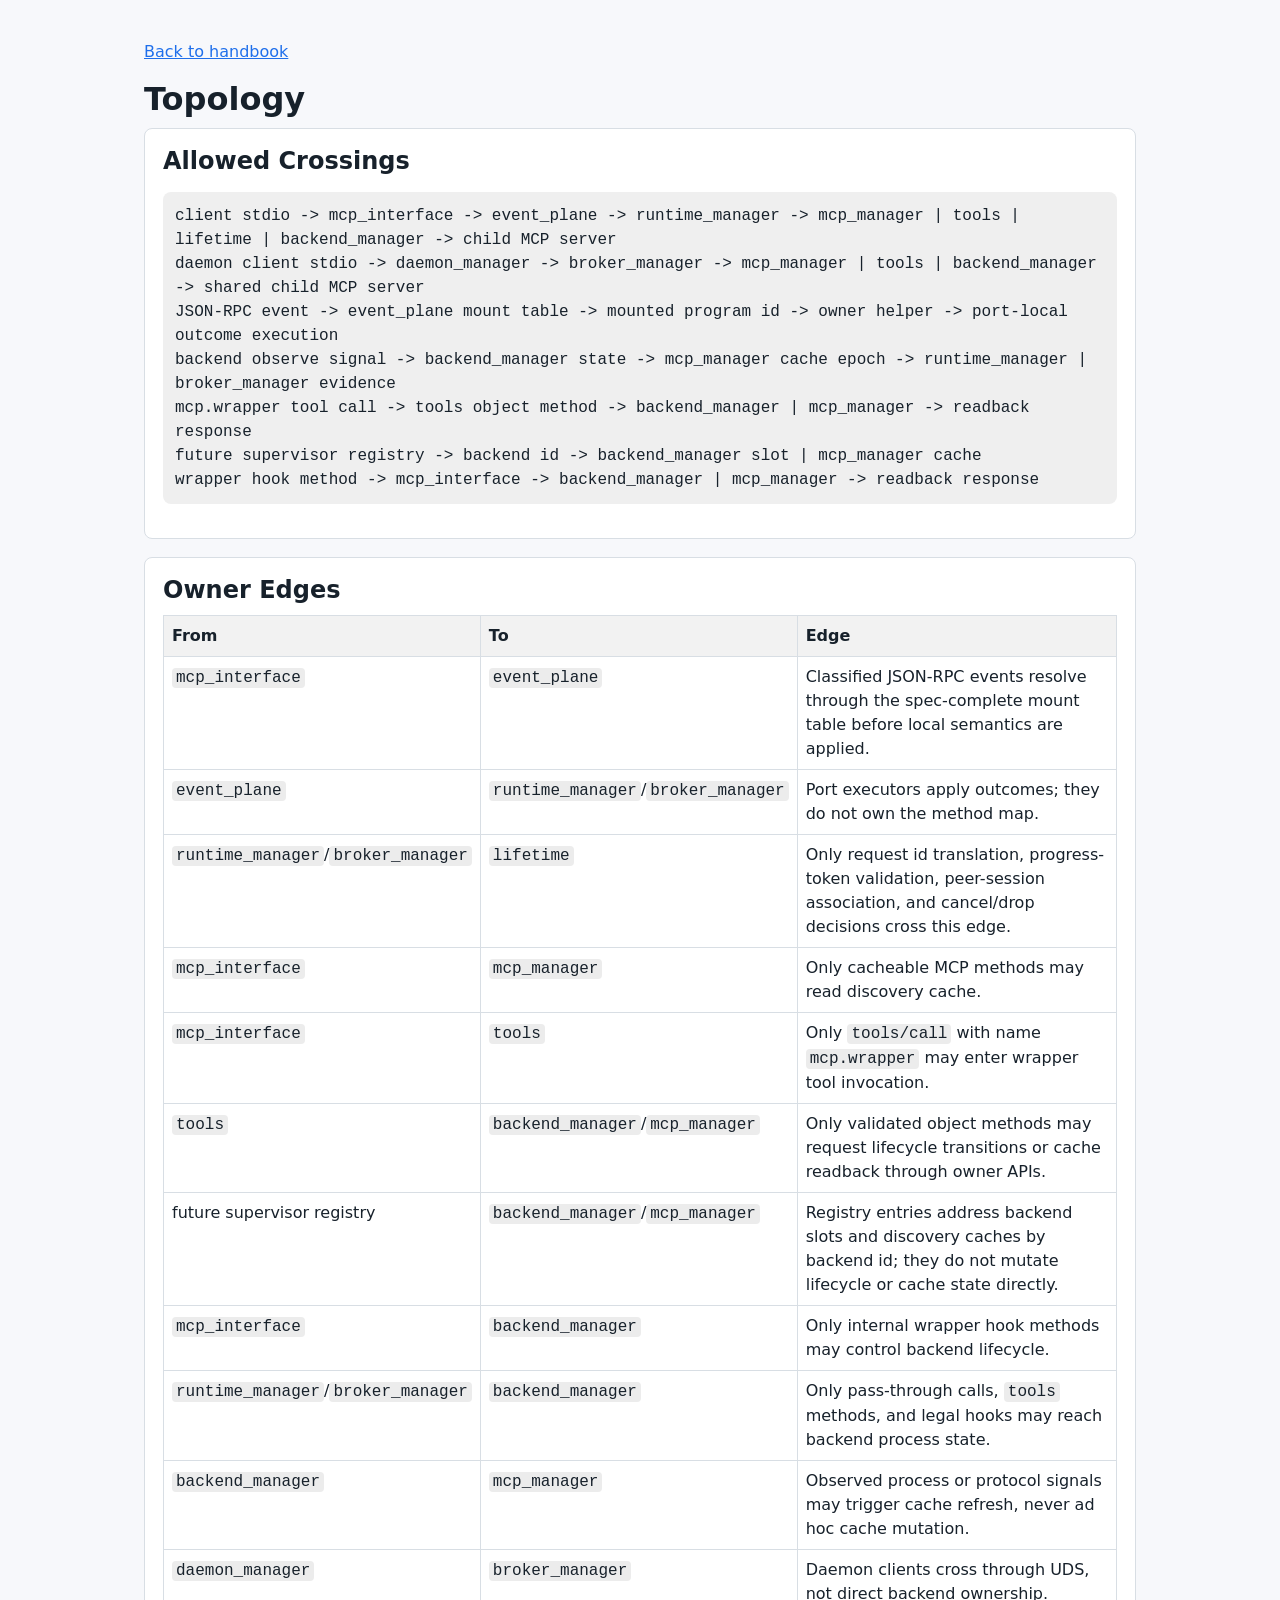
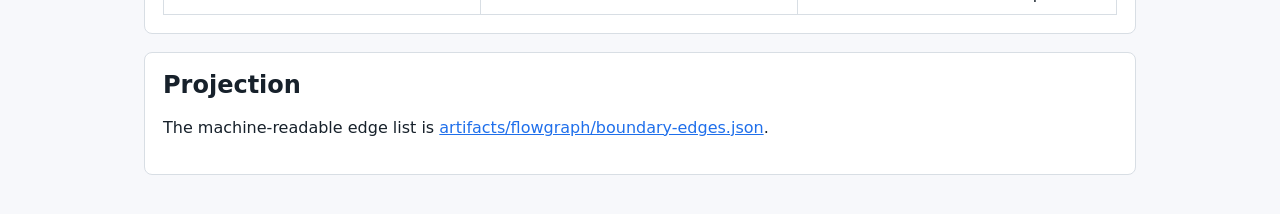
<file: docs/handbook/topology.html>
<!doctype html>
<html lang="en"><head><meta charset="utf-8"><meta name="viewport" content="width=device-width, initial-scale=1"><title>Topology</title><link rel="stylesheet" href="style.css"></head>
<body><main>
<p><a href="index.html">Back to handbook</a></p>
<h1>Topology</h1>
<section>
  <h2>Allowed Crossings</h2>
  <pre>client stdio -> mcp_interface -> event_plane -> runtime_manager -> mcp_manager | tools | lifetime | backend_manager -> child MCP server
daemon client stdio -> daemon_manager -> broker_manager -> mcp_manager | tools | backend_manager -> shared child MCP server
JSON-RPC event -> event_plane mount table -> mounted program id -> owner helper -> port-local outcome execution
backend observe signal -> backend_manager state -> mcp_manager cache epoch -> runtime_manager | broker_manager evidence
mcp.wrapper tool call -> tools object method -> backend_manager | mcp_manager -> readback response
future supervisor registry -> backend id -> backend_manager slot | mcp_manager cache
wrapper hook method -> mcp_interface -> backend_manager | mcp_manager -> readback response</pre>
</section>
<section>
  <h2>Owner Edges</h2>
  <table>
    <tr><th>From</th><th>To</th><th>Edge</th></tr>
    <tr><td><code>mcp_interface</code></td><td><code>event_plane</code></td><td>Classified JSON-RPC events resolve through the spec-complete mount table before local semantics are applied.</td></tr>
    <tr><td><code>event_plane</code></td><td><code>runtime_manager</code>/<code>broker_manager</code></td><td>Port executors apply outcomes; they do not own the method map.</td></tr>
    <tr><td><code>runtime_manager</code>/<code>broker_manager</code></td><td><code>lifetime</code></td><td>Only request id translation, progress-token validation, peer-session association, and cancel/drop decisions cross this edge.</td></tr>
    <tr><td><code>mcp_interface</code></td><td><code>mcp_manager</code></td><td>Only cacheable MCP methods may read discovery cache.</td></tr>
    <tr><td><code>mcp_interface</code></td><td><code>tools</code></td><td>Only <code>tools/call</code> with name <code>mcp.wrapper</code> may enter wrapper tool invocation.</td></tr>
    <tr><td><code>tools</code></td><td><code>backend_manager</code>/<code>mcp_manager</code></td><td>Only validated object methods may request lifecycle transitions or cache readback through owner APIs.</td></tr>
    <tr><td>future supervisor registry</td><td><code>backend_manager</code>/<code>mcp_manager</code></td><td>Registry entries address backend slots and discovery caches by backend id; they do not mutate lifecycle or cache state directly.</td></tr>
    <tr><td><code>mcp_interface</code></td><td><code>backend_manager</code></td><td>Only internal wrapper hook methods may control backend lifecycle.</td></tr>
    <tr><td><code>runtime_manager</code>/<code>broker_manager</code></td><td><code>backend_manager</code></td><td>Only pass-through calls, <code>tools</code> methods, and legal hooks may reach backend process state.</td></tr>
    <tr><td><code>backend_manager</code></td><td><code>mcp_manager</code></td><td>Observed process or protocol signals may trigger cache refresh, never ad hoc cache mutation.</td></tr>
    <tr><td><code>daemon_manager</code></td><td><code>broker_manager</code></td><td>Daemon clients cross through UDS, not direct backend ownership.</td></tr>
  </table>
</section>
<section>
  <h2>Projection</h2>
  <p>The machine-readable edge list is <a href="../../artifacts/flowgraph/boundary-edges.json">artifacts/flowgraph/boundary-edges.json</a>.</p>
</section>
</main></body></html>
</file>
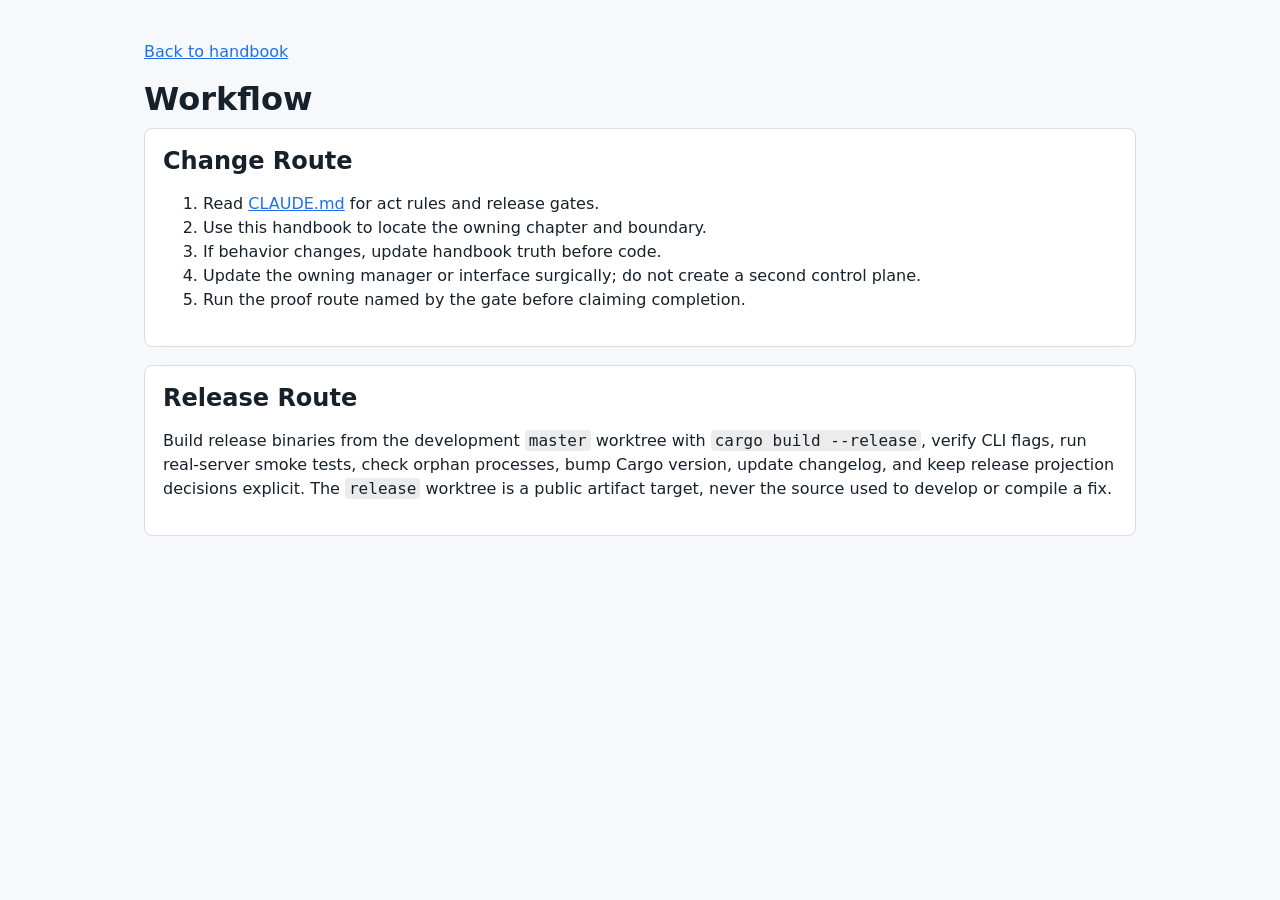
<file: docs/handbook/workflow.html>
<!doctype html>
<html lang="en"><head><meta charset="utf-8"><meta name="viewport" content="width=device-width, initial-scale=1"><title>Workflow</title><link rel="stylesheet" href="style.css"></head>
<body><main>
<p><a href="index.html">Back to handbook</a></p>
<h1>Workflow</h1>
<section>
  <h2>Change Route</h2>
  <ol>
    <li>Read <a href="../../CLAUDE.md">CLAUDE.md</a> for act rules and release gates.</li>
    <li>Use this handbook to locate the owning chapter and boundary.</li>
    <li>If behavior changes, update handbook truth before code.</li>
    <li>Update the owning manager or interface surgically; do not create a second control plane.</li>
    <li>Run the proof route named by the gate before claiming completion.</li>
  </ol>
</section>
<section>
  <h2>Release Route</h2>
  <p>Build release binaries from the development <code>master</code> worktree with <code>cargo build --release</code>, verify CLI flags, run real-server smoke tests, check orphan processes, bump Cargo version, update changelog, and keep release projection decisions explicit. The <code>release</code> worktree is a public artifact target, never the source used to develop or compile a fix.</p>
</section>
</main></body></html>
</file>
<file: docs/handbook/style.css>
:root { color-scheme: light dark; --fg:#17212b; --bg:#f7f8fb; --panel:#fff; --line:#d8dee4; --accent:#1f6feb; }
@media (prefers-color-scheme: dark) { :root { --fg:#e6edf3; --bg:#0d1117; --panel:#161b22; --line:#30363d; --accent:#58a6ff; } }
* { box-sizing: border-box; }
body { margin:0; font:16px/1.5 system-ui, sans-serif; color:var(--fg); background:var(--bg); }
main { max-width:1040px; margin:0 auto; padding:24px; }
section { margin:0 0 18px; border:1px solid var(--line); border-radius:8px; padding:18px; background:var(--panel); }
h1, h2 { margin:0 0 10px; line-height:1.2; }
a { color:var(--accent); }
code { padding:1px 4px; border-radius:4px; background:rgba(127,127,127,.15); }
pre { white-space:pre-wrap; padding:12px; border-radius:8px; background:rgba(127,127,127,.12); overflow:auto; }
table { width:100%; border-collapse:collapse; margin-top:8px; }
th, td { border:1px solid var(--line); padding:8px; text-align:left; vertical-align:top; }
th { background:rgba(127,127,127,.10); }
</file>
